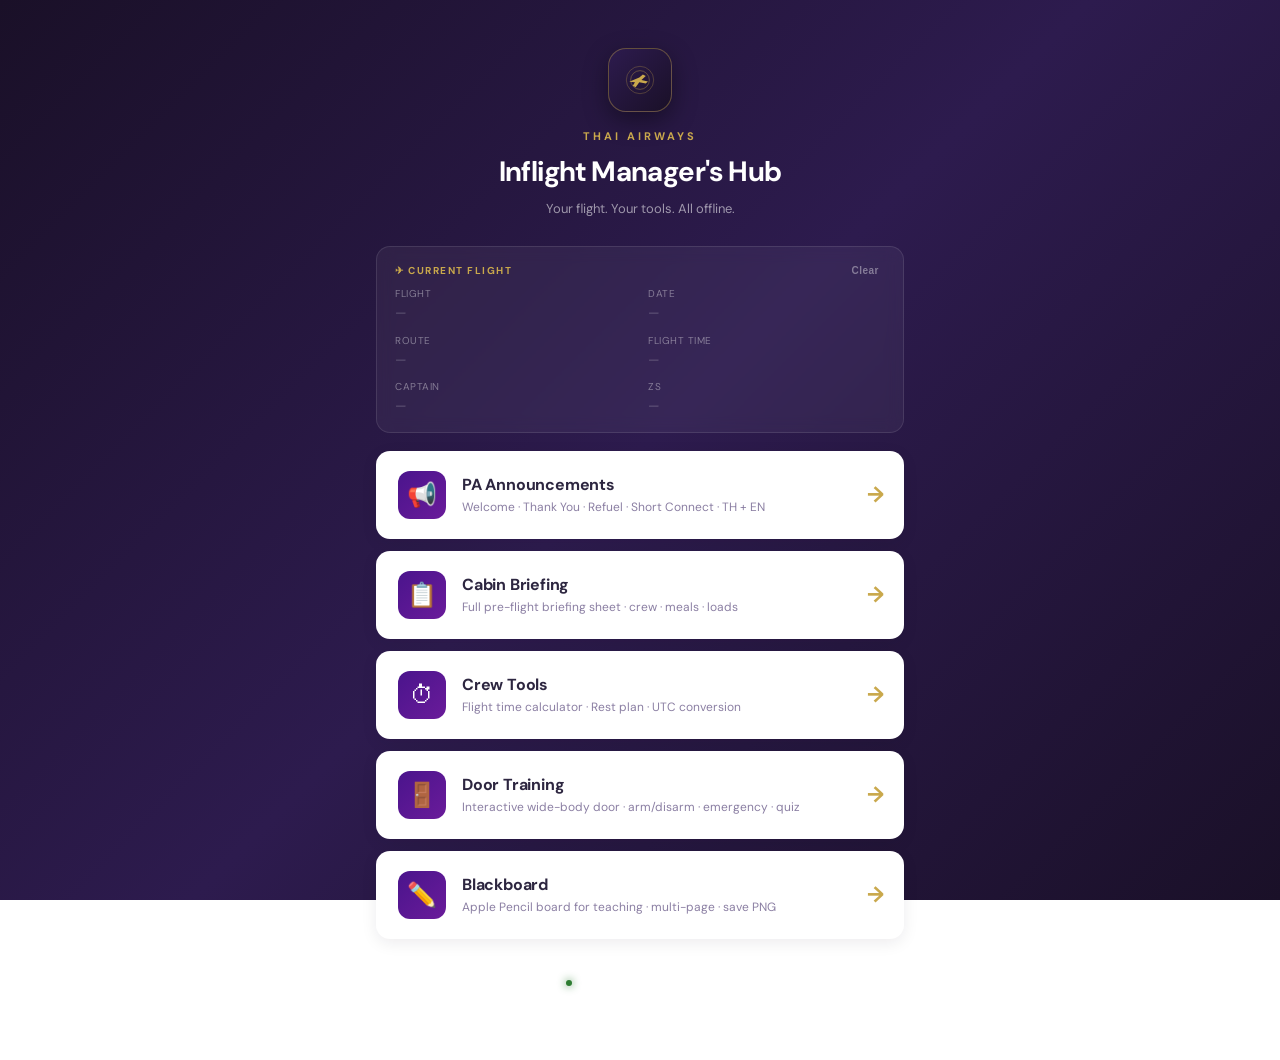
<file: index.html>
<!DOCTYPE html>
<html lang="en">
<head>
<meta charset="UTF-8">
<meta name="viewport" content="width=device-width, initial-scale=1.0, viewport-fit=cover, user-scalable=no">
<meta name="apple-mobile-web-app-capable" content="yes">
<meta name="apple-mobile-web-app-status-bar-style" content="black-translucent">
<meta name="apple-mobile-web-app-title" content="IM Hub">
<meta name="theme-color" content="#1a1028">
<title>Inflight Manager's Hub</title>
<link rel="manifest" href="./manifest.json">
<link rel="icon" type="image/svg+xml" href="./icons/icon.svg">
<link rel="apple-touch-icon" href="./icons/icon-192.png">
<link rel="preconnect" href="https://fonts.googleapis.com">
<link rel="preconnect" href="https://fonts.gstatic.com" crossorigin>
<link href="https://fonts.googleapis.com/css2?family=Noto+Sans+Thai:wght@300;400;600;700&family=DM+Sans:wght@300;400;500;600;700&family=JetBrains+Mono:wght@400;600&display=swap" rel="stylesheet">
<link rel="stylesheet" href="./shared/theme.css">
<style>
  /* ===== HUB HOME ===== */
  .hero {
    text-align: center;
    padding: 48px 20px 28px;
    color: #fff;
    padding-top: calc(48px + env(safe-area-inset-top));
  }
  .hero .mark {
    display: inline-flex;
    align-items: center;
    justify-content: center;
    width: 64px;
    height: 64px;
    border-radius: 18px;
    background: linear-gradient(135deg, #2d1b4e, #1a1028);
    border: 1.5px solid rgba(201, 168, 76, 0.4);
    margin-bottom: 16px;
    box-shadow: 0 8px 24px rgba(0,0,0,0.4);
  }
  .hero .mark svg { width: 36px; height: 36px; }
  .hero .brand {
    font-size: 11px;
    letter-spacing: 3px;
    text-transform: uppercase;
    color: var(--tg-gold);
    font-weight: 700;
    margin-bottom: 6px;
  }
  .hero h1 {
    font-size: 28px;
    font-weight: 700;
    letter-spacing: -0.6px;
    margin-bottom: 6px;
  }
  .hero .tagline {
    font-size: 13px;
    color: rgba(255,255,255,0.55);
  }

  /* Flight context card */
  .ctx-card {
    background: rgba(255,255,255,0.05);
    border: 1px solid rgba(255,255,255,0.1);
    border-radius: var(--radius);
    padding: 16px 18px;
    margin-bottom: 18px;
    color: rgba(255,255,255,0.85);
    backdrop-filter: blur(8px);
    -webkit-backdrop-filter: blur(8px);
  }
  .ctx-card .ctx-label {
    font-size: 10px;
    font-weight: 700;
    text-transform: uppercase;
    letter-spacing: 1.5px;
    color: var(--tg-gold);
    margin-bottom: 8px;
    display: flex;
    align-items: center;
    justify-content: space-between;
  }
  .ctx-card .ctx-clear {
    background: none;
    border: none;
    color: rgba(255,255,255,0.4);
    font-size: 10px;
    font-weight: 600;
    letter-spacing: 0.5px;
    cursor: pointer;
    padding: 2px 6px;
  }
  .ctx-card .ctx-clear:hover { color: rgba(255,255,255,0.8); }
  .ctx-grid {
    display: grid;
    grid-template-columns: 1fr 1fr;
    gap: 10px 16px;
    font-size: 13px;
  }
  .ctx-grid > div { display: flex; flex-direction: column; gap: 2px; }
  .ctx-grid .k {
    font-size: 10px;
    text-transform: uppercase;
    color: rgba(255,255,255,0.4);
    letter-spacing: 0.5px;
  }
  .ctx-grid .v {
    font-family: 'JetBrains Mono', monospace;
    font-weight: 600;
    color: #fff;
  }
  .ctx-grid .v.empty { color: rgba(255,255,255,0.25); font-style: italic; font-family: inherit; font-weight: 400; }

  /* Plugin tiles */
  .tiles {
    display: flex;
    flex-direction: column;
    gap: 12px;
  }
  .tile {
    display: flex;
    align-items: center;
    gap: 16px;
    padding: 20px 22px;
    background: var(--card-bg);
    border-radius: var(--radius);
    text-decoration: none;
    color: var(--text);
    box-shadow: var(--shadow);
    transition: transform 0.15s var(--ease), box-shadow 0.2s var(--ease);
    position: relative;
    overflow: hidden;
  }
  .tile:active { transform: scale(0.98); }
  .tile:hover { box-shadow: var(--shadow-lg); }
  .tile::after {
    content: '→';
    position: absolute;
    right: 20px;
    font-size: 22px;
    color: var(--tg-gold);
    font-weight: 700;
  }
  .tile-icon {
    width: 48px;
    height: 48px;
    border-radius: 12px;
    display: flex;
    align-items: center;
    justify-content: center;
    font-size: 24px;
    flex-shrink: 0;
    background: linear-gradient(135deg, var(--tg-purple) 0%, var(--tg-purple-light) 100%);
    color: #fff;
  }
  .tile-body { flex: 1; min-width: 0; padding-right: 24px; }
  .tile-title {
    font-size: 16px;
    font-weight: 700;
    color: var(--text);
    margin-bottom: 2px;
    letter-spacing: -0.2px;
  }
  .tile-desc {
    font-size: 12px;
    color: var(--text-muted);
    line-height: 1.45;
  }

  .footer {
    text-align: center;
    margin-top: 32px;
    font-size: 11px;
    color: rgba(255,255,255,0.3);
    letter-spacing: 0.5px;
  }
  .footer .status {
    display: inline-flex;
    align-items: center;
    gap: 6px;
    padding: 4px 10px;
    border-radius: 10px;
    background: rgba(255,255,255,0.06);
    margin-bottom: 8px;
  }
  .footer .dot {
    width: 6px; height: 6px; border-radius: 50%;
    background: var(--tg-green);
    box-shadow: 0 0 8px var(--tg-green);
  }
  .footer .dot.offline { background: var(--tg-amber); box-shadow: 0 0 8px var(--tg-amber); }
</style>
</head>
<body>

<div class="hero">
  <div class="mark">
    <svg viewBox="0 0 100 100" fill="none">
      <circle cx="50" cy="50" r="38" stroke="#c9a84c" stroke-width="2" opacity="0.4"/>
      <circle cx="50" cy="50" r="26" stroke="#c9a84c" stroke-width="1.5" opacity="0.7"/>
      <path d="M 20 55 L 48 43 L 58 35 L 66 39 L 54 50 L 72 54 L 66 60 L 48 56 L 38 70 L 30 66 L 36 56 Z" fill="#c9a84c"/>
    </svg>
  </div>
  <div class="brand">Thai Airways</div>
  <h1>Inflight Manager's Hub</h1>
  <div class="tagline">Your flight. Your tools. All offline.</div>
</div>

<div class="container">

  <div class="ctx-card" id="ctxCard">
    <div class="ctx-label">
      <span>✈ Current Flight</span>
      <button class="ctx-clear" id="ctxClear">Clear</button>
    </div>
    <div class="ctx-grid" id="ctxGrid"></div>
  </div>

  <div class="tiles">
    <a class="tile" href="./plugins/announcement/">
      <div class="tile-icon">📢</div>
      <div class="tile-body">
        <div class="tile-title">PA Announcements</div>
        <div class="tile-desc">Welcome · Thank You · Refuel · Short Connect · TH + EN</div>
      </div>
    </a>
    <a class="tile" href="./plugins/briefing/">
      <div class="tile-icon">📋</div>
      <div class="tile-body">
        <div class="tile-title">Cabin Briefing</div>
        <div class="tile-desc">Full pre-flight briefing sheet · crew · meals · loads</div>
      </div>
    </a>
    <a class="tile" href="./plugins/crew-tools/">
      <div class="tile-icon">⏱</div>
      <div class="tile-body">
        <div class="tile-title">Crew Tools</div>
        <div class="tile-desc">Flight time calculator · Rest plan · UTC conversion</div>
      </div>
    </a>
    <a class="tile" href="./plugins/door-training/">
      <div class="tile-icon">🚪</div>
      <div class="tile-body">
        <div class="tile-title">Door Training</div>
        <div class="tile-desc">Interactive wide-body door · arm/disarm · emergency · quiz</div>
      </div>
    </a>
    <a class="tile" href="./plugins/blackboard/">
      <div class="tile-icon">✏️</div>
      <div class="tile-body">
        <div class="tile-title">Blackboard</div>
        <div class="tile-desc">Apple Pencil board for teaching · multi-page · save PNG</div>
      </div>
    </a>
  </div>

  <div class="footer">
    <div class="status">
      <span class="dot" id="netDot"></span>
      <span id="netLabel">Online · Ready for offline</span>
    </div>
    <div>v1.0.0 · Private tool</div>
  </div>

</div>

<script type="module">
  import { FlightContext } from './shared/flight-context.js';
  import { registerSW } from './shared/ui.js';

  registerSW('./sw.js', './');

  // ===== Render flight context summary =====
  const grid = document.getElementById('ctxGrid');
  const ctxClear = document.getElementById('ctxClear');

  function fmt(val, empty = '—') {
    if (val == null || val === '' || val === 0) return `<span class="v empty">${empty}</span>`;
    return `<span class="v">${String(val)}</span>`;
  }
  function fmtTime(t) {
    if (!t || (t.h == null && t.m == null)) return `<span class="v empty">—</span>`;
    return `<span class="v">${t.h ?? 0}h ${String(t.m ?? 0).padStart(2,'0')}m</span>`;
  }

  function render(ctx) {
    grid.innerHTML = `
      <div><span class="k">Flight</span>${fmt(ctx.flightNo)}</div>
      <div><span class="k">Date</span>${fmt(ctx.date)}</div>
      <div><span class="k">Route</span>${fmt(ctx.dep.airport && ctx.arr.airport ? `${ctx.dep.airport} → ${ctx.arr.airport}` : '')}</div>
      <div><span class="k">Flight time</span>${fmtTime(ctx.flightTime)}</div>
      <div><span class="k">Captain</span>${fmt(ctx.pic)}</div>
      <div><span class="k">ZS</span>${fmt(ctx.zs)}</div>
    `;
  }

  render(FlightContext.load());
  FlightContext.subscribe(render);

  ctxClear.addEventListener('click', () => {
    if (confirm('Clear current flight data from all plugins?')) {
      FlightContext.clear();
    }
  });

  // ===== Network status =====
  const dot = document.getElementById('netDot');
  const label = document.getElementById('netLabel');
  function updateNet() {
    if (navigator.onLine) {
      dot.classList.remove('offline');
      label.textContent = 'Online · Ready for offline';
    } else {
      dot.classList.add('offline');
      label.textContent = 'Offline · Running locally';
    }
  }
  updateNet();
  window.addEventListener('online', updateNet);
  window.addEventListener('offline', updateNet);
</script>

</body>
</html>
</file>
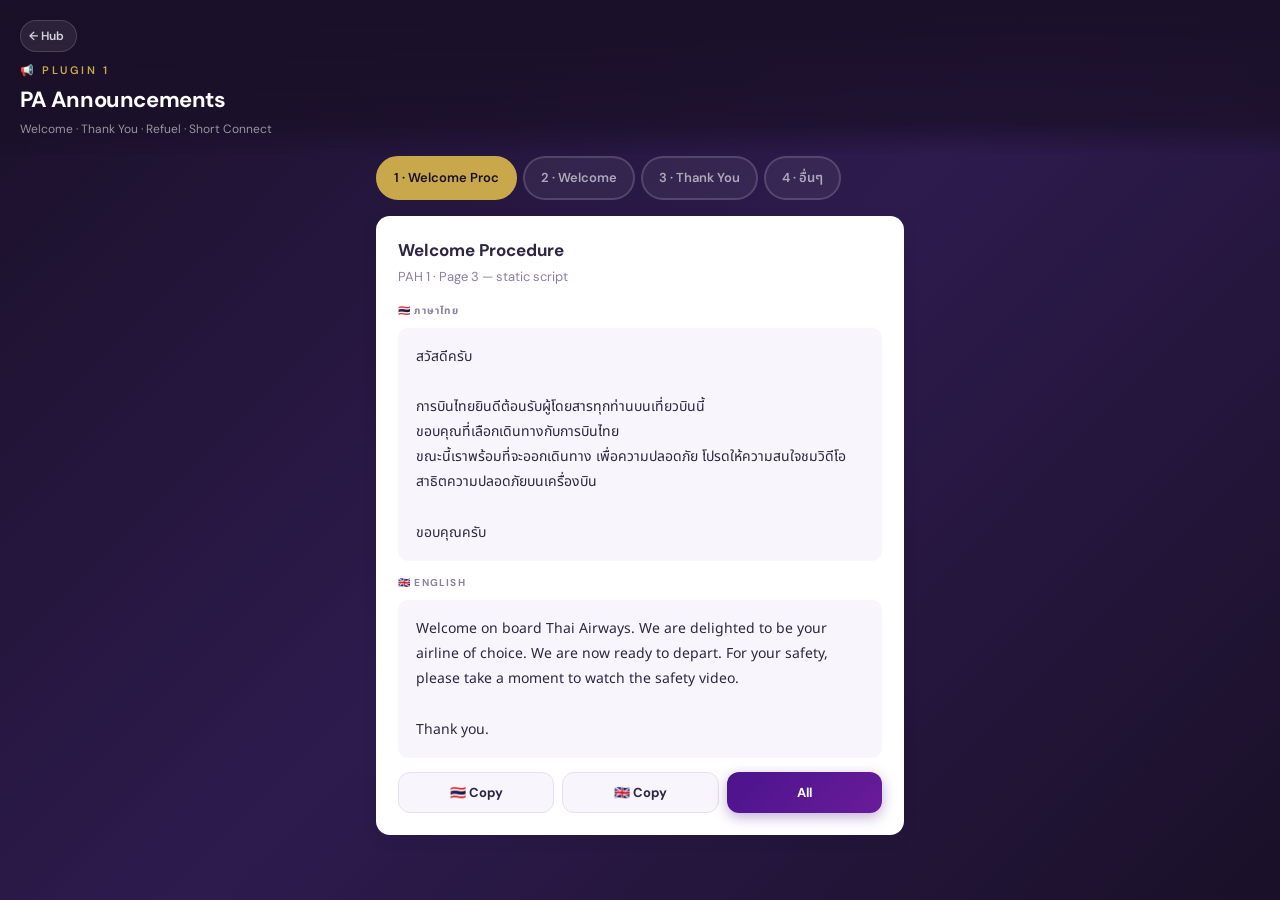
<file: plugins/announcement/index.html>
<!DOCTYPE html>
<html lang="th">
<head>
<meta charset="UTF-8">
<meta name="viewport" content="width=device-width, initial-scale=1.0, viewport-fit=cover, user-scalable=no">
<meta name="apple-mobile-web-app-capable" content="yes">
<meta name="apple-mobile-web-app-status-bar-style" content="black-translucent">
<meta name="theme-color" content="#1a1028">
<title>PA Announcements · IM Hub</title>
<link rel="manifest" href="../../manifest.json">
<link rel="icon" type="image/svg+xml" href="../../icons/icon.svg">
<link rel="apple-touch-icon" href="../../icons/icon-192.png">
<link rel="preconnect" href="https://fonts.googleapis.com">
<link rel="preconnect" href="https://fonts.gstatic.com" crossorigin>
<link href="https://fonts.googleapis.com/css2?family=Noto+Sans+Thai:wght@300;400;600;700&family=DM+Sans:wght@300;400;500;600;700&family=JetBrains+Mono:wght@400;600&display=swap" rel="stylesheet">
<link rel="stylesheet" href="../../shared/theme.css">
<style>
  /* Plugin-specific: flight badge & static PA blocks */
  .flight-badge {
    display: flex;
    align-items: center;
    justify-content: space-between;
    gap: 10px;
    padding: 10px 14px;
    background: linear-gradient(135deg, rgba(74,20,140,0.08), rgba(201,168,76,0.08));
    border: 1px solid rgba(201,168,76,0.3);
    border-radius: 10px;
    margin-top: 10px;
    font-size: 12px;
  }
  .flight-badge .route {
    font-family: 'JetBrains Mono', monospace;
    font-weight: 700;
    color: var(--tg-purple);
  }
  .flight-badge .detail { color: var(--text-muted); }

  .cs-status { margin-top: 6px; font-size: 11px; }
  .cs-status .auto {
    color: var(--tg-green);
    display: inline-flex;
    align-items: center;
    gap: 5px;
    font-weight: 600;
  }
  .cs-status .auto::before {
    content: '';
    width: 6px; height: 6px; border-radius: 50%;
    background: var(--tg-green);
  }
  .cs-status .manual { color: var(--tg-amber); font-weight: 600; }

  /* Static PA content blocks */
  .pa-body {
    background: var(--input-bg);
    border-radius: 10px;
    padding: 16px 18px;
    margin: 10px 0 14px;
    font-family: 'Noto Sans Thai', 'DM Sans', sans-serif;
    font-size: 14px;
    line-height: 1.8;
    white-space: pre-wrap;
  }
  .pa-lang-label {
    font-size: 10px;
    text-transform: uppercase;
    letter-spacing: 1.2px;
    color: var(--text-muted);
    font-weight: 700;
    margin-bottom: 6px;
  }
  .pa-lang-label:not(:first-child) { margin-top: 14px; }
  .pa-divider {
    border: none;
    border-top: 1px dashed var(--border-strong);
    margin: 12px 0;
  }

  .copy-row {
    display: flex;
    gap: 8px;
  }
  .copy-row .btn { margin-top: 0; padding: 11px 14px; font-size: 13px; }

  .sub-nav {
    display: flex;
    gap: 8px;
    margin-bottom: 14px;
  }
  .sub-nav .section-btn { flex: 1; padding: 11px 10px; font-size: 12px; }

  .sub-panel { display: none; }
  .sub-panel.active { display: block; animation: fadeIn 0.3s var(--ease); }
</style>
</head>
<body>

<header class="app-header">
  <a href="../../" class="back-btn">← Hub</a>
  <div class="logo">📢 Plugin 1</div>
  <h1>PA Announcements</h1>
  <div class="sub">Welcome · Thank You · Refuel · Short Connect</div>
</header>

<div class="container">

  <!-- Section Nav -->
  <div class="section-nav">
    <button class="section-btn active" data-section="welcome-proc">1 · Welcome Proc</button>
    <button class="section-btn" data-section="welcome-ann">2 · Welcome</button>
    <button class="section-btn" data-section="thankyou">3 · Thank You</button>
    <button class="section-btn" data-section="others">4 · อื่นๆ</button>
  </div>

  <!-- ========== 1: WELCOME PROCEDURE ========== -->
  <div id="panel-welcome-proc" class="section-panel active">
    <div class="card">
      <h2>Welcome Procedure</h2>
      <div class="card-sub">PAH 1 · Page 3 — static script</div>

      <div class="pa-lang-label">🇹🇭 ภาษาไทย</div>
      <div class="pa-body" id="wp-th">สวัสดีครับ

การบินไทยยินดีต้อนรับผู้โดยสารทุกท่านบนเที่ยวบินนี้
ขอบคุณที่เลือกเดินทางกับการบินไทย
ขณะนี้เราพร้อมที่จะออกเดินทาง เพื่อความปลอดภัย โปรดให้ความสนใจชมวิดีโอสาธิตความปลอดภัยบนเครื่องบิน

ขอบคุณครับ</div>

      <div class="pa-lang-label">🇬🇧 English</div>
      <div class="pa-body" id="wp-en">Welcome on board Thai Airways. We are delighted to be your airline of choice. We are now ready to depart. For your safety, please take a moment to watch the safety video.

Thank you.</div>

      <div class="copy-row">
        <button class="btn btn-ghost" data-copy-ids="wp-th">🇹🇭 Copy</button>
        <button class="btn btn-ghost" data-copy-ids="wp-en">🇬🇧 Copy</button>
        <button class="btn btn-primary" data-copy-ids="wp-th,wp-en">All</button>
      </div>
    </div>
  </div>

  <!-- ========== 2: WELCOME ANNOUNCEMENT (generator) ========== -->
  <div id="panel-welcome-ann" class="section-panel">
    <div class="card">
      <div class="card-title">Flight</div>
      <div class="fg">
        <label>Flight Number</label>
        <input type="text" id="flightInput" class="mono center" placeholder="TG910" maxlength="7" autocomplete="off" inputmode="text">
      </div>
      <div id="flightInfo" class="hidden"></div>
    </div>

    <div class="card">
      <div class="card-title">Crew & Flight time</div>
      <div class="fg">
        <label>กัปตัน / Captain</label>
        <input type="text" id="captainInput" placeholder="ชื่อกัปตัน">
      </div>
      <div class="fg">
        <label>หัวหน้าพนักงานต้อนรับ / Zone Supervisor</label>
        <input type="text" id="zsInput" placeholder="ชื่อ ZS">
      </div>
      <div class="fg">
        <label>Codeshare</label>
        <input type="text" id="codeshareInput" placeholder="สายการบิน codeshare">
        <div class="cs-status" id="codeshareStatus"></div>
      </div>
      <div class="fg">
        <label>สนามบิน / Airport <span style="color:var(--text-muted);font-weight:500">(แก้ไขได้ · edit to override)</span></label>
        <input type="text" id="airportInput" placeholder="auto-filled from flight">
      </div>
      <div class="fg">
        <label>เวลาบิน / Flight time</label>
        <div class="row">
          <div class="fg"><input type="number" id="hoursInput" class="mono center" placeholder="ชม." min="0" max="20" inputmode="numeric"></div>
          <div class="fg"><input type="number" id="minutesInput" class="mono center" placeholder="นาที" min="0" max="59" inputmode="numeric"></div>
        </div>
      </div>
      <button class="btn btn-primary" id="btnGenerate">สร้างคำประกาศ / Generate</button>
    </div>

    <div id="outputArea" class="output-area">
      <div class="output-card">
        <div class="output-tab-bar">
          <div class="output-tab active" data-tab="th">🇹🇭 ไทย</div>
          <div class="output-tab" data-tab="en">🇬🇧 English</div>
          <div class="output-tab" data-tab="both">ทั้งหมด</div>
        </div>
        <div id="outputContent" class="output-content"></div>
        <div class="divider"></div>
        <div class="copy-row">
          <button class="btn btn-ghost" id="copyTh">🇹🇭 Copy</button>
          <button class="btn btn-ghost" id="copyEn">🇬🇧 Copy</button>
          <button class="btn btn-primary" id="copyBoth">All</button>
        </div>
      </div>
    </div>
  </div>

  <!-- ========== 3: THANK YOU ========== -->
  <div id="panel-thankyou" class="section-panel">
    <div class="card">
      <h2>Thank You Procedure</h2>
      <div class="card-sub">PAH 3 · Page 60 — static script</div>

      <div class="pa-lang-label">🇹🇭 ภาษาไทย</div>
      <div class="pa-body" id="ty-th">ท่านผู้โดยสารครับ

ทุกช่วงเวลาที่ท่านเดินทางกับการบินไทย มีความหมายกับเราเสมอ
เราขอขอบคุณจากใจ ขอบคุณที่เลือกเดินทางกับการบินไทยครับ</div>

      <div class="pa-lang-label">🇬🇧 English</div>
      <div class="pa-body" id="ty-en">Dear Passengers,

Your every moment on board with THAI is meaningful to us.
Thank you for flying THAI.</div>

      <div class="copy-row">
        <button class="btn btn-ghost" data-copy-ids="ty-th">🇹🇭 Copy</button>
        <button class="btn btn-ghost" data-copy-ids="ty-en">🇬🇧 Copy</button>
        <button class="btn btn-primary" data-copy-ids="ty-th,ty-en">All</button>
      </div>
    </div>
  </div>

  <!-- ========== 4: OTHERS ========== -->
  <div id="panel-others" class="section-panel">
    <div class="sub-nav">
      <button class="section-btn active" data-sub="refuel">⛽ Refueling</button>
      <button class="section-btn" data-sub="shortconnect">🔗 Short Connect</button>
    </div>

    <!-- 4.1 Refueling -->
    <div id="sub-refuel" class="sub-panel active">
      <div class="card">
        <h2>Refueling with PAX on Board</h2>
        <div class="card-sub">Static script</div>

        <div class="pa-lang-label">🇹🇭 ภาษาไทย</div>
        <div class="pa-body" id="rf-th">ท่านผู้โดยสารครับ

เพื่อความปลอดภัย ในขณะเติมน้ำมัน กรุณานั่งประจำที่ ปลดเข็มขัดที่นั่ง งดสูบบุหรี่ งดใช้ห้องน้ำ และงดใช้อุปกรณ์อิเล็กทรอนิกส์ทุกชนิด

ขอบคุณครับ</div>

        <div class="pa-lang-label">🇬🇧 English</div>
        <div class="pa-body" id="rf-en">Ladies and Gentlemen,

For safety reasons, while the aircraft is being refueled, please remain seated, release seat belt, refrain from smoking or using the lavatories. All electronic devices must be turned off.

Thank you.</div>

        <div class="copy-row">
          <button class="btn btn-ghost" data-copy-ids="rf-th">🇹🇭 Copy</button>
          <button class="btn btn-ghost" data-copy-ids="rf-en">🇬🇧 Copy</button>
          <button class="btn btn-primary" data-copy-ids="rf-th,rf-en">All</button>
        </div>
      </div>
    </div>

    <!-- 4.2 Short Connect -->
    <div id="sub-shortconnect" class="sub-panel">
      <div class="card">
        <h2>Short Connect Passengers</h2>
        <div class="card-sub">Enter destination + connecting airline</div>

        <div class="fg">
          <label>ปลายทาง / Destination</label>
          <input type="text" id="scDestTh" placeholder="เมือง เช่น ลอนดอน">
        </div>
        <div class="fg">
          <label>สายการบิน / Airline</label>
          <input type="text" id="scAirlineTh" placeholder="เช่น Turkish Airlines">
        </div>
        <button class="btn btn-primary" id="btnGenerateSC">สร้างคำประกาศ Short Connect</button>

        <div id="sc-output" style="display:none;margin-top:14px;">
          <div class="pa-lang-label">🇹🇭 ภาษาไทย</div>
          <div class="pa-body" id="sc-th"></div>

          <div class="pa-lang-label">🇬🇧 English</div>
          <div class="pa-body" id="sc-en"></div>

          <div class="copy-row" id="sc-copy-row">
            <button class="btn btn-ghost" data-copy-ids="sc-th">🇹🇭 Copy</button>
            <button class="btn btn-ghost" data-copy-ids="sc-en">🇬🇧 Copy</button>
            <button class="btn btn-primary" data-copy-ids="sc-th,sc-en">All</button>
          </div>
        </div>
      </div>
    </div>
  </div>

</div>

<script type="module">
  import { CODESHARE, AIRPORTS, FLIGHTS } from './data.js';
  import { FlightContext } from '../../shared/flight-context.js';
  import { copyText, registerSW } from '../../shared/ui.js';

  registerSW('../../sw.js', '../../');
  const $ = id => document.getElementById(id);

  // ===== STATE =====
  let currentTab = 'th';
  let paData = { th: '', en: '' };

  // ===== SECTION NAV =====
  document.querySelectorAll('.section-nav .section-btn').forEach(btn => {
    btn.addEventListener('click', () => {
      const id = btn.dataset.section;
      document.querySelectorAll('.section-nav .section-btn').forEach(b => b.classList.remove('active'));
      btn.classList.add('active');
      document.querySelectorAll('.section-panel').forEach(p => p.classList.remove('active'));
      $('panel-' + id).classList.add('active');
    });
  });

  // ===== SUB NAV (Others) =====
  document.querySelectorAll('.sub-nav .section-btn').forEach(btn => {
    btn.addEventListener('click', () => {
      const id = btn.dataset.sub;
      document.querySelectorAll('.sub-nav .section-btn').forEach(b => b.classList.remove('active'));
      btn.classList.add('active');
      document.querySelectorAll('.sub-panel').forEach(p => p.classList.remove('active'));
      $('sub-' + id).classList.add('active');
    });
  });

  // ===== GREETING =====
  function getGreeting(dep) {
    if (!dep) return { en: 'Evening', th: 'สวัสดี' };
    const h = parseInt(dep.substring(0, 2));
    if (h < 12) return { en: 'Morning', th: 'สวัสดี' };
    if (h < 18) return { en: 'Afternoon', th: 'สวัสดี' };
    return { en: 'Evening', th: 'สวัสดี' };
  }

  // ===== FLIGHT INPUT AUTO-LOOKUP =====
  $('flightInput').addEventListener('input', function () {
    let v = this.value.toUpperCase().replace(/[^A-Z0-9]/g, '');
    if (v && !v.startsWith('TG')) v = 'TG' + v.replace(/^TG/, '');
    this.value = v;

    const info = $('flightInfo');
    const csInput = $('codeshareInput');
    const csStatus = $('codeshareStatus');

    if (v.length >= 5) {
      const fl = FLIGHTS[v];
      const cs = CODESHARE[v];
      if (fl) {
        const ap = AIRPORTS[fl.dest] || {};
        info.className = 'flight-badge';
        info.innerHTML = `<span class="route">${v} → ${fl.dest}</span><span class="detail">${ap.city_en || fl.dest} · ${fl.h}h ${fl.m}m</span>`;
        $('hoursInput').value = fl.h;
        $('minutesInput').value = fl.m;
        // Auto-fill airport field (editable override)
        if (ap.th || ap.en) {
          $('airportInput').value = ap.th || ap.en;
        }
      } else {
        info.className = 'hidden';
      }
      if (cs) {
        csInput.value = cs;
        csStatus.innerHTML = '<span class="auto">Auto-filled from Route Spec</span>';
      } else {
        csInput.value = '';
        csStatus.innerHTML = '<span class="manual">⚠️ ไม่พบ codeshare — กรอกเองหรือเว้นว่าง</span>';
      }
    } else {
      info.className = 'hidden';
      csStatus.innerHTML = '';
    }

    // Sync to shared context (including fields we auto-filled)
    FlightContext.patch({
      flightNo: v,
      codeshare: csInput.value.trim(),
      airport: $('airportInput').value.trim(),
      flightTime: {
        h: parseInt($('hoursInput').value) || null,
        m: parseInt($('minutesInput').value) || null,
      },
    });
  });

  // ===== SHARED CONTEXT BINDING (2-way) =====
  const ctx = FlightContext.load();
  if (ctx.flightNo) { $('flightInput').value = ctx.flightNo; $('flightInput').dispatchEvent(new Event('input')); }
  if (ctx.pic) $('captainInput').value = ctx.pic;
  if (ctx.zs) $('zsInput').value = ctx.zs;
  if (ctx.codeshare) $('codeshareInput').value = ctx.codeshare;
  if (ctx.airport) $('airportInput').value = ctx.airport;
  if (ctx.flightTime && ctx.flightTime.h != null) $('hoursInput').value = ctx.flightTime.h;
  if (ctx.flightTime && ctx.flightTime.m != null) $('minutesInput').value = ctx.flightTime.m;

  $('captainInput').addEventListener('input', (e) => FlightContext.patch({ pic: e.target.value.trim() }));
  $('zsInput').addEventListener('input', (e) => FlightContext.patch({ zs: e.target.value.trim() }));
  $('codeshareInput').addEventListener('input', (e) => FlightContext.patch({ codeshare: e.target.value.trim() }));
  $('airportInput').addEventListener('input', (e) => FlightContext.patch({ airport: e.target.value.trim() }));
  $('hoursInput').addEventListener('input', (e) => FlightContext.patch({ flightTime: { h: parseInt(e.target.value) || null } }));
  $('minutesInput').addEventListener('input', (e) => FlightContext.patch({ flightTime: { m: parseInt(e.target.value) || null } }));

  // ===== GENERATE WELCOME ANNOUNCEMENT =====
  function generate() {
    const flight = $('flightInput').value.toUpperCase();
    const captain = $('captainInput').value.trim();
    const zs = $('zsInput').value.trim();
    const codeshare = $('codeshareInput').value.trim();
    const airportOverride = $('airportInput').value.trim();
    const hours = $('hoursInput').value;
    const minutes = $('minutesInput').value;

    if (!flight || !captain || !zs) {
      alert('กรุณากรอก: เลขเที่ยวบิน, กัปตัน, หัวหน้าพนักงานต้อนรับ');
      return;
    }

    const num = flight.replace('TG', '');
    const fl = FLIGHTS[flight] || {};
    const ap = AIRPORTS[fl.dest] || {};
    const h = hours || fl.h || '?';
    const m = minutes || fl.m || '?';
    const greeting = getGreeting(fl.dep);
    const cityTh = ap.city_th || fl.dest || '___';
    const cityEn = ap.city_en || fl.dest || '___';
    const apTh = airportOverride || ap.th || '___';
    const apEn = airportOverride || ap.en || '___';
    const csText = codeshare || '………';

    paData.th = `ท่านผู้โดยสารครับ

การบินไทย สายการบินสมาชิก Star Alliance ร่วมกับสายการบิน ${csText}

กัปตัน ${captain} หัวหน้าพนักงานต้อนรับ ${zs} ผู้จัดการเที่ยวบิน ชยานนท์ และลูกเรือทุกคน มีความยินดีต้อนรับท่านสู่บริการเอื้องหลวง เที่ยวบิน TG ${num} นำท่านไปยัง${cityTh} โดยจะใช้เวลาบินไปยัง${apTh} ${h} ชั่วโมง ${m} นาที

ขอเรียนให้ทราบว่าการบินไทยเป็นสายการบินปลอดบุหรี่ เราขอสงวนสิทธิ์ที่จะระงับการบริการเครื่องดื่มแอลกอฮอล์แก่ผู้ที่มีอายุต่ำกว่า 18 ปี หรือผู้ที่มีอาการมึนเมา และไม่อนุญาตให้ท่านนำเครื่องดื่มแอลกอฮอล์มาดื่มเองในระหว่างเที่ยวบิน

⛔ เช็คก่อน: มี Duty Free on board หรือไม่? — ไม่มี→ข้ามย่อหน้านี้

สำหรับผู้ที่มีความประสงค์จะซื้อสินค้าปลอดภาษี ท่านจะพบรายการสินค้าพร้อมใบสั่งซื้อในกระเป๋าหน้าที่นั่ง หากท่านประสงค์จะซื้อสินค้า กรุณาติดต่อลูกเรือ เราจะหยุดการจำหน่ายสินค้า 45 นาทีก่อนเครื่องลงครับ

เราหวังเป็นอย่างยิ่งว่าท่านจะได้รับความสะดวกสบายตลอดเที่ยวบินนี้ และอีกสักครู่เราจะตรวจความเรียบร้อยภายในห้องโดยสาร เพื่อความปลอดภัยกรุณาปฏิบัติตามคำแนะนำของลูกเรือ โทรศัพท์มือถือและอุปกรณ์อิเล็กทรอนิกส์รับส่งสัญญาณ กรุณาเปลี่ยนเป็นไฟลท์โหมดหรือปิดอุปกรณ์ดังกล่าว การบินไทยไม่อนุญาตให้ผู้โดยสารใช้หรือชาร์จ Power Banks ตลอดระยะเวลาการบินครับ

ขอบคุณครับ`;

    paData.en = `Good ${greeting.en},
Ladies and Gentlemen,

Welcome aboard Thai Airways International, a member of Star Alliance, together with ${csText}

Captain ${captain}, Zone Supervisor ${zs}, Crew In Charge Chayanonth and the crew would like to welcome you on board our Royal Orchid Service Flight TG ${num} bound for ${cityEn}. The flight time to ${apEn} will be ${h} hour(s) and ${m} minutes.

Please be informed that Thai Airways is a non-smoking airline. We will not serve alcohol to passengers under the age of 18 or those who appear intoxicated. The consumption of your own alcoholic beverages is not permitted.

⛔ CHECK: Duty Free on board? If NO → Skip this paragraph

You will find a copy of our Duty Free catalogue with the order form in the seat pocket. If you would like to make a purchase, please contact our cabin crew. Sales will be closed 45 minutes before landing.

We wish you a pleasant flight.

And in a few minutes, we will perform a final safety check. Please follow the safety instructions given by our cabin crew. All mobile phones and transmitting portable electronic devices must be set to flight mode or turn off at this time. Passengers are not allowed to use or charge Power Banks during the entire flight.

Thank you.`;

    switchTab(currentTab);
    $('outputArea').classList.add('show');
    $('outputArea').scrollIntoView({ behavior: 'smooth', block: 'start' });
  }

  function switchTab(tab) {
    currentTab = tab;
    document.querySelectorAll('.output-tab').forEach(el => el.classList.toggle('active', el.dataset.tab === tab));
    const content = $('outputContent');
    if (tab === 'th') content.textContent = paData.th;
    else if (tab === 'en') content.textContent = paData.en;
    else content.textContent = paData.th + '\n\n━━━━━━━━━━━━━━━━━━━━━━━━━━━━━━\n\n' + paData.en;
  }

  $('btnGenerate').addEventListener('click', generate);
  document.querySelectorAll('.output-tab').forEach(el => el.addEventListener('click', () => switchTab(el.dataset.tab)));
  $('copyTh').addEventListener('click', () => copyText(paData.th));
  $('copyEn').addEventListener('click', () => copyText(paData.en));
  $('copyBoth').addEventListener('click', () => copyText(paData.th + '\n\n━━━━━━━━━━━━━━━━━━━━━━━━━━━━━━\n\n' + paData.en));

  // ===== SHORT CONNECT =====
  $('btnGenerateSC').addEventListener('click', () => {
    const dest = $('scDestTh').value.trim();
    const airline = $('scAirlineTh').value.trim();
    if (!dest || !airline) {
      alert('กรุณากรอก: ปลายทาง และ สายการบิน');
      return;
    }
    $('sc-th').textContent = `ท่านผู้โดยสารครับ
ท่านที่จะเดินทางต่อไปยัง${dest} โดยสายการบิน ${airline}

• กรุณาเตรียมพร้อมที่จะลงจากเครื่อง ที่ประตูทางออกด้านหน้า และขอความกรุณาผู้โดยสารท่านอื่นนั่งอยู่กับที่ก่อน เพื่ออำนวยความสะดวกสำหรับผู้โดยสารที่จะต่อเครื่อง

• กรุณาติดต่อเจ้าหน้าที่ภาคพื้นที่ประตูทางออกทันทีที่ลงจากเครื่องบิน

ขอบคุณครับ`;
    $('sc-en').textContent = `Ladies and Gentlemen,

Passengers with a connecting flight to ${dest} with ${airline} Airlines,

• Please be ready to disembark at the forward exit. All other passengers are asked to remain seated in order to facilitate the transfer of these passengers.

• Please identify yourself to the ground staff at the gate after disembarkation.

Thank you.`;
    $('sc-output').style.display = 'block';
    $('sc-output').scrollIntoView({ behavior: 'smooth', block: 'start' });
  });

  // ===== COPY STATIC BLOCKS =====
  document.querySelectorAll('[data-copy-ids]').forEach(btn => {
    btn.addEventListener('click', () => {
      const ids = btn.dataset.copyIds.split(',');
      const parts = ids.map(id => $(id).textContent.trim());
      const text = parts.join('\n\n━━━━━━━━━━━━━━━━━━━━━━━━━━━━━━\n\n');
      copyText(text);
    });
  });
</script>

</body>
</html>
</file>
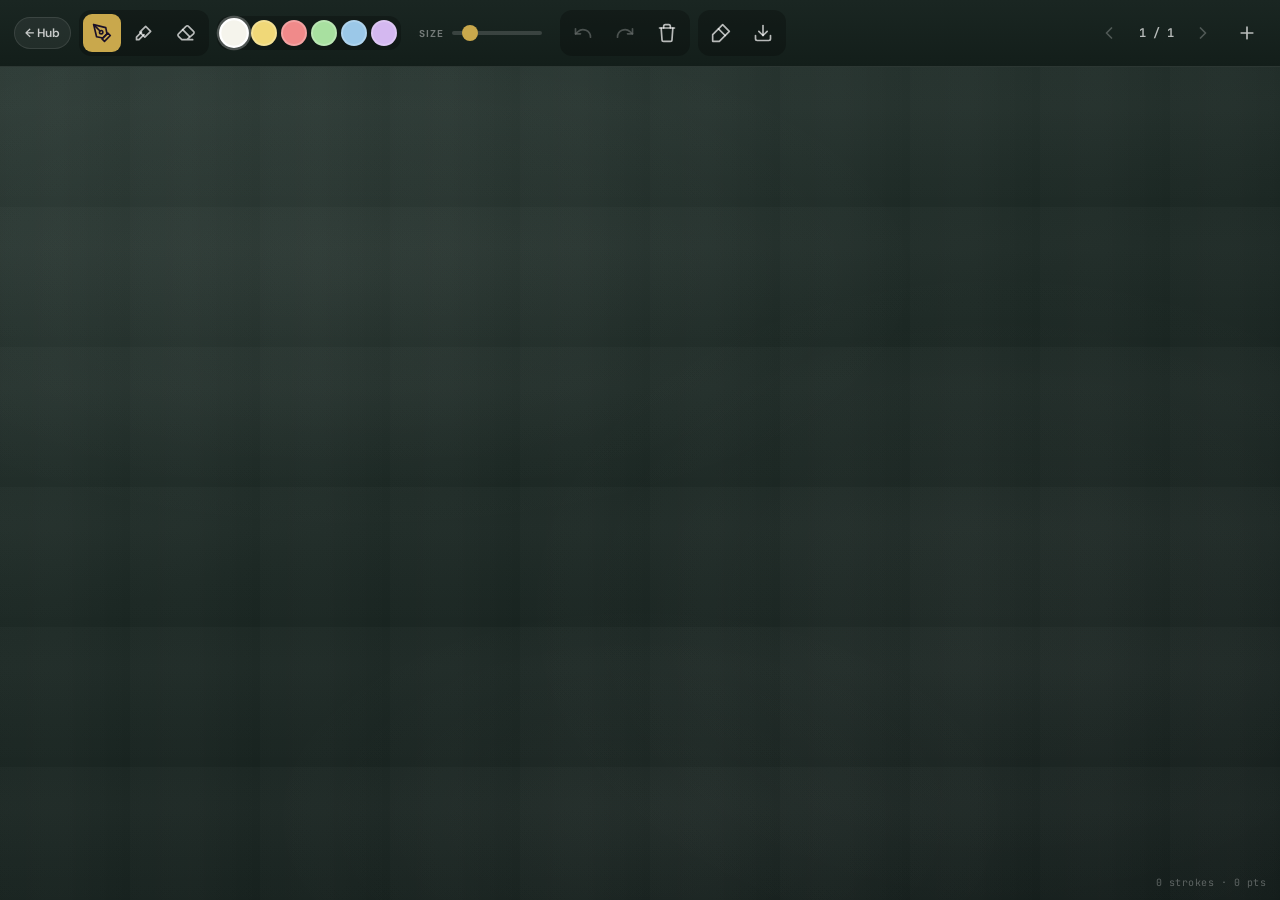
<file: plugins/blackboard/index.html>
<!DOCTYPE html>
<html lang="en">
<head>
<meta charset="UTF-8">
<meta name="viewport" content="width=device-width, initial-scale=1.0, viewport-fit=cover, user-scalable=no">
<meta name="apple-mobile-web-app-capable" content="yes">
<meta name="apple-mobile-web-app-status-bar-style" content="black-translucent">
<meta name="theme-color" content="#0e1a16">
<title>Blackboard · IM Hub</title>
<link rel="manifest" href="../../manifest.json">
<link rel="icon" type="image/svg+xml" href="../../icons/icon.svg">
<link rel="apple-touch-icon" href="../../icons/icon-192.png">
<link rel="preconnect" href="https://fonts.googleapis.com">
<link rel="preconnect" href="https://fonts.gstatic.com" crossorigin>
<link href="https://fonts.googleapis.com/css2?family=DM+Sans:wght@400;600;700&family=JetBrains+Mono:wght@400;600&display=swap" rel="stylesheet">
<link rel="stylesheet" href="../../shared/theme.css">
<style>
  html, body {
    height: 100vh;
    height: 100dvh;
    overflow: hidden;
    overscroll-behavior: none;
    background: #0e1a16;
  }
  body {
    display: flex;
    flex-direction: column;
    color: #fff;
  }

  /* ===== Toolbar ===== */
  .bb-toolbar {
    flex-shrink: 0;
    display: flex;
    align-items: center;
    gap: 8px;
    padding: 10px 14px;
    padding-top: calc(10px + env(safe-area-inset-top));
    padding-left: calc(14px + env(safe-area-inset-left));
    padding-right: calc(14px + env(safe-area-inset-right));
    background: linear-gradient(180deg, #1a2622 0%, #131e1a 100%);
    border-bottom: 1px solid rgba(255,255,255,0.08);
    overflow-x: auto;
    -webkit-overflow-scrolling: touch;
    scrollbar-width: none;
  }
  .bb-toolbar::-webkit-scrollbar { display: none; }

  .bb-back {
    display: inline-flex;
    align-items: center;
    gap: 4px;
    padding: 6px 10px;
    background: rgba(255,255,255,0.06);
    border: 1px solid rgba(255,255,255,0.1);
    border-radius: 18px;
    color: rgba(255,255,255,0.75);
    font-size: 12px;
    font-weight: 600;
    text-decoration: none;
    flex-shrink: 0;
  }

  .bb-group {
    display: flex;
    align-items: center;
    gap: 4px;
    padding: 4px;
    background: rgba(0,0,0,0.25);
    border-radius: 12px;
    flex-shrink: 0;
  }

  .bb-btn {
    width: 38px;
    height: 38px;
    display: inline-flex;
    align-items: center;
    justify-content: center;
    background: transparent;
    border: none;
    border-radius: 9px;
    color: rgba(255,255,255,0.7);
    cursor: pointer;
    transition: background 0.15s, color 0.15s;
    font-family: inherit;
    font-size: 14px;
    font-weight: 600;
  }
  .bb-btn:hover { background: rgba(255,255,255,0.06); color: #fff; }
  .bb-btn:active { background: rgba(255,255,255,0.12); }
  .bb-btn.active {
    background: var(--tg-gold);
    color: #1a1028;
  }
  .bb-btn:disabled { opacity: 0.35; cursor: not-allowed; }
  .bb-btn svg { width: 20px; height: 20px; }

  .bb-swatch {
    width: 26px;
    height: 26px;
    border-radius: 50%;
    border: 2px solid rgba(255,255,255,0.2);
    cursor: pointer;
    flex-shrink: 0;
    transition: transform 0.15s, border-color 0.15s;
    padding: 0;
  }
  .bb-swatch:hover { transform: scale(1.1); }
  .bb-swatch.active {
    border-color: #fff;
    transform: scale(1.15);
    box-shadow: 0 0 0 2px rgba(255,255,255,0.25);
  }

  .bb-size-wrap {
    display: flex;
    align-items: center;
    gap: 8px;
    padding: 0 10px;
    flex-shrink: 0;
  }
  .bb-size-wrap label {
    font-size: 10px;
    font-weight: 700;
    letter-spacing: 1px;
    text-transform: uppercase;
    color: rgba(255,255,255,0.4);
  }
  .bb-size {
    -webkit-appearance: none;
    appearance: none;
    width: 90px;
    height: 4px;
    background: rgba(255,255,255,0.15);
    border-radius: 2px;
    outline: none;
  }
  .bb-size::-webkit-slider-thumb {
    -webkit-appearance: none;
    width: 16px;
    height: 16px;
    border-radius: 50%;
    background: var(--tg-gold);
    cursor: pointer;
  }
  .bb-size::-moz-range-thumb {
    width: 16px;
    height: 16px;
    border-radius: 50%;
    background: var(--tg-gold);
    cursor: pointer;
    border: none;
  }

  .bb-pages {
    margin-left: auto;
    display: flex;
    align-items: center;
    gap: 6px;
    flex-shrink: 0;
    padding-left: 8px;
  }
  .bb-page-label {
    font-family: 'JetBrains Mono', monospace;
    font-size: 12px;
    font-weight: 600;
    color: rgba(255,255,255,0.7);
    min-width: 44px;
    text-align: center;
  }

  /* ===== Canvas stage ===== */
  .bb-stage {
    flex: 1;
    position: relative;
    overflow: hidden;
    /* Chalkboard slate: warm-cool slate base, faint eraser sweeps,
       soft smudge highlights to break up the flat field. */
    background:
      /* faint horizontal eraser sweeps */
      repeating-linear-gradient(180deg,
        rgba(220, 230, 225, 0.018) 0px,
        rgba(220, 230, 225, 0.028) 40px,
        rgba(220, 230, 225, 0.012) 90px,
        transparent 140px),
      /* subtle vertical chalk-dust streaks */
      repeating-linear-gradient(90deg,
        rgba(255, 255, 255, 0.010) 0px,
        rgba(255, 255, 255, 0.018) 60px,
        transparent 130px),
      /* big soft eraser blooms */
      radial-gradient(ellipse 65% 45% at 28% 25%, rgba(240,245,235,0.04), transparent 70%),
      radial-gradient(ellipse 55% 60% at 78% 65%, rgba(240,245,235,0.035), transparent 70%),
      radial-gradient(ellipse 40% 35% at 50% 90%, rgba(240,245,235,0.03), transparent 75%),
      /* base slate */
      linear-gradient(160deg, #2a3833 0%, #1a2622 45%, #131c1a 100%);
  }
  .bb-canvas {
    position: absolute;
    inset: 0;
    width: 100%;
    height: 100%;
    touch-action: none;
    cursor: crosshair;
    display: block;
  }

  /* Pen-only badge */
  .bb-mode-pill {
    position: absolute;
    top: 12px;
    left: 50%;
    transform: translateX(-50%);
    background: rgba(0,0,0,0.55);
    color: rgba(255,255,255,0.85);
    padding: 5px 12px;
    border-radius: 14px;
    font-size: 11px;
    font-weight: 600;
    letter-spacing: 0.6px;
    pointer-events: none;
    opacity: 0;
    transition: opacity 0.3s;
    backdrop-filter: blur(8px);
  }
  .bb-mode-pill.show { opacity: 1; }

  /* Stats bottom-right */
  .bb-stats {
    position: absolute;
    right: 14px;
    bottom: calc(10px + env(safe-area-inset-bottom));
    font-family: 'JetBrains Mono', monospace;
    font-size: 10px;
    color: rgba(255,255,255,0.3);
    pointer-events: none;
    letter-spacing: 0.5px;
  }

  /* Compact toolbar on narrow screens */
  @media (max-width: 640px) {
    .bb-toolbar { gap: 6px; padding: 8px 10px; padding-top: calc(8px + env(safe-area-inset-top)); }
    .bb-btn { width: 34px; height: 34px; }
    .bb-swatch { width: 22px; height: 22px; }
    .bb-size-wrap { display: none; }
  }
</style>
</head>
<body>

<div class="bb-toolbar">
  <a class="bb-back" href="../../">← Hub</a>

  <div class="bb-group" role="group" aria-label="Tools">
    <button class="bb-btn" data-tool="pen" title="Pen" aria-label="Pen">
      <svg viewBox="0 0 24 24" fill="none" stroke="currentColor" stroke-width="2" stroke-linecap="round" stroke-linejoin="round"><path d="M12 19l7-7 3 3-7 7-3-3z"/><path d="M18 13l-1.5-7.5L2 2l3.5 14.5L13 18l5-5z"/><path d="M2 2l7.586 7.586"/><circle cx="11" cy="11" r="2"/></svg>
    </button>
    <button class="bb-btn" data-tool="highlight" title="Highlighter" aria-label="Highlighter">
      <svg viewBox="0 0 24 24" fill="none" stroke="currentColor" stroke-width="2" stroke-linecap="round" stroke-linejoin="round"><path d="M9 11l-6 6v3h3l6-6"/><path d="M14 4l6 6-7 7-6-6z"/></svg>
    </button>
    <button class="bb-btn" data-tool="eraser" title="Eraser" aria-label="Eraser">
      <svg viewBox="0 0 24 24" fill="none" stroke="currentColor" stroke-width="2" stroke-linecap="round" stroke-linejoin="round"><path d="M20 20H7L3 16a2 2 0 010-3l9-9a2 2 0 013 0l6 6a2 2 0 010 3L13 20"/><path d="M16 16L8 8"/></svg>
    </button>
  </div>

  <div class="bb-group" role="group" aria-label="Color">
    <button class="bb-swatch active" data-color="#f5f4ec" style="background:#f5f4ec" title="Chalk"></button>
    <button class="bb-swatch" data-color="#f0d878" style="background:#f0d878" title="Yellow chalk"></button>
    <button class="bb-swatch" data-color="#f08a8a" style="background:#f08a8a" title="Red chalk"></button>
    <button class="bb-swatch" data-color="#a8e0a0" style="background:#a8e0a0" title="Green chalk"></button>
    <button class="bb-swatch" data-color="#9bc8e8" style="background:#9bc8e8" title="Blue chalk"></button>
    <button class="bb-swatch" data-color="#d4b8f0" style="background:#d4b8f0" title="Purple chalk"></button>
  </div>

  <div class="bb-size-wrap">
    <label for="bbSize">Size</label>
    <input class="bb-size" id="bbSize" type="range" min="1" max="16" step="0.5" value="3">
  </div>

  <div class="bb-group" role="group" aria-label="History">
    <button class="bb-btn" id="bbUndo" title="Undo" aria-label="Undo">
      <svg viewBox="0 0 24 24" fill="none" stroke="currentColor" stroke-width="2" stroke-linecap="round" stroke-linejoin="round"><path d="M3 7v6h6"/><path d="M21 17a9 9 0 00-15-6.7L3 13"/></svg>
    </button>
    <button class="bb-btn" id="bbRedo" title="Redo" aria-label="Redo">
      <svg viewBox="0 0 24 24" fill="none" stroke="currentColor" stroke-width="2" stroke-linecap="round" stroke-linejoin="round"><path d="M21 7v6h-6"/><path d="M3 17a9 9 0 0115-6.7L21 13"/></svg>
    </button>
    <button class="bb-btn" id="bbClear" title="Clear page" aria-label="Clear page">
      <svg viewBox="0 0 24 24" fill="none" stroke="currentColor" stroke-width="2" stroke-linecap="round" stroke-linejoin="round"><path d="M3 6h18"/><path d="M8 6V4a2 2 0 012-2h4a2 2 0 012 2v2"/><path d="M19 6l-1 14a2 2 0 01-2 2H8a2 2 0 01-2-2L5 6"/></svg>
    </button>
  </div>

  <div class="bb-group" role="group" aria-label="More">
    <button class="bb-btn" id="bbPenOnly" title="Pen-only mode (palm rejection)" aria-label="Pen-only mode">
      <svg viewBox="0 0 24 24" fill="none" stroke="currentColor" stroke-width="2" stroke-linecap="round" stroke-linejoin="round"><path d="M14 2l8 8-12 12H2v-8z"/><path d="M9 7l8 8"/></svg>
    </button>
    <button class="bb-btn" id="bbSave" title="Save PNG" aria-label="Save PNG">
      <svg viewBox="0 0 24 24" fill="none" stroke="currentColor" stroke-width="2" stroke-linecap="round" stroke-linejoin="round"><path d="M21 15v4a2 2 0 01-2 2H5a2 2 0 01-2-2v-4"/><path d="M7 10l5 5 5-5"/><path d="M12 15V3"/></svg>
    </button>
  </div>

  <div class="bb-pages">
    <button class="bb-btn" id="bbPrev" title="Previous page" aria-label="Previous page">
      <svg viewBox="0 0 24 24" fill="none" stroke="currentColor" stroke-width="2" stroke-linecap="round" stroke-linejoin="round"><path d="M15 18l-6-6 6-6"/></svg>
    </button>
    <span class="bb-page-label" id="bbPageLabel">1 / 1</span>
    <button class="bb-btn" id="bbNext" title="Next page" aria-label="Next page">
      <svg viewBox="0 0 24 24" fill="none" stroke="currentColor" stroke-width="2" stroke-linecap="round" stroke-linejoin="round"><path d="M9 18l6-6-6-6"/></svg>
    </button>
    <button class="bb-btn" id="bbAddPage" title="Add page" aria-label="Add page">
      <svg viewBox="0 0 24 24" fill="none" stroke="currentColor" stroke-width="2" stroke-linecap="round" stroke-linejoin="round"><path d="M12 5v14M5 12h14"/></svg>
    </button>
  </div>
</div>

<div class="bb-stage" id="bbStage">
  <canvas class="bb-canvas" id="bbCanvas"></canvas>
  <div class="bb-mode-pill" id="bbModePill">Pen only · palm ignored</div>
  <div class="bb-stats" id="bbStats"></div>
</div>

<script type="module">
import { toast } from '../../shared/ui.js';
import { registerSW } from '../../shared/ui.js';

registerSW('../../sw.js', '../../');

/* ===================================================================
   Blackboard — vector strokes on a single canvas.
   Strokes: { tool, color, size, points: [{x,y,p}] }
   Pages:   array of stroke arrays
   Persisted to localStorage under 'blackboard:doc:v1'
   =================================================================== */

const STORAGE_KEY = 'blackboard:doc:v1';
const MAX_PAGES = 50;

const canvas = document.getElementById('bbCanvas');
// desynchronized: true puts the canvas on its own compositor layer,
// dramatically lowering Apple Pencil → screen latency on iPad Safari.
const ctx = canvas.getContext('2d', { desynchronized: true, alpha: true });
const stage = document.getElementById('bbStage');
const stats = document.getElementById('bbStats');
const modePill = document.getElementById('bbModePill');
const sizeInput = document.getElementById('bbSize');
const pageLabel = document.getElementById('bbPageLabel');

const state = {
  tool: 'pen',
  color: '#f5f4ec',
  size: 3,
  penOnly: false,
  pages: [[]],       // each page = array of strokes
  page: 0,
  undone: [],        // per-page redo stacks (mirrors structure of pages)
  drawing: false,
  current: null,     // stroke being drawn
  activePointerId: null,
  dpr: Math.max(1, window.devicePixelRatio || 1),
  strokeRect: null,  // cached canvas rect for the active stroke
  rawUpdateSeen: false, // browser supports pointerrawupdate → skip pointermove
};
state.undone = state.pages.map(() => []);

/* ---------- Persistence ---------- */
let saveScheduled = false;
function save() {
  if (saveScheduled) return;
  saveScheduled = true;
  const run = () => {
    saveScheduled = false;
    try {
      const data = { pages: state.pages, page: state.page };
      localStorage.setItem(STORAGE_KEY, JSON.stringify(data));
    } catch (e) {
      // localStorage may be full — silently ignore, user can save PNG
    }
  };
  // Defer off the input/render thread so lifting the Pencil doesn't hitch.
  if ('requestIdleCallback' in window) {
    requestIdleCallback(run, { timeout: 1000 });
  } else {
    setTimeout(run, 50);
  }
}
function load() {
  try {
    const raw = localStorage.getItem(STORAGE_KEY);
    if (!raw) return;
    const data = JSON.parse(raw);
    if (Array.isArray(data.pages) && data.pages.length) {
      state.pages = data.pages;
      state.page = Math.min(data.page ?? 0, data.pages.length - 1);
      state.undone = state.pages.map(() => []);
    }
  } catch (e) { /* ignore */ }
}
load();

/* ---------- Canvas sizing ---------- */
function resizeCanvas() {
  const rect = stage.getBoundingClientRect();
  state.dpr = Math.max(1, window.devicePixelRatio || 1);
  canvas.width = Math.floor(rect.width * state.dpr);
  canvas.height = Math.floor(rect.height * state.dpr);
  canvas.style.width = rect.width + 'px';
  canvas.style.height = rect.height + 'px';
  ctx.setTransform(state.dpr, 0, 0, state.dpr, 0, 0);
  redrawAll();
}
window.addEventListener('resize', resizeCanvas);
window.addEventListener('orientationchange', () => setTimeout(resizeCanvas, 100));

// iOS Safari: URL bar collapse/expand doesn't always fire `resize`.
// ResizeObserver fires on any layout change to the stage, so the canvas
// bitmap stays in sync with its rendered CSS size.
if (typeof ResizeObserver !== 'undefined') {
  const ro = new ResizeObserver(() => resizeCanvas());
  ro.observe(stage);
}
if (window.visualViewport) {
  window.visualViewport.addEventListener('resize', resizeCanvas);
}

/* ---------- Chalk texture ----------
   Per-color noise patterns make pen strokes look like chalk:
   variable opacity along the stroke, small gaps inside the line,
   roughened edges. The pattern lives in canvas coordinates so it
   tiles deterministically — redraws are identical to the original.
*/
const chalkPatternCache = new Map();

function makeChalkPattern(color) {
  const SIZE = 240;
  const c = document.createElement('canvas');
  c.width = c.height = SIZE;
  const cx = c.getContext('2d');
  cx.fillStyle = color;
  // Dense overlapping circles with variable opacity → chalky body
  for (let i = 0; i < 8000; i++) {
    cx.globalAlpha = 0.25 + Math.random() * 0.55;
    const r = 0.3 + Math.random() * 1.4;
    cx.beginPath();
    cx.arc(Math.random() * SIZE, Math.random() * SIZE, r, 0, Math.PI * 2);
    cx.fill();
  }
  // A few darker "gaps" to suggest chalk skipping
  cx.globalCompositeOperation = 'destination-out';
  for (let i = 0; i < 600; i++) {
    cx.globalAlpha = 0.2 + Math.random() * 0.5;
    cx.beginPath();
    cx.arc(Math.random() * SIZE, Math.random() * SIZE, 0.4 + Math.random() * 1.1, 0, Math.PI * 2);
    cx.fill();
  }
  return c;
}

function chalkPatternFor(color) {
  let p = chalkPatternCache.get(color);
  if (!p) {
    const tex = makeChalkPattern(color);
    p = ctx.createPattern(tex, 'repeat');
    chalkPatternCache.set(color, p);
  }
  return p;
}

/* ---------- Drawing primitives ---------- */
function strokeStyle(s) {
  if (s.tool === 'eraser') {
    ctx.globalCompositeOperation = 'destination-out';
    ctx.strokeStyle = 'rgba(0,0,0,1)';
    ctx.globalAlpha = 1;
  } else if (s.tool === 'highlight') {
    ctx.globalCompositeOperation = 'source-over';
    ctx.strokeStyle = s.color;
    ctx.globalAlpha = 0.28;
  } else {
    // Chalk: pattern fill + slight transparency for that dusty look.
    ctx.globalCompositeOperation = 'source-over';
    ctx.strokeStyle = chalkPatternFor(s.color);
    ctx.globalAlpha = 0.92;
  }
  ctx.lineCap = 'round';
  ctx.lineJoin = 'round';
}

function drawStroke(s) {
  const pts = s.points;
  if (!pts || pts.length === 0) return;
  strokeStyle(s);

  if (pts.length === 1) {
    const p = pts[0];
    const w = effectiveWidth(s, p.p);
    ctx.beginPath();
    ctx.arc(p.x, p.y, w / 2, 0, Math.PI * 2);
    ctx.fillStyle = ctx.strokeStyle;
    ctx.fill();
    return;
  }

  // Variable-width pen: draw each segment with its own lineWidth so
  // pressure changes visibly. Quadratic-smoothed through midpoints.
  for (let i = 1; i < pts.length; i++) {
    const a = pts[i - 1];
    const b = pts[i];
    const wA = effectiveWidth(s, a.p);
    const wB = effectiveWidth(s, b.p);
    ctx.lineWidth = (wA + wB) / 2;
    ctx.beginPath();
    if (i === 1) {
      ctx.moveTo(a.x, a.y);
    } else {
      const prev = pts[i - 2];
      ctx.moveTo((prev.x + a.x) / 2, (prev.y + a.y) / 2);
    }
    if (i === pts.length - 1) {
      ctx.lineTo(b.x, b.y);
    } else {
      const mx = (a.x + b.x) / 2;
      const my = (a.y + b.y) / 2;
      ctx.quadraticCurveTo(a.x, a.y, mx, my);
    }
    ctx.stroke();
  }

  ctx.globalAlpha = 1;
  ctx.globalCompositeOperation = 'source-over';
}

function effectiveWidth(s, pressure) {
  const base = s.size;
  if (s.tool === 'highlight') return base * 4;          // chunky marker
  if (s.tool === 'eraser')    return Math.max(8, base * 4);
  // Pen: pressure scales width from 0.3x → 1.4x of base
  const p = pressure == null ? 0.5 : pressure;
  return base * (0.3 + 1.1 * p);
}

function redrawAll() {
  ctx.save();
  ctx.setTransform(1, 0, 0, 1, 0, 0);
  ctx.clearRect(0, 0, canvas.width, canvas.height);
  ctx.restore();
  const page = state.pages[state.page] || [];
  for (const s of page) drawStroke(s);
  updateStats();
}

function updateStats() {
  const page = state.pages[state.page] || [];
  const total = page.reduce((n, s) => n + s.points.length, 0);
  stats.textContent = `${page.length} strokes · ${total} pts`;
  pageLabel.textContent = `${state.page + 1} / ${state.pages.length}`;
  document.getElementById('bbPrev').disabled = state.page === 0;
  document.getElementById('bbNext').disabled = state.page >= state.pages.length - 1;
  document.getElementById('bbUndo').disabled = (state.pages[state.page] || []).length === 0;
  document.getElementById('bbRedo').disabled = (state.undone[state.page] || []).length === 0;
}

/* ---------- Pointer handling ---------- */
function pointAt(e, rect) {
  return {
    x: e.clientX - rect.left,
    y: e.clientY - rect.top,
    p: e.pressure > 0 ? e.pressure : 0.5,
  };
}

function shouldAccept(e) {
  if (e.pointerType === 'pen') return true;
  if (e.pointerType === 'mouse') return true;
  // touch
  return !state.penOnly;
}

canvas.addEventListener('pointerdown', (e) => {
  if (!shouldAccept(e)) return;
  if (state.drawing) return;

  e.preventDefault();
  canvas.setPointerCapture(e.pointerId);
  state.drawing = true;
  state.activePointerId = e.pointerId;
  // Cache rect for the stroke — avoids forced layout on every pointermove.
  state.strokeRect = canvas.getBoundingClientRect();

  state.current = {
    tool: state.tool,
    color: state.color,
    size: state.size,
    points: [pointAt(e, state.strokeRect)],
  };
  // commit to page so live drawing IS the final drawing
  state.pages[state.page].push(state.current);
  state.undone[state.page] = [];
  drawStroke(state.current);
  updateStats();
});

function extend(e) {
  if (!state.drawing || e.pointerId !== state.activePointerId) return;
  if (!shouldAccept(e)) return;
  const rect = state.strokeRect;
  const events = (e.getCoalescedEvents && e.getCoalescedEvents().length)
    ? e.getCoalescedEvents()
    : [e];
  const pts = state.current.points;
  for (const ev of events) {
    pts.push(pointAt(ev, rect));
  }
  // Draw only the tail segments — much cheaper than full redraw.
  drawTail(state.current, events.length + 1);
}

function drawTail(s, tailCount) {
  const pts = s.points;
  const start = Math.max(1, pts.length - tailCount);
  strokeStyle(s);
  for (let i = start; i < pts.length; i++) {
    const a = pts[i - 1];
    const b = pts[i];
    ctx.lineWidth = (effectiveWidth(s, a.p) + effectiveWidth(s, b.p)) / 2;
    ctx.beginPath();
    if (i === 1) {
      ctx.moveTo(a.x, a.y);
    } else {
      const prev = pts[i - 2];
      ctx.moveTo((prev.x + a.x) / 2, (prev.y + a.y) / 2);
    }
    if (i === pts.length - 1) {
      ctx.lineTo(b.x, b.y);
    } else {
      const mx = (a.x + b.x) / 2;
      const my = (a.y + b.y) / 2;
      ctx.quadraticCurveTo(a.x, a.y, mx, my);
    }
    ctx.stroke();
  }
  ctx.globalAlpha = 1;
  ctx.globalCompositeOperation = 'source-over';
}

// Prefer pointerrawupdate (fires between frames, lowest latency on iPad).
// Fall back to pointermove on browsers that don't expose it.
canvas.addEventListener('pointerrawupdate', (e) => {
  state.rawUpdateSeen = true;
  extend(e);
});
canvas.addEventListener('pointermove', (e) => {
  if (state.rawUpdateSeen) return; // already handled by pointerrawupdate
  extend(e);
});

function endStroke(e) {
  if (!state.drawing) return;
  if (e && e.pointerId !== state.activePointerId) return;
  state.drawing = false;
  state.activePointerId = null;
  state.current = null;
  state.strokeRect = null;
  save();
  updateStats();
}
canvas.addEventListener('pointerup', endStroke);
canvas.addEventListener('pointercancel', endStroke);

/* ---------- Toolbar wiring ---------- */
function setTool(t) {
  state.tool = t;
  document.querySelectorAll('[data-tool]').forEach((b) => {
    b.classList.toggle('active', b.dataset.tool === t);
  });
}
function setColor(c) {
  state.color = c;
  document.querySelectorAll('[data-color]').forEach((b) => {
    b.classList.toggle('active', b.dataset.color === c);
  });
}

document.querySelectorAll('[data-tool]').forEach((b) => {
  b.addEventListener('click', () => setTool(b.dataset.tool));
});
document.querySelectorAll('[data-color]').forEach((b) => {
  b.addEventListener('click', () => setColor(b.dataset.color));
});
setTool('pen');

sizeInput.addEventListener('input', () => {
  state.size = parseFloat(sizeInput.value);
});

document.getElementById('bbUndo').addEventListener('click', () => {
  const page = state.pages[state.page];
  if (!page.length) return;
  state.undone[state.page].push(page.pop());
  redrawAll();
  save();
});
document.getElementById('bbRedo').addEventListener('click', () => {
  const stack = state.undone[state.page];
  if (!stack.length) return;
  state.pages[state.page].push(stack.pop());
  redrawAll();
  save();
});
document.getElementById('bbClear').addEventListener('click', () => {
  if (!state.pages[state.page].length) return;
  if (!confirm('Clear this page?')) return;
  state.pages[state.page] = [];
  state.undone[state.page] = [];
  redrawAll();
  save();
  toast('Page cleared');
});

document.getElementById('bbPenOnly').addEventListener('click', () => {
  state.penOnly = !state.penOnly;
  document.getElementById('bbPenOnly').classList.toggle('active', state.penOnly);
  modePill.classList.toggle('show', state.penOnly);
  if (state.penOnly) {
    setTimeout(() => modePill.classList.remove('show'), 1800);
  }
  toast(state.penOnly ? 'Pen only — palm ignored' : 'All input accepted');
});

document.getElementById('bbSave').addEventListener('click', () => {
  // Render onto an opaque background so the PNG isn't transparent.
  const out = document.createElement('canvas');
  out.width = canvas.width;
  out.height = canvas.height;
  const octx = out.getContext('2d');
  octx.fillStyle = '#0e1a16';
  octx.fillRect(0, 0, out.width, out.height);
  octx.drawImage(canvas, 0, 0);
  const url = out.toDataURL('image/png');
  const a = document.createElement('a');
  const stamp = new Date().toISOString().replace(/[:.]/g, '-').slice(0, 19);
  a.download = `blackboard-p${state.page + 1}-${stamp}.png`;
  a.href = url;
  document.body.appendChild(a);
  a.click();
  document.body.removeChild(a);
  toast('PNG saved');
});

document.getElementById('bbPrev').addEventListener('click', () => {
  if (state.page === 0) return;
  state.page--;
  redrawAll();
  save();
});
document.getElementById('bbNext').addEventListener('click', () => {
  if (state.page >= state.pages.length - 1) return;
  state.page++;
  redrawAll();
  save();
});
document.getElementById('bbAddPage').addEventListener('click', () => {
  if (state.pages.length >= MAX_PAGES) {
    toast(`Max ${MAX_PAGES} pages`);
    return;
  }
  state.pages.push([]);
  state.undone.push([]);
  state.page = state.pages.length - 1;
  redrawAll();
  save();
});

/* ---------- Keyboard shortcuts (handy on iPad with Magic Keyboard) ---------- */
window.addEventListener('keydown', (e) => {
  if (e.target.tagName === 'INPUT') return;
  const mod = e.metaKey || e.ctrlKey;
  if (mod && e.key === 'z' && !e.shiftKey) { e.preventDefault(); document.getElementById('bbUndo').click(); }
  else if (mod && (e.key === 'Z' || (e.key === 'z' && e.shiftKey))) { e.preventDefault(); document.getElementById('bbRedo').click(); }
  else if (e.key === '1') setTool('pen');
  else if (e.key === '2') setTool('highlight');
  else if (e.key === '3') setTool('eraser');
  else if (e.key === '[') document.getElementById('bbPrev').click();
  else if (e.key === ']') document.getElementById('bbNext').click();
});

/* ---------- Boot ---------- */
sizeInput.value = state.size;
resizeCanvas();
updateStats();
</script>

</body>
</html>
</file>
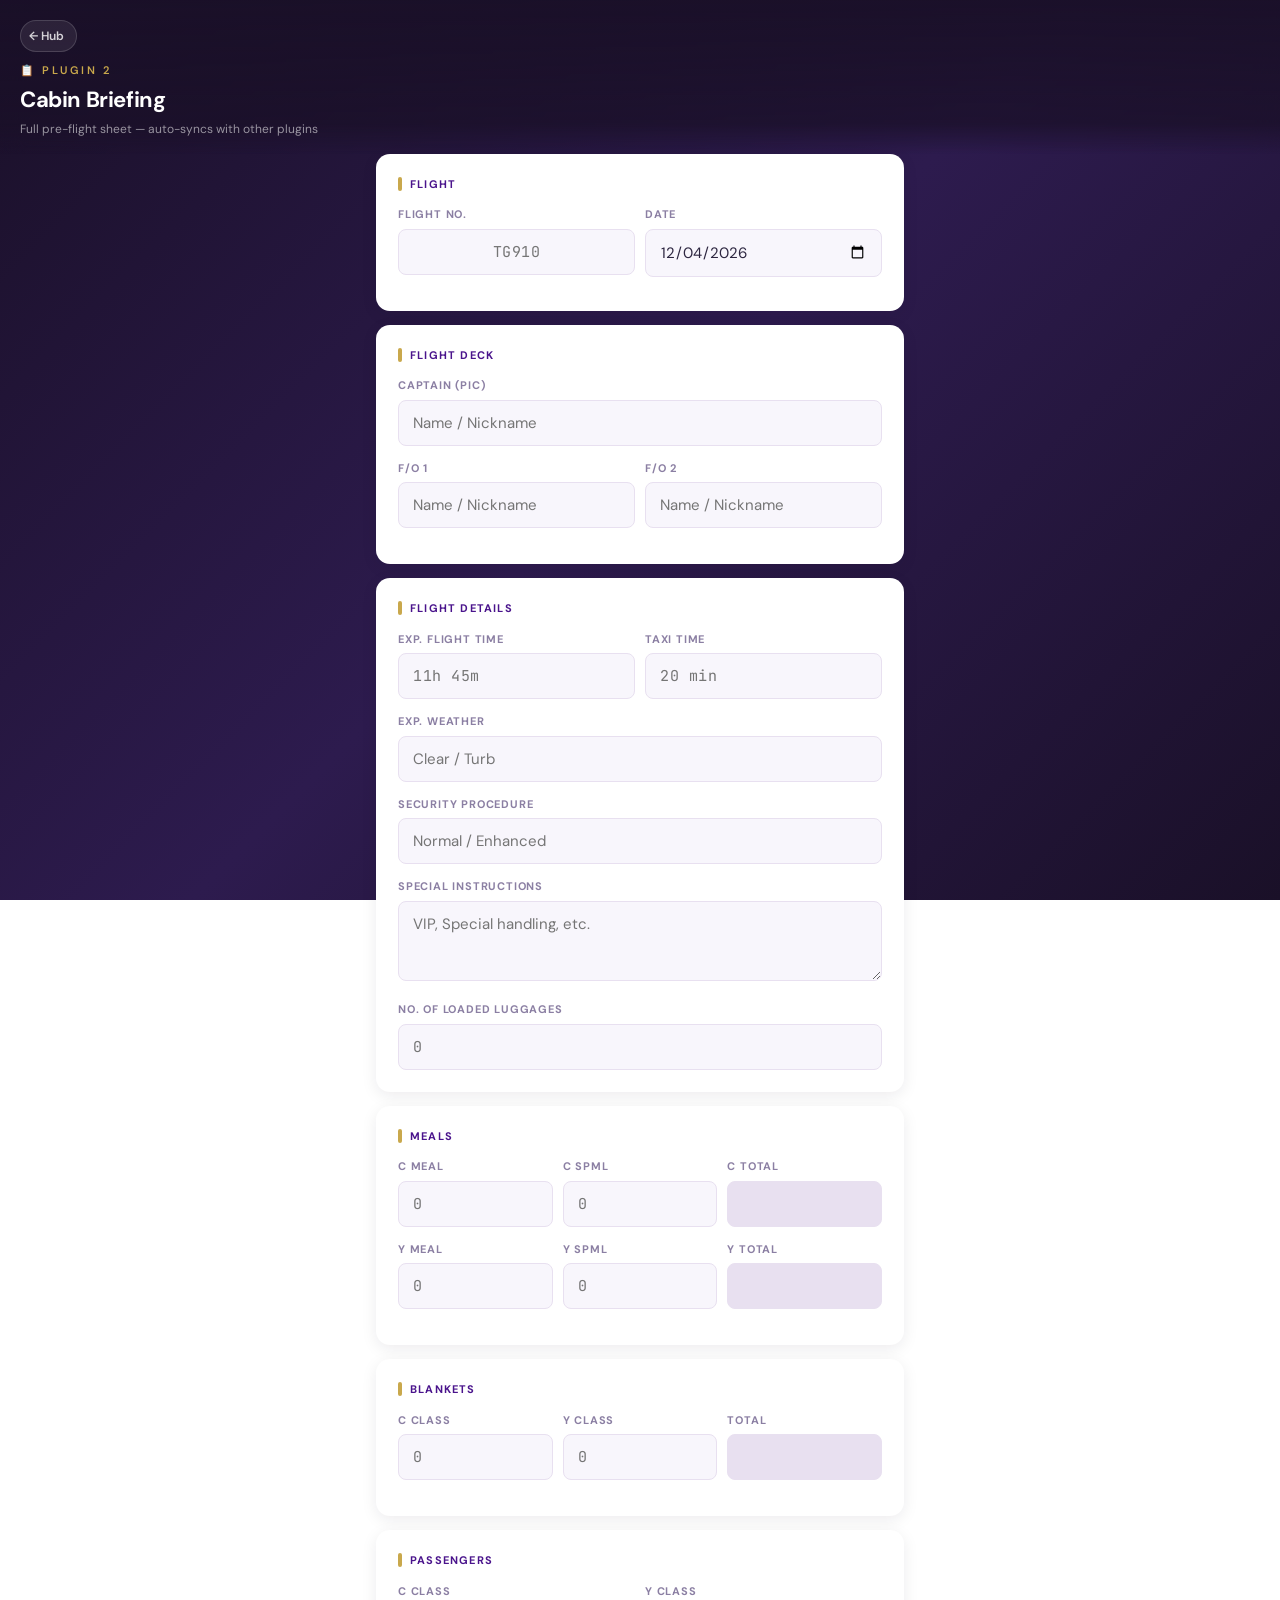
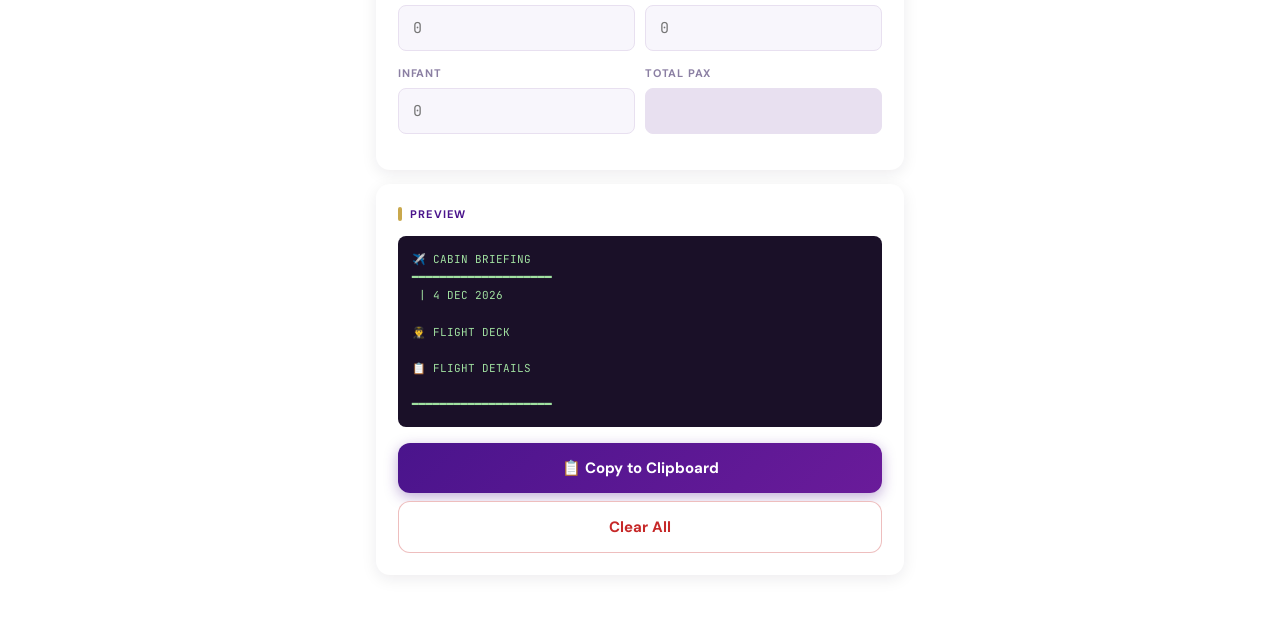
<file: plugins/briefing/index.html>
<!DOCTYPE html>
<html lang="en">
<head>
<meta charset="UTF-8">
<meta name="viewport" content="width=device-width, initial-scale=1.0, viewport-fit=cover, user-scalable=no">
<meta name="apple-mobile-web-app-capable" content="yes">
<meta name="apple-mobile-web-app-status-bar-style" content="black-translucent">
<meta name="theme-color" content="#1a1028">
<title>Cabin Briefing · IM Hub</title>
<link rel="manifest" href="../../manifest.json">
<link rel="icon" type="image/svg+xml" href="../../icons/icon.svg">
<link rel="apple-touch-icon" href="../../icons/icon-192.png">
<link rel="preconnect" href="https://fonts.googleapis.com">
<link rel="preconnect" href="https://fonts.gstatic.com" crossorigin>
<link href="https://fonts.googleapis.com/css2?family=Noto+Sans+Thai:wght@300;400;600;700&family=DM+Sans:wght@300;400;500;600;700&family=JetBrains+Mono:wght@400;600&display=swap" rel="stylesheet">
<link rel="stylesheet" href="../../shared/theme.css">
<style>
  .badge-row {
    display: flex;
    flex-wrap: wrap;
    gap: 6px;
    margin-top: 10px;
  }
  .info-box {
    background: var(--input-bg);
    border-left: 3px solid var(--tg-purple);
    padding: 10px 12px;
    border-radius: 6px;
    margin-top: 8px;
    font-size: 12px;
    color: var(--text);
    line-height: 1.55;
  }
  .info-box strong { color: var(--tg-purple); }

  .badge-red {
    background: rgba(198, 40, 40, 0.12);
    color: var(--tg-red);
    border: 1px solid rgba(198, 40, 40, 0.3);
  }
  .badge-green-full {
    background: rgba(46, 125, 50, 0.12);
    color: var(--tg-green);
    border: 1px solid rgba(46, 125, 50, 0.3);
  }
  .badge-aircraft {
    background: rgba(74, 20, 140, 0.1);
    color: var(--tg-purple);
    border: 1px solid rgba(74, 20, 140, 0.25);
  }
  .badge-sector {
    background: rgba(201, 168, 76, 0.1);
    color: #8a6f1f;
    border: 1px solid rgba(201, 168, 76, 0.3);
    font-family: 'JetBrains Mono', monospace;
  }
</style>
</head>
<body>

<header class="app-header">
  <a href="../../" class="back-btn">← Hub</a>
  <div class="logo">📋 Plugin 2</div>
  <h1>Cabin Briefing</h1>
  <div class="sub">Full pre-flight sheet — auto-syncs with other plugins</div>
</header>

<div class="container">

  <!-- FLIGHT & DATE -->
  <div class="card">
    <div class="card-title">Flight</div>
    <div class="row">
      <div class="fg">
        <label>Flight No.</label>
        <input type="text" id="flt" class="mono center" placeholder="TG910" maxlength="7" autocomplete="off">
      </div>
      <div class="fg">
        <label>Date</label>
        <input type="date" id="fdate">
      </div>
    </div>
    <div id="autoInfo"></div>
  </div>

  <!-- FLIGHT DECK -->
  <div class="card">
    <div class="card-title">Flight Deck</div>
    <div class="fg">
      <label>Captain (PIC)</label>
      <input type="text" id="pic" placeholder="Name / Nickname">
    </div>
    <div class="row">
      <div class="fg">
        <label>F/O 1</label>
        <input type="text" id="fo1" placeholder="Name / Nickname">
      </div>
      <div class="fg">
        <label>F/O 2</label>
        <input type="text" id="fo2" placeholder="Name / Nickname">
      </div>
    </div>
  </div>

  <!-- FLIGHT DETAILS -->
  <div class="card">
    <div class="card-title">Flight Details</div>
    <div class="row">
      <div class="fg">
        <label>Exp. Flight Time</label>
        <input type="text" id="ftime" class="mono" placeholder="11h 45m">
      </div>
      <div class="fg">
        <label>Taxi Time</label>
        <input type="text" id="taxi" class="mono" placeholder="20 min">
      </div>
    </div>
    <div class="fg">
      <label>Exp. Weather</label>
      <input type="text" id="wx" placeholder="Clear / Turb">
    </div>
    <div class="fg">
      <label>Security Procedure</label>
      <input type="text" id="security" placeholder="Normal / Enhanced">
    </div>
    <div class="fg">
      <label>Special Instructions</label>
      <textarea id="special" placeholder="VIP, Special handling, etc."></textarea>
    </div>
    <div class="fg">
      <label>No. of Loaded Luggages</label>
      <input type="text" id="luggage" class="mono" placeholder="0">
    </div>
  </div>

  <!-- GENDEC & SPRAY -->
  <div class="card" id="gendecCard" style="display:none;">
    <div class="card-title">GenDec & Spray</div>
    <div id="gendecSpray"></div>
  </div>

  <!-- MEALS -->
  <div class="card">
    <div class="card-title">Meals</div>
    <div class="row">
      <div class="fg"><label>C Meal</label><input type="text" id="mealC" class="mono" placeholder="0"></div>
      <div class="fg"><label>C SPML</label><input type="text" id="spmlC" class="mono" placeholder="0"></div>
      <div class="fg"><label>C Total</label><input type="text" id="mealCT" class="mono" readonly></div>
    </div>
    <div class="row">
      <div class="fg"><label>Y Meal</label><input type="text" id="mealY" class="mono" placeholder="0"></div>
      <div class="fg"><label>Y SPML</label><input type="text" id="spmlY" class="mono" placeholder="0"></div>
      <div class="fg"><label>Y Total</label><input type="text" id="mealYT" class="mono" readonly></div>
    </div>
  </div>

  <!-- BLANKETS -->
  <div class="card">
    <div class="card-title">Blankets</div>
    <div class="row">
      <div class="fg"><label>C Class</label><input type="text" id="blkC" class="mono" placeholder="0"></div>
      <div class="fg"><label>Y Class</label><input type="text" id="blkY" class="mono" placeholder="0"></div>
      <div class="fg"><label>Total</label><input type="text" id="blkT" class="mono" readonly></div>
    </div>
  </div>

  <!-- PAX -->
  <div class="card">
    <div class="card-title">Passengers</div>
    <div class="row">
      <div class="fg"><label>C Class</label><input type="text" id="paxC" class="mono" placeholder="0"></div>
      <div class="fg"><label>Y Class</label><input type="text" id="paxY" class="mono" placeholder="0"></div>
    </div>
    <div class="row">
      <div class="fg"><label>Infant</label><input type="text" id="paxInf" class="mono" placeholder="0"></div>
      <div class="fg"><label>Total PAX</label><input type="text" id="paxT" class="mono" readonly></div>
    </div>
  </div>

  <!-- PREVIEW -->
  <div class="card">
    <div class="card-title">Preview</div>
    <div class="preview briefing-preview" id="preview"></div>
    <div class="mt-2"></div>
    <button class="btn btn-primary" id="copyBtn">📋 Copy to Clipboard</button>
    <button class="btn btn-danger" id="clearBtn">Clear All</button>
  </div>

</div>

<script type="module">
  import { D } from './data.js';
  import { FlightContext } from '../../shared/flight-context.js';
  import { copyText, registerSW } from '../../shared/ui.js';

  registerSW('../../sw.js', '../../');
  const $ = id => document.getElementById(id);
  const gv = id => ($(id).value || '').trim();
  const esc = (s) => { if (!s) return ''; const d = document.createElement('div'); d.textContent = s; return d.innerHTML; };

  // ===== INIT DATE =====
  $('fdate').valueAsDate = new Date();

  // ===== FLIGHT INPUT AUTO-FORMAT + LOOKUP =====
  $('flt').addEventListener('input', function () {
    let v = this.value.toUpperCase().replace(/[^A-Z0-9]/g, '');
    if (v && !v.startsWith('TG')) v = 'TG' + v.replace(/^TG/, '');
    this.value = v;
    autoFill(v);
    FlightContext.patch({ flightNo: v });
  });

  function autoFill(flight) {
    const infoEl = $('autoInfo');
    const gsEl = $('gendecSpray');
    const gsCard = $('gendecCard');
    const d = D[flight];
    if (!d) { infoEl.innerHTML = ''; gsEl.innerHTML = ''; gsCard.style.display = 'none'; updatePreview(); return; }

    // Aircraft + sectors badges
    let h = '<div class="badge-row">';
    h += `<div class="badge badge-aircraft">${d.aircraft}</div>`;
    const sectors = d.sectors || [];
    for (let i = 0; i < sectors.length; i++) {
      const bt = (d.block_times || {})[sectors[i]] || '';
      if (bt) h += `<div class="badge badge-sector">${sectors[i]} ${bt}</div>`;
    }
    h += '</div>';

    const utcParts = [];
    for (const k in (d.utc || {})) utcParts.push(k + ' UTC' + d.utc[k]);
    if (utcParts.length) h += `<div class="info-box">${utcParts.join(' → ')}</div>`;
    infoEl.innerHTML = h;

    // Auto-fill flight time from first sector
    if (sectors.length && (d.block_times || {})[sectors[0]]) {
      $('ftime').value = d.block_times[sectors[0]];
    }

    // GenDec + Spray
    let gs = '';
    if (d.spray) {
      if (d.spray.required) {
        gs += '<div class="badge-row"><div class="badge badge-red">🔴 SPRAY REQUIRED</div></div>';
        gs += '<div class="info-box">';
        if (d.spray.cabin_cans) gs += `<strong>Cabin:</strong> ${d.spray.cabin_cans} cans<br>`;
        if (d.spray.cargo_cans) gs += `<strong>Cargo:</strong> ${d.spray.cargo_cans} cans<br>`;
        if (d.spray.cabin_spray) gs += esc(d.spray.cabin_spray) + '<br>';
        if (d.spray.details && !d.spray.cabin_cans) gs += esc(d.spray.details);
        gs += '</div>';
      } else {
        gs += '<div class="badge-row"><div class="badge badge-green-full">🟢 NO SPRAY</div></div>';
      }
    }
    if (d.gendec) {
      if (d.gendec.required === true) {
        gs += `<div class="badge-row"><div class="badge badge-red">📋 GENDEC ${d.gendec.copies ? d.gendec.copies + ' copies' : 'REQUIRED'}</div></div>`;
        if (d.gendec.details) gs += `<div class="info-box">${esc(d.gendec.details)}</div>`;
      } else if (d.gendec.required === false) {
        gs += '<div class="badge-row"><div class="badge badge-green-full">📋 NO GENDEC</div></div>';
        if (d.gendec.details) gs += `<div class="info-box">${esc(d.gendec.details)}</div>`;
      } else {
        gs += '<div class="badge-row"><div class="badge badge-gold">📋 GENDEC — N/A</div></div>';
      }
    }
    gsEl.innerHTML = gs;
    gsCard.style.display = gs ? 'block' : 'none';

    updatePreview();
  }

  // ===== CALC TOTALS =====
  function calcTotals() {
    const sum = (a, b) => (parseInt($(a).value) || 0) + (parseInt($(b).value) || 0);
    $('mealCT').value = sum('mealC', 'spmlC') || '';
    $('mealYT').value = sum('mealY', 'spmlY') || '';
    $('blkT').value = sum('blkC', 'blkY') || '';
    const pc = parseInt($('paxC').value) || 0;
    const py = parseInt($('paxY').value) || 0;
    const pi = parseInt($('paxInf').value) || 0;
    $('paxT').value = (pc + py + pi) || '';
  }

  // ===== PREVIEW =====
  function updatePreview() {
    const flt = gv('flt');
    const d = D[flt] || {};
    const sectors = d.sectors || [];

    let t = '';
    t += '✈️ CABIN BRIEFING\n';
    t += '━━━━━━━━━━━━━━━━━━━━\n';
    t += flt;
    if (gv('fdate')) {
      const dt = new Date(gv('fdate'));
      const months = ['JAN', 'FEB', 'MAR', 'APR', 'MAY', 'JUN', 'JUL', 'AUG', 'SEP', 'OCT', 'NOV', 'DEC'];
      t += ' | ' + dt.getDate() + ' ' + months[dt.getMonth()] + ' ' + dt.getFullYear();
    }
    if (d.aircraft) t += ' | ' + d.aircraft;
    t += '\n';
    if (sectors.length) {
      for (let i = 0; i < sectors.length; i++) {
        const bt = d.block_times ? d.block_times[sectors[i]] : '';
        t += sectors[i];
        if (bt) t += ' (' + bt + ')';
        if (i < sectors.length - 1) t += ' / ';
      }
      t += '\n';
    }
    t += '\n';

    t += '👨‍✈️ FLIGHT DECK\n';
    if (gv('pic')) t += '  PIC: ' + gv('pic') + '\n';
    if (gv('fo1')) t += '  F/O: ' + gv('fo1') + '\n';
    if (gv('fo2')) t += '  F/O: ' + gv('fo2') + '\n';
    t += '\n';

    t += '📋 FLIGHT DETAILS\n';
    if (gv('ftime')) t += '  Flight Time: ' + gv('ftime') + '\n';
    if (gv('taxi')) t += '  Taxi Time: ' + gv('taxi') + '\n';
    if (gv('wx')) t += '  Weather: ' + gv('wx') + '\n';
    if (gv('security')) t += '  Security: ' + gv('security') + '\n';
    if (gv('luggage')) t += '  Luggages: ' + gv('luggage') + '\n';
    if (gv('special')) t += '  Special: ' + gv('special') + '\n';
    t += '\n';

    if (d.gendec || d.spray) {
      t += '📌 GENDEC & SPRAY\n';
      if (d.spray) {
        if (d.spray.required) {
          t += '  🔴 SPRAY: REQUIRED';
          if (d.spray.cabin_cans) t += ' (Cabin ' + d.spray.cabin_cans + ' / Cargo ' + (d.spray.cargo_cans || 0) + ')';
          t += '\n';
        } else t += '  🟢 SPRAY: Not required\n';
      }
      if (d.gendec) {
        if (d.gendec.required === true) {
          t += '  🔴 GENDEC: REQUIRED';
          if (d.gendec.copies) t += ' (' + d.gendec.copies + ' copies)';
          t += '\n';
        } else if (d.gendec.required === false) t += '  🟢 GENDEC: Not required\n';
        else t += '  ⚪ GENDEC: N/A\n';
      }
      t += '\n';
    }

    const mc = gv('mealC'), sc = gv('spmlC'), my = gv('mealY'), sy = gv('spmlY');
    if (mc || sc || my || sy) {
      t += '🍽️ MEALS\n';
      const mct = (parseInt(mc) || 0) + (parseInt(sc) || 0);
      const myt = (parseInt(my) || 0) + (parseInt(sy) || 0);
      if (mc || sc) t += '  C: ' + mc + ' meal' + (sc ? ' + ' + sc + ' SPML' : '') + ' = ' + mct + '\n';
      if (my || sy) t += '  Y: ' + my + ' meal' + (sy ? ' + ' + sy + ' SPML' : '') + ' = ' + myt + '\n';
      t += '\n';
    }

    const bc = gv('blkC'), by = gv('blkY');
    if (bc || by) {
      t += '🛏️ BLANKETS\n';
      const bt2 = (parseInt(bc) || 0) + (parseInt(by) || 0);
      t += '  C: ' + bc + ' / Y: ' + by + ' / Total: ' + bt2 + '\n';
      t += '\n';
    }

    const pc = gv('paxC'), py = gv('paxY'), pi = gv('paxInf');
    if (pc || py || pi) {
      t += '👥 PASSENGERS\n';
      const pt = (parseInt(pc) || 0) + (parseInt(py) || 0) + (parseInt(pi) || 0);
      t += '  C: ' + pc + ' / Y: ' + py;
      if (parseInt(pi)) t += ' / INF: ' + pi;
      t += ' / Total: ' + pt + '\n\n';
    }

    t += '━━━━━━━━━━━━━━━━━━━━\n';
    $('preview').textContent = t;
    return t;
  }

  // ===== SHARED CONTEXT BINDING =====
  const ctx = FlightContext.load();
  if (ctx.flightNo) { $('flt').value = ctx.flightNo; autoFill(ctx.flightNo); }
  if (ctx.date) $('fdate').value = ctx.date;
  if (ctx.pic) $('pic').value = ctx.pic;
  if (ctx.fo1) $('fo1').value = ctx.fo1;
  if (ctx.fo2) $('fo2').value = ctx.fo2;
  if (ctx.taxi) $('taxi').value = ctx.taxi;
  if (ctx.weather) $('wx').value = ctx.weather;
  if (ctx.security) $('security').value = ctx.security;
  if (ctx.special) $('special').value = ctx.special;
  if (ctx.luggage) $('luggage').value = ctx.luggage;
  if (ctx.meals) {
    if (ctx.meals.c) $('mealC').value = ctx.meals.c;
    if (ctx.meals.spmlC) $('spmlC').value = ctx.meals.spmlC;
    if (ctx.meals.y) $('mealY').value = ctx.meals.y;
    if (ctx.meals.spmlY) $('spmlY').value = ctx.meals.spmlY;
  }
  if (ctx.blankets) {
    if (ctx.blankets.c) $('blkC').value = ctx.blankets.c;
    if (ctx.blankets.y) $('blkY').value = ctx.blankets.y;
  }
  if (ctx.pax) {
    if (ctx.pax.c) $('paxC').value = ctx.pax.c;
    if (ctx.pax.y) $('paxY').value = ctx.pax.y;
    if (ctx.pax.inf) $('paxInf').value = ctx.pax.inf;
  }

  // ===== CONTEXT PATCH ON INPUT =====
  const bindings = [
    ['fdate', v => ({ date: v })],
    ['pic', v => ({ pic: v.trim() })],
    ['fo1', v => ({ fo1: v.trim() })],
    ['fo2', v => ({ fo2: v.trim() })],
    ['taxi', v => ({ taxi: v.trim() })],
    ['wx', v => ({ weather: v.trim() })],
    ['security', v => ({ security: v.trim() })],
    ['special', v => ({ special: v.trim() })],
    ['luggage', v => ({ luggage: v.trim() })],
    ['mealC', v => ({ meals: { c: parseInt(v) || 0 } })],
    ['spmlC', v => ({ meals: { spmlC: parseInt(v) || 0 } })],
    ['mealY', v => ({ meals: { y: parseInt(v) || 0 } })],
    ['spmlY', v => ({ meals: { spmlY: parseInt(v) || 0 } })],
    ['blkC', v => ({ blankets: { c: parseInt(v) || 0 } })],
    ['blkY', v => ({ blankets: { y: parseInt(v) || 0 } })],
    ['paxC', v => ({ pax: { c: parseInt(v) || 0 } })],
    ['paxY', v => ({ pax: { y: parseInt(v) || 0 } })],
    ['paxInf', v => ({ pax: { inf: parseInt(v) || 0 } })],
  ];
  bindings.forEach(([id, fn]) => {
    $(id).addEventListener('input', e => FlightContext.patch(fn(e.target.value)));
  });

  // ===== UNIVERSAL INPUT LISTENER (calcs + preview) =====
  document.querySelectorAll('input, textarea, select').forEach(el => {
    el.addEventListener('input', () => { calcTotals(); updatePreview(); });
  });

  // ===== COPY & CLEAR =====
  $('copyBtn').addEventListener('click', () => {
    const text = updatePreview();
    copyText(text);
  });

  $('clearBtn').addEventListener('click', () => {
    if (!confirm('Clear all briefing fields? (Shared flight context is kept)')) return;
    document.querySelectorAll('input:not([type=date]), textarea').forEach(el => { if (!el.readOnly) el.value = ''; });
    document.querySelectorAll('input[readonly]').forEach(el => el.value = '');
    $('autoInfo').innerHTML = '';
    $('gendecSpray').innerHTML = '';
    $('gendecCard').style.display = 'none';
    updatePreview();
  });

  // Initial render
  calcTotals();
  updatePreview();
  // If flight came from shared context, auto-fill details
  if (ctx.flightNo && D[ctx.flightNo]) autoFill(ctx.flightNo);
</script>

</body>
</html>
</file>
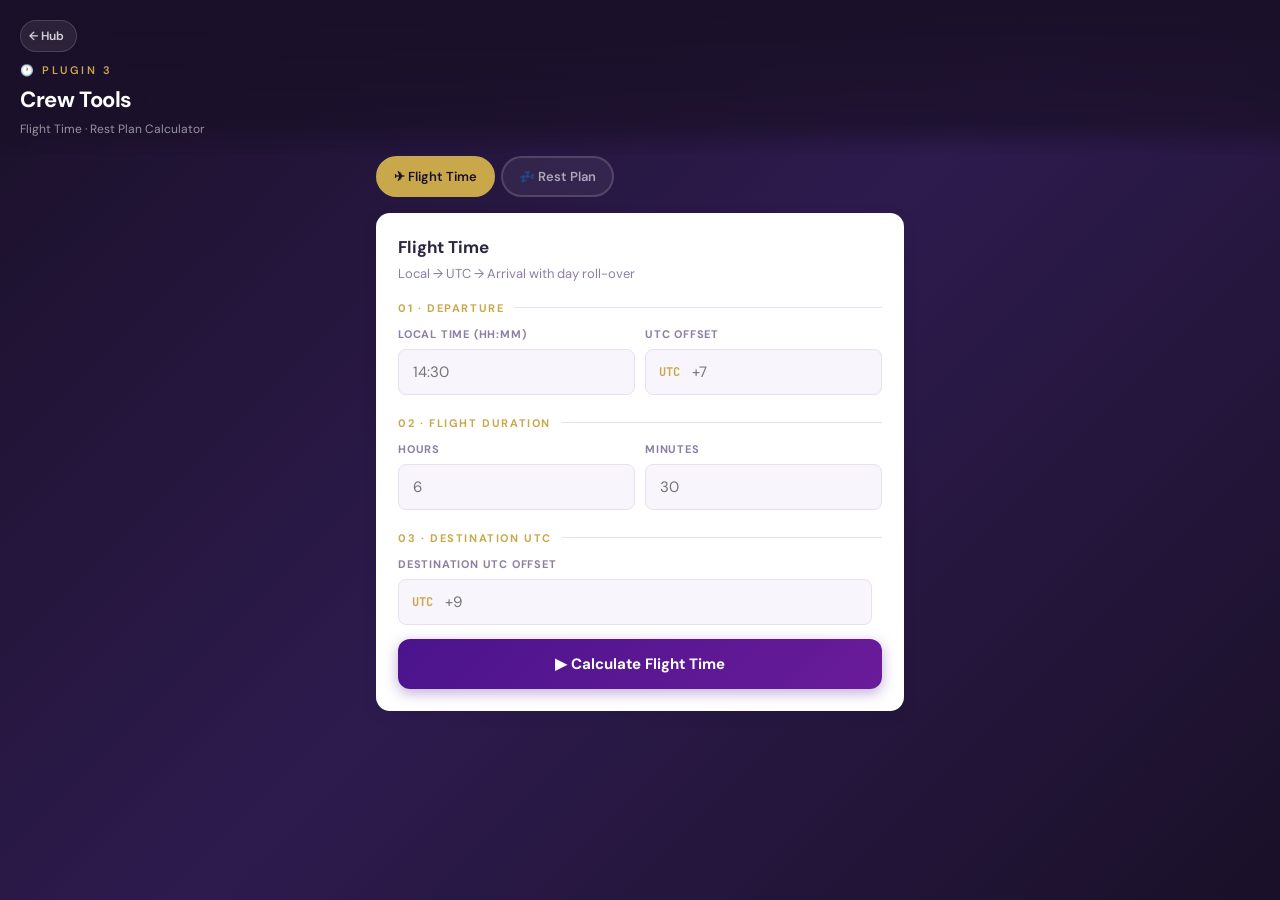
<file: plugins/crew-tools/index.html>
<!DOCTYPE html>
<html lang="en">
<head>
<meta charset="UTF-8">
<meta name="viewport" content="width=device-width, initial-scale=1.0, viewport-fit=cover, user-scalable=no">
<meta name="apple-mobile-web-app-capable" content="yes">
<meta name="apple-mobile-web-app-status-bar-style" content="black-translucent">
<meta name="theme-color" content="#1a1028">
<title>Crew Tools · IM Hub</title>
<link rel="manifest" href="../../manifest.json">
<link rel="icon" type="image/svg+xml" href="../../icons/icon.svg">
<link rel="apple-touch-icon" href="../../icons/icon-192.png">
<link rel="preconnect" href="https://fonts.googleapis.com">
<link rel="preconnect" href="https://fonts.gstatic.com" crossorigin>
<link href="https://fonts.googleapis.com/css2?family=Noto+Sans+Thai:wght@300;400;600;700&family=DM+Sans:wght@300;400;500;600;700&family=JetBrains+Mono:wght@400;600;700&display=swap" rel="stylesheet">
<link rel="stylesheet" href="../../shared/theme.css">
<style>
  /* ============================================
     Plugin 3 · Crew Tools — unified TG styling
     ============================================ */

  .utc-wrap { position: relative; }
  .utc-wrap .utc-prefix {
    position: absolute;
    left: 14px; top: 50%;
    transform: translateY(-50%);
    font-family: 'JetBrains Mono', monospace;
    font-size: 12px;
    font-weight: 700;
    color: var(--tg-gold);
    pointer-events: none;
  }
  .utc-wrap input { padding-left: 46px !important; }

  .locked-field {
    background: rgba(46, 125, 50, 0.06);
    border: 1px solid rgba(46, 125, 50, 0.28);
    border-radius: 10px;
    padding: 11px 14px;
    font-family: 'JetBrains Mono', monospace;
    font-size: 16px;
    font-weight: 600;
    color: var(--tg-green);
    display: flex;
    align-items: center;
    justify-content: space-between;
    min-height: 42px;
  }
  .locked-field .lock-icon {
    font-size: 9px;
    font-weight: 700;
    letter-spacing: 1.4px;
    opacity: 0.6;
  }
  .locked-field.empty {
    color: var(--text-subtle);
    border-color: var(--border);
    background: var(--input-bg);
  }

  .chip-row {
    display: flex;
    flex-wrap: wrap;
    gap: 6px;
  }
  .chip-btn {
    flex: 1 1 auto;
    min-width: 48px;
    padding: 10px 8px;
    border-radius: 10px;
    border: 1px solid var(--border-strong);
    background: var(--input-bg);
    color: var(--text-muted);
    font-family: 'JetBrains Mono', monospace;
    font-size: 13px;
    font-weight: 600;
    cursor: pointer;
    text-align: center;
    transition: all 0.18s var(--ease);
  }
  .chip-btn:hover {
    border-color: var(--tg-gold);
    color: var(--tg-purple);
  }
  .chip-btn.active {
    border-color: var(--tg-gold);
    background: linear-gradient(135deg, rgba(201,168,76,0.16), rgba(74,20,140,0.08));
    color: var(--tg-purple);
    box-shadow: 0 2px 10px rgba(201,168,76,0.18);
  }

  .sub-label {
    font-size: 11px;
    font-weight: 700;
    letter-spacing: 1.6px;
    text-transform: uppercase;
    color: var(--tg-gold);
    margin: 6px 0 10px;
    display: flex;
    align-items: center;
    gap: 10px;
  }
  .sub-label::after {
    content: '';
    flex: 1;
    height: 1px;
    background: var(--border);
  }
  .sub-label.purple { color: var(--tg-purple); }
  .sub-label.green  { color: var(--tg-green); }

  .error-msg {
    display: none;
    color: var(--tg-red);
    font-size: 12px;
    font-weight: 600;
    text-align: center;
    margin-top: 10px;
  }
  .error-msg.show { display: block; }

  /* ── Flight result ── */
  .result-panel {
    display: none;
    margin-top: 18px;
    padding: 18px;
    background: linear-gradient(135deg, rgba(74,20,140,0.06), rgba(201,168,76,0.06));
    border: 1px solid rgba(201,168,76,0.35);
    border-radius: var(--radius);
  }
  .result-panel.show { display: block; animation: fadeIn 0.3s var(--ease); }
  .result-row {
    display: grid;
    grid-template-columns: 1fr 1fr 1fr;
    gap: 8px;
    align-items: stretch;
    margin-top: 6px;
  }
  .result-block {
    text-align: center;
    padding: 12px 6px;
    background: var(--card-bg);
    border-radius: 10px;
    border: 1px solid var(--border);
  }
  .result-block.pivot {
    border-color: var(--tg-gold);
    background: linear-gradient(180deg, #fffbf0, #fff);
    box-shadow: 0 2px 10px rgba(201,168,76,0.15);
  }
  .result-block .r-label {
    font-size: 10px;
    font-weight: 700;
    letter-spacing: 1.4px;
    text-transform: uppercase;
    color: var(--text-muted);
    margin-bottom: 6px;
  }
  .result-block .r-time {
    font-family: 'JetBrains Mono', monospace;
    font-size: 24px;
    font-weight: 700;
    color: var(--tg-purple);
  }
  .result-block .r-sub {
    font-size: 10px;
    font-weight: 600;
    color: var(--tg-gold);
    margin-top: 3px;
    letter-spacing: 1px;
  }
  .result-block .r-day {
    font-size: 10px;
    color: var(--text-muted);
    margin-top: 3px;
  }
  .result-arrow {
    font-size: 22px;
    color: var(--tg-gold);
    font-weight: 700;
  }
  .next-day-tag {
    display: inline-block;
    margin-top: 5px;
    padding: 2px 8px;
    background: var(--tg-amber);
    color: #fff;
    font-size: 9px;
    font-weight: 700;
    letter-spacing: 1px;
    border-radius: 10px;
  }
  .flight-path {
    display: flex;
    align-items: center;
    gap: 8px;
    margin-top: 14px;
    padding: 10px 12px;
    background: var(--card-bg);
    border: 1px dashed var(--border-strong);
    border-radius: 10px;
    font-family: 'JetBrains Mono', monospace;
    font-size: 11px;
    color: var(--text-muted);
  }
  .fp-line { flex: 1; height: 1px; background: var(--border-strong); }
  .fp-item, .fp-dur { color: var(--tg-purple); font-weight: 600; }
  .sync-note {
    margin-top: 10px;
    font-size: 11px;
    text-align: center;
    color: var(--text-muted);
  }
  .sync-note .highlight { color: var(--tg-gold); font-weight: 700; }

  /* ── Rest result ── */
  .rest-result { display: none; }
  .rest-result.show { display: block; animation: fadeIn 0.3s var(--ease); }

  .timeline { padding: 6px 0; }
  .tl-item {
    display: flex;
    gap: 12px;
    min-height: 64px;
  }
  .tl-time {
    font-family: 'JetBrains Mono', monospace;
    font-size: 14px;
    font-weight: 700;
    color: var(--tg-purple);
    width: 54px;
    padding-top: 9px;
    flex-shrink: 0;
  }
  .tl-dot-col {
    display: flex;
    flex-direction: column;
    align-items: center;
    width: 14px;
    flex-shrink: 0;
  }
  .tl-dot {
    width: 12px; height: 12px;
    border-radius: 50%;
    border: 2px solid var(--tg-purple);
    background: var(--card-bg);
    margin-top: 11px;
    flex-shrink: 0;
  }
  .tl-dot.amber  { border-color: var(--tg-amber);  box-shadow: 0 0 0 3px rgba(245,124,0,0.14); }
  .tl-dot.purple { border-color: var(--tg-purple); box-shadow: 0 0 0 3px rgba(74,20,140,0.14); }
  .tl-dot.green  { border-color: var(--tg-green);  box-shadow: 0 0 0 3px rgba(46,125,50,0.14); }
  .tl-dot.red    { border-color: var(--tg-red);    box-shadow: 0 0 0 3px rgba(198,40,40,0.14); }
  .tl-line {
    flex: 1;
    width: 2px;
    background: var(--border-strong);
    min-height: 18px;
  }
  .tl-line.rest-a  { background: var(--tg-amber);  opacity: 0.35; }
  .tl-line.rest-b  { background: var(--tg-purple); opacity: 0.35; }
  .tl-line.service { background: var(--tg-green);  opacity: 0.3; }
  .tl-info { padding: 7px 0 10px; flex: 1; }
  .tl-name {
    font-size: 12px;
    font-weight: 700;
    letter-spacing: 1.2px;
    text-transform: uppercase;
    color: var(--text);
    line-height: 1.3;
  }
  .tl-name.amber  { color: var(--tg-amber); }
  .tl-name.purple { color: var(--tg-purple); }
  .tl-name.green  { color: var(--tg-green); }
  .tl-name.red    { color: var(--tg-red); }
  .tl-sub {
    font-size: 11px;
    color: var(--text-muted);
    margin-top: 3px;
  }
  .tl-badge {
    display: inline-block;
    font-size: 9px;
    font-weight: 700;
    letter-spacing: 1px;
    text-transform: uppercase;
    padding: 3px 9px;
    border-radius: 10px;
    margin-top: 5px;
  }
  .tl-badge.amber  { background: rgba(245,124,0,0.1);  color: var(--tg-amber);  border: 1px solid rgba(245,124,0,0.28); }
  .tl-badge.purple { background: rgba(74,20,140,0.08); color: var(--tg-purple); border: 1px solid rgba(74,20,140,0.24); }
  .tl-badge.green  { background: rgba(46,125,50,0.08); color: var(--tg-green);  border: 1px solid rgba(46,125,50,0.24); }

  .rest-bars {
    display: grid;
    grid-template-columns: 1fr 1fr;
    gap: 10px;
  }
  .rest-bar-item {
    padding: 14px 10px;
    background: var(--input-bg);
    border: 1px solid var(--border);
    border-radius: var(--radius);
    text-align: center;
  }
  .rest-bar-item .rb-label {
    font-size: 10px;
    font-weight: 700;
    letter-spacing: 1.4px;
    text-transform: uppercase;
    color: var(--text-muted);
    margin-bottom: 6px;
  }
  .rest-bar-item .rb-val {
    font-family: 'JetBrains Mono', monospace;
    font-size: 22px;
    font-weight: 700;
  }
  .rb-val.amber  { color: var(--tg-amber); }
  .rb-val.purple { color: var(--tg-purple); }
  .rb-count {
    font-size: 10px;
    color: var(--text-muted);
    margin-top: 4px;
    font-weight: 600;
  }

  .verify-panel {
    margin-top: 14px;
    padding: 14px 16px;
    background: var(--input-bg);
    border: 1px solid var(--border);
    border-radius: var(--radius);
  }
  .verify-panel .v-title {
    font-size: 10px;
    font-weight: 700;
    letter-spacing: 1.6px;
    text-transform: uppercase;
    color: var(--text-muted);
    margin-bottom: 8px;
  }
  .verify-row {
    display: flex;
    justify-content: space-between;
    align-items: center;
    padding: 6px 0;
    border-bottom: 1px solid var(--border);
    font-family: 'JetBrains Mono', monospace;
    font-size: 11px;
  }
  .verify-row:last-child { border-bottom: none; }
  .verify-row .vr-key { color: var(--text-muted); }
  .verify-row .vr-val { color: var(--text); font-weight: 600; }
  .verify-row .vr-val.ok   { color: var(--tg-green); }
  .verify-row .vr-val.warn { color: var(--tg-amber); }

  .mono { font-family: 'JetBrains Mono', monospace; }
</style>
</head>
<body>

<header class="app-header">
  <a href="../../" class="back-btn">← Hub</a>
  <div class="logo">🕐 Plugin 3</div>
  <h1>Crew Tools</h1>
  <div class="sub">Flight Time · Rest Plan Calculator</div>
</header>

<div class="container">

  <!-- Section Nav -->
  <div class="section-nav">
    <button class="section-btn active" data-section="flight">✈ Flight Time</button>
    <button class="section-btn" data-section="rest">💤 Rest Plan</button>
  </div>

  <!-- ══════════════════════════════════════ -->
  <!-- SECTION 1 : FLIGHT TIME CALCULATOR     -->
  <!-- ══════════════════════════════════════ -->
  <div id="panel-flight" class="section-panel active">
    <div class="card">
      <h2>Flight Time</h2>
      <div class="card-sub">Local → UTC → Arrival with day roll-over</div>

      <div class="sub-label">01 · Departure</div>
      <div class="row">
        <div class="fg">
          <label>Local Time (HH:MM)</label>
          <input type="text" id="dep-time" placeholder="14:30" maxlength="5" inputmode="numeric">
        </div>
        <div class="fg">
          <label>UTC Offset</label>
          <div class="utc-wrap">
            <span class="utc-prefix">UTC</span>
            <input type="text" id="dep-utc" placeholder="+7">
          </div>
        </div>
      </div>

      <div class="sub-label">02 · Flight Duration</div>
      <div class="row">
        <div class="fg">
          <label>Hours</label>
          <input type="number" id="dur-h" placeholder="6" min="0" max="24">
        </div>
        <div class="fg">
          <label>Minutes</label>
          <input type="number" id="dur-m" placeholder="30" min="0" max="59">
        </div>
      </div>

      <div class="sub-label">03 · Destination UTC</div>
      <div class="row">
        <div class="fg">
          <label>Destination UTC Offset</label>
          <div class="utc-wrap">
            <span class="utc-prefix">UTC</span>
            <input type="text" id="arr-utc" placeholder="+9">
          </div>
        </div>
        <div></div>
      </div>

      <button class="btn btn-primary" id="btn-calc-flight">▶ Calculate Flight Time</button>
      <div class="error-msg" id="flight-error">⚠ Please fill all fields correctly</div>

      <div class="result-panel" id="flight-result">
        <div class="sub-label green">Arrival Time</div>
        <div class="result-row">
          <div class="result-block">
            <div class="r-label">Local Arrival</div>
            <div class="r-time" id="res-local">—</div>
            <div class="r-sub" id="res-utc-label">—</div>
            <div class="r-day" id="res-date">—</div>
            <div id="next-day-tag" class="next-day-tag" style="display:none">+1 DAY</div>
          </div>
          <div class="result-block pivot">
            <div class="r-label">BKK Arrival ★</div>
            <div class="r-time" id="res-bkk">—</div>
            <div class="r-sub">UTC+7</div>
            <div class="r-day" id="res-bkk-date">—</div>
            <div id="bkk-day-tag" class="next-day-tag" style="display:none;background:var(--tg-gold)">+1 DAY</div>
          </div>
          <div class="result-block">
            <div class="r-label">UTC Arrival</div>
            <div class="r-time" id="res-utc">—</div>
            <div class="r-sub">UTC±0</div>
            <div class="r-day" id="res-utc-date">—</div>
          </div>
        </div>
        <div class="flight-path">
          <span class="fp-item" id="fp-dep">DEP</span>
          <div class="fp-line"></div>
          <span class="fp-dur" id="fp-dur">—</span>
          <div class="fp-line"></div>
          <span class="fp-item" id="fp-arr">ARR</span>
        </div>
        <div class="sync-note">
          Landing time <span class="highlight">auto-synced</span> to Rest Plan
        </div>
      </div>
    </div>
  </div>

  <!-- ══════════════════════════════════════ -->
  <!-- SECTION 2 : REST PLAN CALCULATOR       -->
  <!-- ══════════════════════════════════════ -->
  <div id="panel-rest" class="section-panel">
    <div class="card">
      <h2>Rest Plan</h2>
      <div class="card-sub">Equal-split shifts with handover window</div>

      <div class="sub-label">01 · Shift Times</div>
      <div class="row">
        <div class="fg">
          <label>1st Shift Start <span style="color:var(--tg-gold);font-weight:700">(BKK)</span></label>
          <input type="text" id="shift1-start" placeholder="21:30" maxlength="5" inputmode="numeric">
        </div>
        <div class="fg">
          <label>Handover Start (auto)</label>
          <div class="locked-field empty" id="handover-start-display">
            <span id="handover-start-val">— auto —</span>
            <span class="lock-icon">CALC</span>
          </div>
        </div>
      </div>
      <div class="fg">
        <label>Handover Duration (both groups active)</label>
        <div class="chip-row" id="handover-selector">
          <div class="chip-btn" data-ho="0">0 min</div>
          <div class="chip-btn" data-ho="5">5 min</div>
          <div class="chip-btn active" data-ho="10">10 min</div>
          <div class="chip-btn" data-ho="15">15 min</div>
          <div class="chip-btn" data-ho="20">20 min</div>
          <div class="chip-btn" data-ho="30">30 min</div>
        </div>
      </div>

      <div class="sub-label">02 · Service Times</div>
      <div class="row">
        <div class="fg">
          <label>Meal Prep Time (min)</label>
          <input type="number" id="meal-prep" placeholder="0 (optional)" min="0" max="120">
        </div>
        <div class="fg">
          <label>2nd Service Begin <span style="color:var(--tg-gold);font-weight:700">(BKK · optional)</span></label>
          <input type="text" id="service2-start" placeholder="auto: landing − 30m" maxlength="5" inputmode="numeric">
        </div>
      </div>

      <div class="sub-label green">03 · Landing (Auto-Synced · BKK)</div>
      <div class="fg">
        <label>Landing Time — BKK (from Flight Calc)</label>
        <div class="locked-field empty" id="landing-display">
          <span id="landing-time-val">— Calculate flight time first —</span>
          <span class="lock-icon">AUTO</span>
        </div>
      </div>

      <button class="btn btn-gold" id="btn-calc-rest">▶ Calculate Rest Plan</button>
      <div class="error-msg" id="rest-error">⚠ Please fill all fields (or calculate flight time first)</div>
    </div>

    <div class="rest-result" id="rest-result">
      <div class="card">
        <div class="sub-label">Flight Timeline</div>
        <div class="timeline" id="timeline-output"></div>
      </div>

      <div class="card">
        <div class="sub-label purple">Rest Duration</div>
        <div class="rest-bars">
          <div class="rest-bar-item">
            <div class="rb-label">Group A Rest</div>
            <div class="rb-val amber" id="group-a-duration">—</div>
          </div>
          <div class="rest-bar-item">
            <div class="rb-label">Group B Rest</div>
            <div class="rb-val purple" id="group-b-duration">—</div>
          </div>
        </div>

        <div class="verify-panel">
          <div class="v-title">▸ Verification</div>
          <div class="verify-row">
            <span class="vr-key">Total rest window</span>
            <span class="vr-val" id="v-total-window">—</span>
          </div>
          <div class="verify-row">
            <span class="vr-key">Group A rest</span>
            <span class="vr-val ok" id="v-a-rest">—</span>
          </div>
          <div class="verify-row">
            <span class="vr-key">Group B rest</span>
            <span class="vr-val ok" id="v-b-rest">—</span>
          </div>
          <div class="verify-row">
            <span class="vr-key">Equal split</span>
            <span class="vr-val ok" id="v-equal">✓ YES</span>
          </div>
          <div class="verify-row">
            <span class="vr-key">Meal prep before 2nd svc</span>
            <span class="vr-val ok" id="v-meal-prep">—</span>
          </div>
        </div>
      </div>
    </div>
  </div>

</div>

<div id="toast" class="toast" role="status" aria-live="polite"></div>

<script type="module">
import { FlightContext } from '../../shared/flight-context.js';
import { registerSW } from '../../shared/ui.js';

registerSW('../../sw.js', '../../');

const $ = (id) => document.getElementById(id);

/* ═══════════════════════════════════════
   SECTION NAV
═══════════════════════════════════════ */
document.querySelectorAll('.section-nav .section-btn').forEach(btn => {
  btn.addEventListener('click', () => {
    const section = btn.dataset.section;
    document.querySelectorAll('.section-nav .section-btn').forEach(b => b.classList.toggle('active', b === btn));
    document.querySelectorAll('.section-panel').forEach(p => p.classList.remove('active'));
    $('panel-' + section).classList.add('active');
  });
});

/* ═══════════════════════════════════════
   SHARED UTILS (verbatim from source)
═══════════════════════════════════════ */
function parseTime(str) {
  if (!str) return null;
  str = str.trim();
  const match = str.match(/^(\d{1,2}):?(\d{2})$/);
  if (!match) return null;
  const h = parseInt(match[1]), m = parseInt(match[2]);
  if (h < 0 || h > 23 || m < 0 || m > 59) return null;
  return h * 60 + m;
}
function parseUTC(str) {
  if (!str) return null;
  str = str.trim();
  const match = str.match(/^([+-]?\d{1,2})(?::?(\d{2}))?$/);
  if (!match) return null;
  const h = parseFloat(match[1]), mins = parseInt(match[2] || '0');
  if (isNaN(h) || h < -12 || h > 14) return null;
  return h >= 0 ? h + mins / 60 : h - mins / 60;
}
function fmt(totalMinutes) {
  totalMinutes = ((totalMinutes % 1440) + 1440) % 1440;
  const h = Math.floor(totalMinutes / 60), m = totalMinutes % 60;
  return `${String(h).padStart(2,'0')}:${String(m).padStart(2,'0')}`;
}
function fmtDuration(mins) {
  mins = Math.abs(Math.round(mins));
  const h = Math.floor(mins / 60), m = mins % 60;
  return `${h}h ${String(m).padStart(2,'0')}m`;
}
function utcLabel(offset) {
  if (offset === 0) return 'UTC±0';
  const sign = offset > 0 ? '+' : '-';
  const abs = Math.abs(offset), h = Math.floor(abs), m = Math.round((abs - h) * 60);
  return m ? `UTC${sign}${h}:${String(m).padStart(2,'0')}` : `UTC${sign}${h}`;
}
function autoFormatTime(input) {
  input.addEventListener('input', function(e) {
    let v = e.target.value.replace(/[^0-9]/g, '');
    if (v.length >= 3) v = v.slice(0,2) + ':' + v.slice(2,4);
    e.target.value = v;
  });
}
autoFormatTime($('dep-time'));
autoFormatTime($('shift1-start'));
autoFormatTime($('service2-start'));

/* ═══════════════════════════════════════
   HANDOVER SELECTOR
═══════════════════════════════════════ */
let handoverMin = 10;
document.querySelectorAll('#handover-selector .chip-btn').forEach(btn => {
  btn.addEventListener('click', () => {
    document.querySelectorAll('#handover-selector .chip-btn').forEach(b => b.classList.remove('active'));
    btn.classList.add('active');
    handoverMin = parseInt(btn.dataset.ho);
  });
});

/* ═══════════════════════════════════════
   GLOBAL: landing time in minutes
═══════════════════════════════════════ */
let landingAbsMin = null;

/* ═══════════════════════════════════════
   FLIGHT TIME CALCULATOR (verbatim logic)
═══════════════════════════════════════ */
function calcFlight() {
  const errEl = $('flight-error');
  const resEl = $('flight-result');
  errEl.classList.remove('show');
  resEl.classList.remove('show');

  const depMin = parseTime($('dep-time').value);
  const depUTC = parseUTC($('dep-utc').value);
  const durH = parseInt($('dur-h').value) || 0;
  const durM = parseInt($('dur-m').value) || 0;
  const arrUTC = parseUTC($('arr-utc').value);

  if (depMin === null || depUTC === null || arrUTC === null || (durH === 0 && durM === 0)) {
    errEl.classList.add('show'); return;
  }

  const durTotalMin = durH * 60 + durM;
  const depUTCMin = depMin - Math.round(depUTC * 60);
  const arrUTCMin = depUTCMin + durTotalMin;
  const arrLocalAbsMin = arrUTCMin + Math.round(arrUTC * 60);
  const BKK_OFFSET = 7; // Bangkok is UTC+7
  const arrBKKAbsMin = arrUTCMin + BKK_OFFSET * 60;

  const localDayShift = Math.floor(arrLocalAbsMin / 1440);
  const utcDayShift = Math.floor(arrUTCMin / 1440);
  const bkkDayShift = Math.floor(arrBKKAbsMin / 1440);

  $('res-local').textContent = fmt(arrLocalAbsMin);
  $('res-bkk').textContent = fmt(arrBKKAbsMin);
  $('res-utc').textContent = fmt(arrUTCMin);
  $('res-utc-label').textContent = utcLabel(arrUTC);

  const ndTag = $('next-day-tag');
  if (localDayShift > 0) {
    ndTag.style.display = 'inline-block';
    ndTag.textContent = localDayShift === 1 ? '+1 DAY' : `+${localDayShift} DAYS`;
    $('res-date').textContent = 'Arrives ' + (localDayShift === 1 ? 'next day' : localDayShift + ' days later');
  } else if (localDayShift < 0) {
    ndTag.style.display = 'inline-block'; ndTag.textContent = '-1 DAY';
    $('res-date').textContent = 'Arrives previous day';
  } else {
    ndTag.style.display = 'none';
    $('res-date').textContent = 'Same day';
  }

  const bkkTag = $('bkk-day-tag');
  if (bkkDayShift > 0) {
    bkkTag.style.display = 'inline-block';
    bkkTag.textContent = bkkDayShift === 1 ? '+1 DAY' : `+${bkkDayShift} DAYS`;
    $('res-bkk-date').textContent = bkkDayShift === 1 ? 'Next day' : bkkDayShift + ' days later';
  } else if (bkkDayShift < 0) {
    bkkTag.style.display = 'inline-block'; bkkTag.textContent = '-1 DAY';
    $('res-bkk-date').textContent = 'Previous day';
  } else {
    bkkTag.style.display = 'none';
    $('res-bkk-date').textContent = 'Same day';
  }

  $('res-utc-date').textContent = utcDayShift !== 0 ? `${utcDayShift > 0 ? '+' : ''}${utcDayShift} day(s)` : 'Same day';
  $('fp-dep').textContent = fmt(depMin) + ' ' + utcLabel(depUTC);
  $('fp-arr').textContent = fmt(arrBKKAbsMin) + ' BKK';
  $('fp-dur').textContent = `${durH}h ${String(durM).padStart(2,'0')}m`;
  resEl.classList.add('show');

  // ── SYNC TO REST CALCULATOR ── (always BKK time as pivot)
  landingAbsMin = arrBKKAbsMin;
  const dispEl = $('landing-display');
  const valEl = $('landing-time-val');
  valEl.textContent = fmt(arrBKKAbsMin) + ' BKK' + (bkkDayShift !== 0 ? ` (${bkkDayShift > 0 ? '+' : ''}${bkkDayShift}d)` : '');
  dispEl.classList.remove('empty');

  // ── SYNC TO SHARED FLIGHT CONTEXT ──
  FlightContext.patch({
    dep: { time: fmt(depMin), utc: String($('dep-utc').value).trim() },
    arr: { time: fmt(arrLocalAbsMin), utc: String($('arr-utc').value).trim() },
    flightTime: { h: durH, m: durM },
    landing: fmt(arrBKKAbsMin),
  });
}

/* ═══════════════════════════════════════
   REST CALCULATOR (verbatim logic)
═══════════════════════════════════════ */
function calcRest() {
  const errEl = $('rest-error');
  const resEl = $('rest-result');
  errEl.classList.remove('show');
  resEl.classList.remove('show');
  errEl.textContent = '⚠ Please fill all fields (or calculate flight time first)';

  const s1Min = parseTime($('shift1-start').value);
  const prepRaw = $('meal-prep').value.trim();
  const prepMin = prepRaw === '' ? 0 : (parseInt(prepRaw) || 0);
  let svc2Min = parseTime($('service2-start').value);

  // Fallback: if 2nd Service Begin is empty, use landing − 30 min (BKK)
  let svc2Autofilled = false;
  if (svc2Min === null && landingAbsMin !== null) {
    svc2Min = ((landingAbsMin - 30) % 1440 + 1440) % 1440;
    svc2Autofilled = true;
  }

  if (s1Min === null || svc2Min === null || landingAbsMin === null) {
    errEl.classList.add('show'); return;
  }

  let mealPrepStartAbs = svc2Min - prepMin;
  while (mealPrepStartAbs <= s1Min) mealPrepStartAbs += 1440;

  let svc2Abs = svc2Min;
  while (svc2Abs < mealPrepStartAbs) svc2Abs += 1440;

  const totalInterval = mealPrepStartAbs - s1Min;

  if (totalInterval <= handoverMin) {
    errEl.textContent = '⚠ Total interval is too short for the handover duration.';
    errEl.classList.add('show'); return;
  }

  const eachShift = (totalInterval - handoverMin) / 2;
  const handoverStartAbs = s1Min + eachShift;
  const handoverEndAbs = handoverStartAbs + handoverMin;

  let lndAbs = landingAbsMin;
  while (lndAbs < svc2Abs) lndAbs += 1440;

  const hsDisplay = $('handover-start-display');
  $('handover-start-val').textContent = fmt(handoverStartAbs);
  hsDisplay.classList.remove('empty');

  const svc2Label = svc2Autofilled ? '2ND SERVICE BEGIN (auto: landing − 30m)' : '2ND SERVICE BEGIN';

  const events = [
    { time: s1Min, label: '1ST SHIFT BEGIN', sub: `Group A on duty · Group B resting`, dot: 'purple', line: 'service',
      badge: { cls:'purple', text:`Group B rests  ${fmt(s1Min)} → ${fmt(handoverStartAbs)}` } },
    { time: handoverStartAbs, label: 'HANDOVER BEGIN', sub: `Both groups active — briefing & handover`, dot: 'amber', line: 'rest-a',
      badge: { cls:'amber', text: handoverMin > 0 ? `${handoverMin} min handover` : 'instant handover' } },
    { time: handoverEndAbs, label: '2ND SHIFT BEGIN · GROUP A → REST', sub: `Group B on duty · Group A resting`, dot: 'amber', line: 'rest-b',
      badge: { cls:'amber', text:`Group A rests  ${fmt(handoverEndAbs)} → ${fmt(mealPrepStartAbs)}` } },
    ...(prepMin > 0 ? [{ time: mealPrepStartAbs, label: 'MEAL PREP BEGIN', sub: `Group A back · ${prepMin} min prep · all active`, dot: 'green', line: 'service',
      badge: { cls:'green', text:`${prepMin} min prep` } }] : []),
    { time: svc2Abs, label: svc2Label, sub: `All crew active`, dot: 'green', line: 'service', badge: null },
    { time: lndAbs, label: 'LANDING', sub: fmt(lndAbs) + ' BKK', dot: 'red', line: null, badge: null },
  ];

  const tl = $('timeline-output');
  tl.innerHTML = '';
  events.forEach((ev, i) => {
    const isLast = i === events.length - 1;
    const durLabel = !isLast ? fmtDuration(events[i+1].time - ev.time) : '';
    const item = document.createElement('div');
    item.className = 'tl-item';
    item.innerHTML = `
      <div class="tl-time">${fmt(ev.time)}</div>
      <div class="tl-dot-col">
        <div class="tl-dot ${ev.dot}"></div>
        ${!isLast ? `<div class="tl-line ${ev.line || ''}"></div>` : ''}
      </div>
      <div class="tl-info">
        <div class="tl-name ${ev.dot}">${ev.label}</div>
        <div class="tl-sub">${ev.sub}</div>
        ${ev.badge ? `<div class="tl-badge ${ev.badge.cls}">${ev.badge.text}</div>` : ''}
        ${!isLast && durLabel ? `<div class="tl-sub" style="margin-top:5px">↓ ${durLabel}</div>` : ''}
      </div>
    `;
    tl.appendChild(item);
  });

  $('group-a-duration').textContent = fmtDuration(eachShift);
  $('group-b-duration').textContent = fmtDuration(eachShift);

  $('v-total-window').textContent = `${fmtDuration(totalInterval)}  (${fmt(s1Min)} → ${fmt(mealPrepStartAbs)})`;
  $('v-a-rest').textContent = `${fmt(handoverEndAbs)} → ${fmt(mealPrepStartAbs)}  (${fmtDuration(eachShift)}) ✓`;
  $('v-b-rest').textContent = `${fmt(s1Min)} → ${fmt(handoverStartAbs)}  (${fmtDuration(eachShift)}) ✓`;
  $('v-equal').textContent = `✓ EQUAL — ${fmtDuration(eachShift)} each`;
  $('v-meal-prep').textContent = prepMin > 0 ? `${fmt(mealPrepStartAbs)} → ${fmt(svc2Abs)}  (${prepMin} min) ✓` : 'skipped (no meal prep)';

  resEl.classList.add('show');
}

$('btn-calc-flight').addEventListener('click', calcFlight);
$('btn-calc-rest').addEventListener('click', calcRest);

document.addEventListener('keydown', e => {
  if (e.key === 'Enter') {
    const activePanel = document.querySelector('.section-panel.active').id;
    if (activePanel === 'panel-flight') calcFlight();
    else calcRest();
  }
});

/* ═══════════════════════════════════════
   HYDRATE FROM SHARED FLIGHT CONTEXT
═══════════════════════════════════════ */
(function hydrate() {
  const ctx = FlightContext.load();
  if (ctx.flightTime && ctx.flightTime.h != null) $('dur-h').value = ctx.flightTime.h;
  if (ctx.flightTime && ctx.flightTime.m != null) $('dur-m').value = ctx.flightTime.m;
  if (ctx.dep && ctx.dep.time) $('dep-time').value = ctx.dep.time;
  if (ctx.dep && ctx.dep.utc)  $('dep-utc').value  = ctx.dep.utc;
  if (ctx.arr && ctx.arr.utc)  $('arr-utc').value  = ctx.arr.utc;
})();
</script>
</body>
</html>
</file>
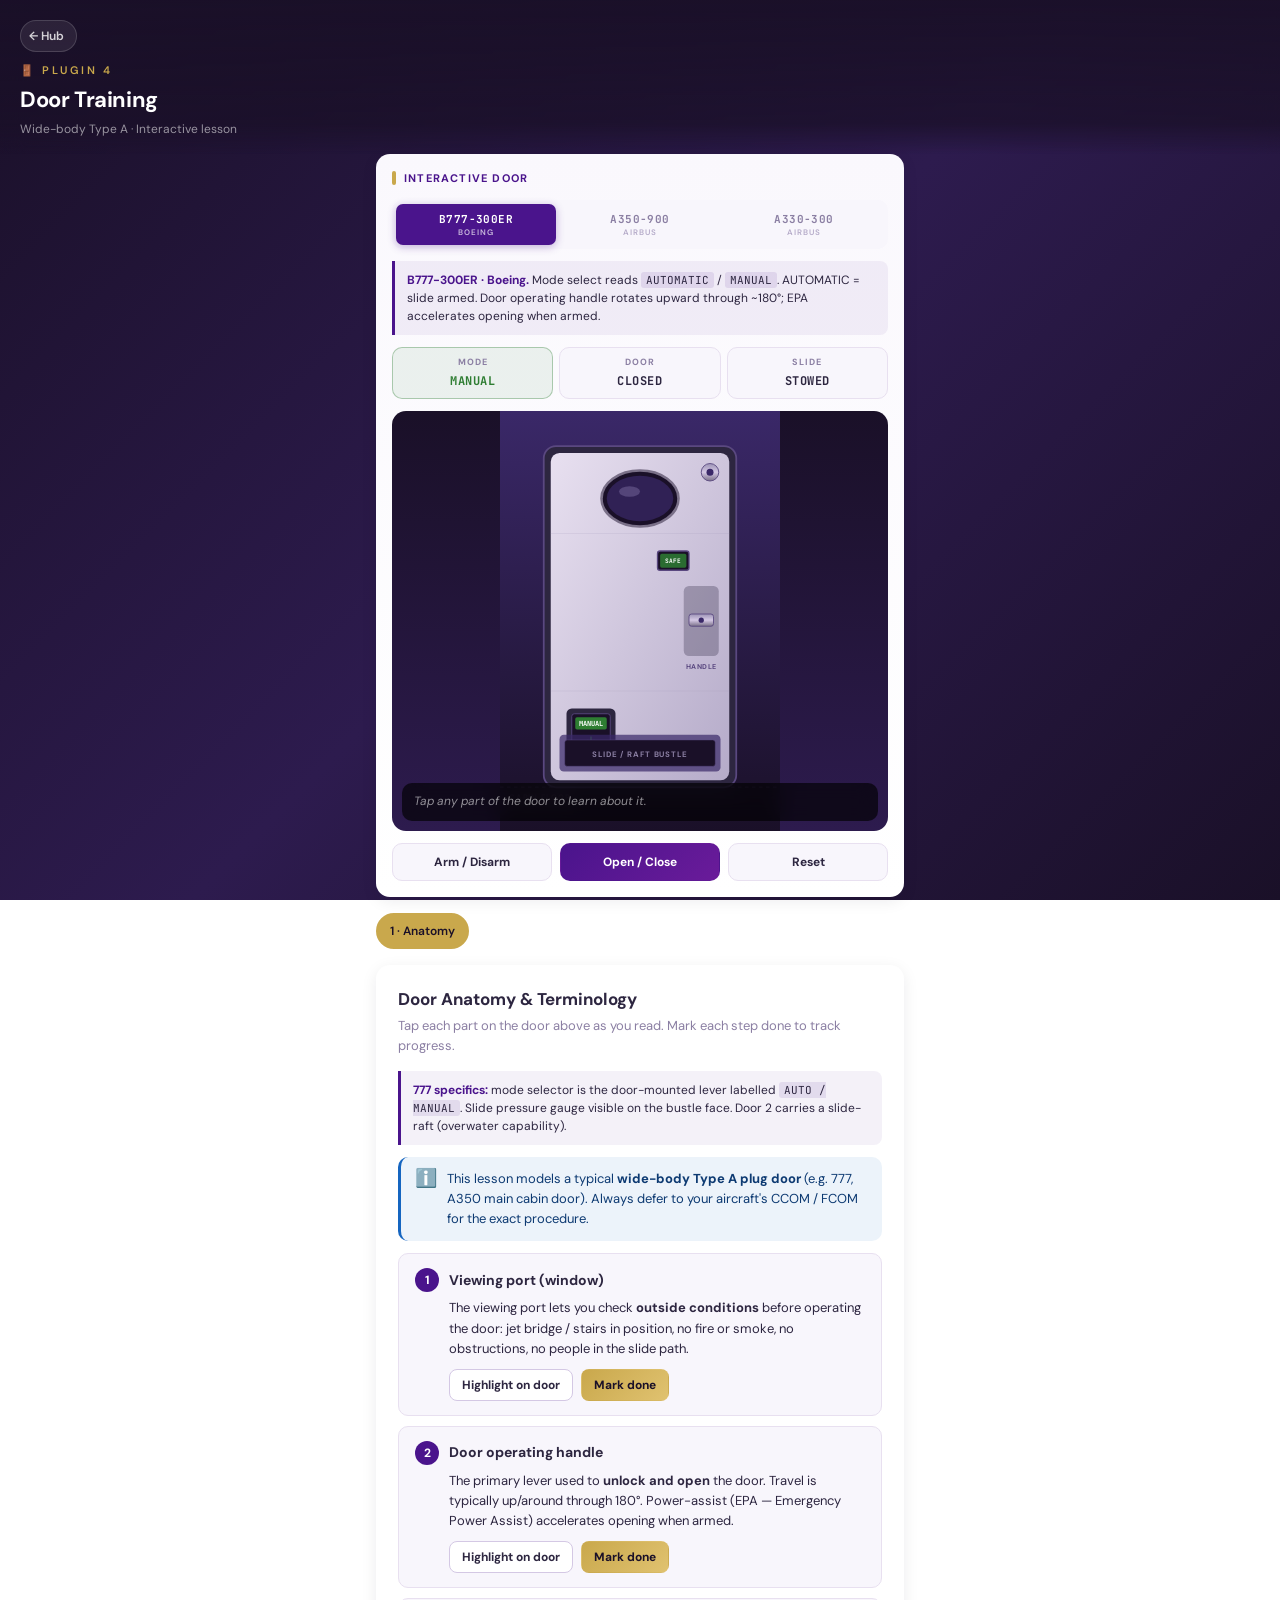
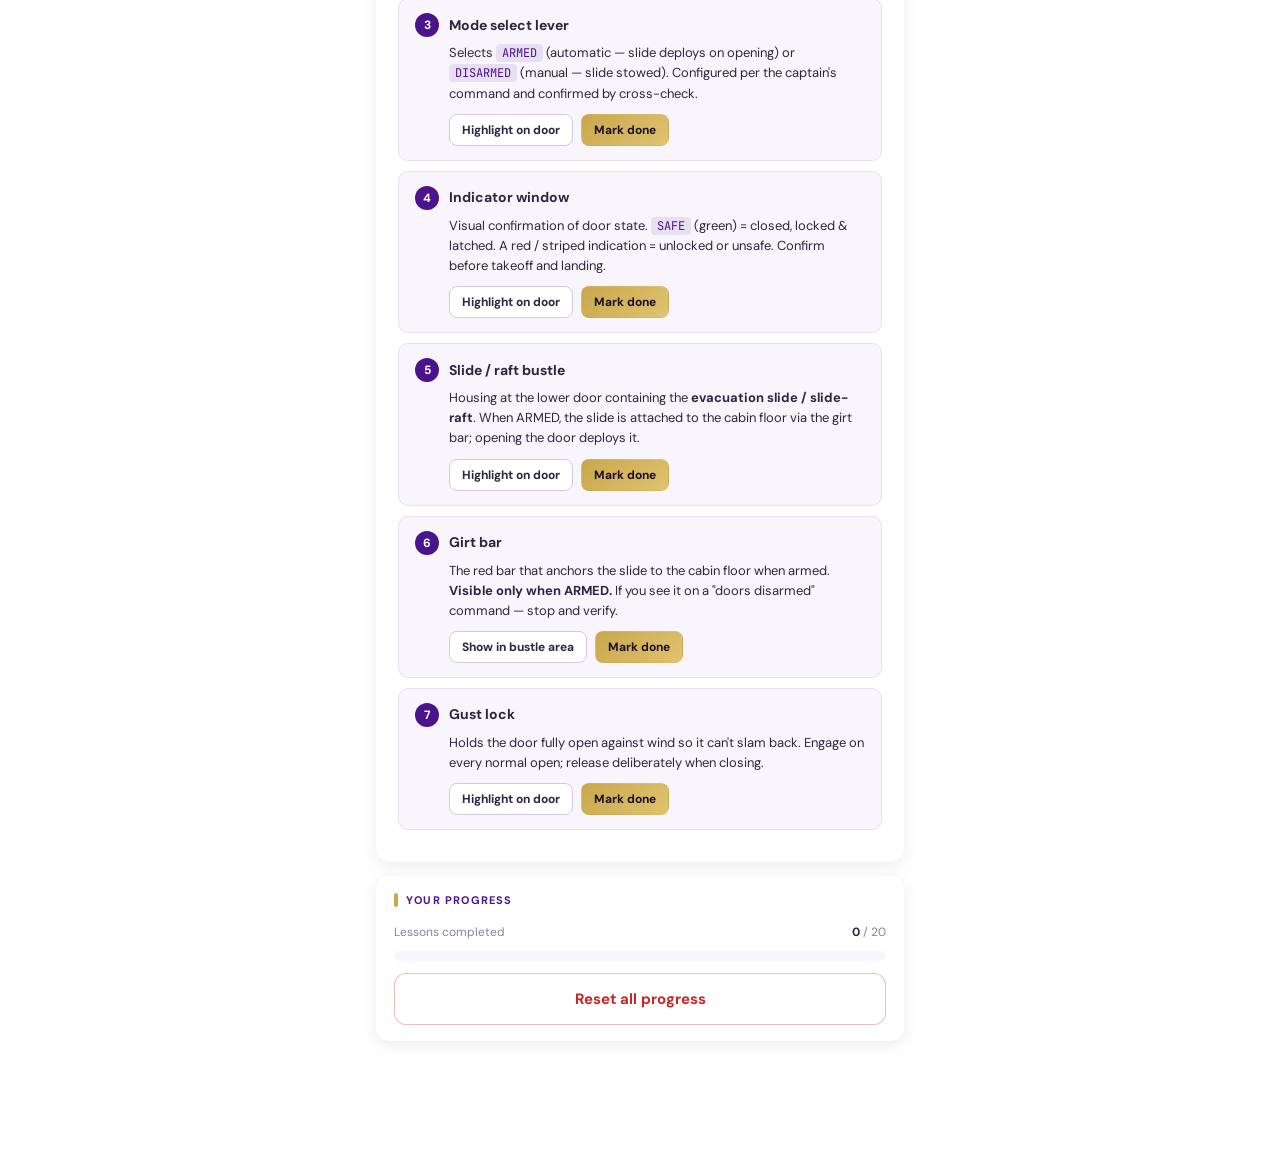
<file: plugins/door-training/index.html>
<!DOCTYPE html>
<html lang="en">
<head>
<meta charset="UTF-8">
<meta name="viewport" content="width=device-width, initial-scale=1.0, viewport-fit=cover, user-scalable=no">
<meta name="apple-mobile-web-app-capable" content="yes">
<meta name="apple-mobile-web-app-status-bar-style" content="black-translucent">
<meta name="theme-color" content="#1a1028">
<title>Door Training · IM Hub</title>
<link rel="manifest" href="../../manifest.json">
<link rel="icon" type="image/svg+xml" href="../../icons/icon.svg">
<link rel="apple-touch-icon" href="../../icons/icon-192.png">
<link rel="preconnect" href="https://fonts.googleapis.com">
<link rel="preconnect" href="https://fonts.gstatic.com" crossorigin>
<link href="https://fonts.googleapis.com/css2?family=Noto+Sans+Thai:wght@300;400;600;700&family=DM+Sans:wght@300;400;500;600;700&family=JetBrains+Mono:wght@400;600&display=swap" rel="stylesheet">
<link rel="stylesheet" href="../../shared/theme.css">
<style>
  /* ===== Door Sim Card ===== */
  .door-sim-card {
    padding: 16px;
    background: linear-gradient(180deg, #faf8fd 0%, #ffffff 100%);
  }

  /* Variant selector */
  .variant-bar {
    display: flex;
    gap: 4px;
    padding: 4px;
    background: var(--input-bg);
    border-radius: 10px;
    margin-bottom: 12px;
  }
  .variant-btn {
    flex: 1;
    padding: 8px 6px;
    background: transparent;
    border: none;
    border-radius: 7px;
    font-family: 'JetBrains Mono', monospace;
    font-size: 11px;
    font-weight: 700;
    letter-spacing: 0.4px;
    color: var(--text-muted);
    cursor: pointer;
    transition: all 0.2s var(--ease);
  }
  .variant-btn .mfr {
    display: block;
    font-family: 'DM Sans', sans-serif;
    font-size: 8px;
    font-weight: 600;
    letter-spacing: 1px;
    color: var(--text-subtle);
    margin-top: 1px;
    text-transform: uppercase;
  }
  .variant-btn.active {
    background: var(--tg-purple);
    color: #fff;
    box-shadow: 0 2px 8px rgba(74, 20, 140, 0.3);
  }
  .variant-btn.active .mfr { color: rgba(255,255,255,0.7); }

  .variant-note {
    padding: 10px 12px;
    background: rgba(74, 20, 140, 0.06);
    border-left: 3px solid var(--tg-purple);
    border-radius: 0 8px 8px 0;
    font-size: 12px;
    line-height: 1.5;
    color: var(--text);
    margin-bottom: 12px;
  }
  .variant-note strong { color: var(--tg-purple); font-weight: 700; }
  .variant-note code {
    font-family: 'JetBrains Mono', monospace;
    font-size: 11px;
    background: rgba(74, 20, 140, 0.1);
    padding: 1px 5px;
    border-radius: 3px;
  }

  .status-bar {
    display: grid;
    grid-template-columns: repeat(3, 1fr);
    gap: 6px;
    margin-bottom: 12px;
  }
  .status-pill {
    display: flex;
    flex-direction: column;
    align-items: center;
    gap: 2px;
    padding: 8px 6px;
    background: var(--input-bg);
    border: 1.5px solid var(--border);
    border-radius: 10px;
    transition: all 0.2s var(--ease);
  }
  .status-pill .k {
    font-size: 9px;
    text-transform: uppercase;
    letter-spacing: 1px;
    color: var(--text-muted);
    font-weight: 700;
  }
  .status-pill .v {
    font-family: 'JetBrains Mono', monospace;
    font-size: 12px;
    font-weight: 700;
    color: var(--text);
    letter-spacing: 0.5px;
  }
  .status-pill.armed { background: rgba(198, 40, 40, 0.08); border-color: rgba(198, 40, 40, 0.4); }
  .status-pill.armed .v { color: var(--tg-red); }
  .status-pill.disarmed { background: rgba(46, 125, 50, 0.08); border-color: rgba(46, 125, 50, 0.35); }
  .status-pill.disarmed .v { color: var(--tg-green); }
  .status-pill.warn { background: rgba(245, 124, 0, 0.1); border-color: rgba(245, 124, 0, 0.4); }
  .status-pill.warn .v { color: var(--tg-amber); }

  .door-stage {
    position: relative;
    width: 100%;
    aspect-ratio: 320 / 480;
    max-height: 420px;
    background: linear-gradient(180deg, #1a1028 0%, #2d1b4e 100%);
    border-radius: 14px;
    overflow: hidden;
    user-select: none;
  }
  .door-stage svg {
    width: 100%;
    height: 100%;
    display: block;
  }

  .hotspot {
    cursor: pointer;
    transition: filter 0.2s var(--ease);
  }
  .hotspot:hover { filter: brightness(1.2); }
  .hotspot.highlight {
    filter: drop-shadow(0 0 6px #c9a84c) drop-shadow(0 0 12px #c9a84c);
    animation: pulse 1.4s ease-in-out infinite;
  }
  @keyframes pulse {
    0%, 100% { filter: drop-shadow(0 0 4px #c9a84c) drop-shadow(0 0 10px #c9a84c); }
    50% { filter: drop-shadow(0 0 8px #e0c270) drop-shadow(0 0 16px #e0c270); }
  }

  .hotspot-label {
    position: absolute;
    bottom: 10px;
    left: 10px;
    right: 10px;
    padding: 10px 12px;
    background: rgba(0,0,0,0.65);
    backdrop-filter: blur(10px);
    -webkit-backdrop-filter: blur(10px);
    border-radius: 10px;
    color: #fff;
    font-size: 12px;
    line-height: 1.45;
    min-height: 38px;
    display: flex;
    align-items: center;
  }
  .hotspot-label.empty { color: rgba(255,255,255,0.55); font-style: italic; }
  .hotspot-label strong { color: var(--tg-gold); margin-right: 6px; }

  .sim-controls {
    display: flex;
    gap: 8px;
    margin-top: 12px;
  }
  .sim-controls .chip {
    flex: 1;
    padding: 10px;
    border: 1.5px solid var(--border);
    background: var(--input-bg);
    border-radius: 10px;
    font-family: inherit;
    font-size: 12px;
    font-weight: 700;
    color: var(--text);
    cursor: pointer;
    transition: all 0.15s var(--ease);
  }
  .sim-controls .chip:active { transform: scale(0.97); }
  .sim-controls .chip.primary {
    background: linear-gradient(135deg, var(--tg-purple), var(--tg-purple-light));
    color: #fff;
    border-color: transparent;
  }
  .sim-controls .chip.gold {
    background: linear-gradient(135deg, var(--tg-gold), var(--tg-gold-light));
    color: var(--tg-dark);
    border-color: transparent;
  }
  .sim-controls .chip:disabled {
    opacity: 0.4;
    cursor: not-allowed;
  }

  /* ===== Lesson Sections ===== */
  .lesson-step {
    background: var(--input-bg);
    border: 1.5px solid var(--border);
    border-radius: 10px;
    padding: 14px 16px;
    margin-bottom: 10px;
    transition: all 0.2s var(--ease);
  }
  .lesson-step.active {
    border-color: var(--tg-gold);
    background: rgba(201, 168, 76, 0.06);
    box-shadow: 0 4px 14px rgba(201, 168, 76, 0.15);
  }
  .lesson-step.done {
    border-color: rgba(46, 125, 50, 0.4);
    background: rgba(46, 125, 50, 0.05);
  }
  .lesson-step .step-head {
    display: flex;
    align-items: center;
    gap: 10px;
    margin-bottom: 6px;
  }
  .lesson-step .step-num {
    width: 24px;
    height: 24px;
    border-radius: 50%;
    background: var(--tg-purple);
    color: #fff;
    font-size: 12px;
    font-weight: 700;
    display: flex;
    align-items: center;
    justify-content: center;
    flex-shrink: 0;
  }
  .lesson-step.done .step-num {
    background: var(--tg-green);
  }
  .lesson-step.done .step-num::after { content: '✓'; }
  .lesson-step.done .step-num span { display: none; }
  .lesson-step .step-title {
    font-size: 14px;
    font-weight: 700;
    color: var(--text);
  }
  .lesson-step .step-body {
    font-size: 13px;
    color: var(--text);
    line-height: 1.55;
    margin-left: 34px;
  }
  .lesson-step .step-body ul {
    margin: 6px 0 0 18px;
    padding: 0;
  }
  .lesson-step .step-body li { margin-bottom: 3px; }
  .lesson-step .step-body code {
    font-family: 'JetBrains Mono', monospace;
    font-size: 12px;
    background: var(--border);
    padding: 1px 6px;
    border-radius: 4px;
    color: var(--tg-purple);
  }
  .lesson-step .step-actions {
    margin: 10px 0 0 34px;
    display: flex;
    gap: 8px;
    flex-wrap: wrap;
  }
  .lesson-step .mini-btn {
    padding: 7px 12px;
    border-radius: 8px;
    font-size: 12px;
    font-weight: 700;
    font-family: inherit;
    border: 1.5px solid var(--border-strong);
    background: #fff;
    color: var(--text);
    cursor: pointer;
    transition: all 0.15s var(--ease);
  }
  .lesson-step .mini-btn:hover { border-color: var(--tg-purple); color: var(--tg-purple); }
  .lesson-step .mini-btn.gold {
    background: linear-gradient(135deg, var(--tg-gold), var(--tg-gold-light));
    color: var(--tg-dark);
    border-color: transparent;
  }
  .lesson-step .mini-btn.danger {
    border-color: rgba(198, 40, 40, 0.4);
    color: var(--tg-red);
  }

  .callout {
    padding: 12px 14px;
    border-radius: 10px;
    margin-bottom: 12px;
    font-size: 13px;
    line-height: 1.55;
    display: flex;
    gap: 10px;
  }
  .callout .ico { flex-shrink: 0; font-size: 18px; line-height: 1; }
  .callout.info { background: rgba(21, 101, 192, 0.08); color: #0d3a72; border-left: 3px solid var(--tg-blue); }
  .callout.warn { background: rgba(245, 124, 0, 0.1); color: #6b3300; border-left: 3px solid var(--tg-amber); }
  .callout.danger { background: rgba(198, 40, 40, 0.08); color: #6e1a1a; border-left: 3px solid var(--tg-red); }

  /* Quiz */
  .quiz-q {
    background: var(--card-bg-alt);
    border-radius: 12px;
    padding: 16px;
    margin-bottom: 12px;
    border: 1.5px solid var(--border);
  }
  .quiz-q .q-title {
    font-size: 14px;
    font-weight: 700;
    margin-bottom: 12px;
    color: var(--text);
    display: flex;
    gap: 8px;
  }
  .quiz-q .q-title .q-num {
    flex-shrink: 0;
    color: var(--tg-gold);
    font-family: 'JetBrains Mono', monospace;
  }
  .quiz-choice {
    display: block;
    padding: 10px 14px;
    margin-bottom: 6px;
    background: #fff;
    border: 1.5px solid var(--border);
    border-radius: 8px;
    font-family: inherit;
    font-size: 13px;
    color: var(--text);
    cursor: pointer;
    text-align: left;
    width: 100%;
    transition: all 0.15s var(--ease);
  }
  .quiz-choice:hover { border-color: var(--tg-purple); }
  .quiz-choice.correct {
    background: rgba(46, 125, 50, 0.1);
    border-color: var(--tg-green);
    color: var(--tg-green);
    font-weight: 600;
  }
  .quiz-choice.wrong {
    background: rgba(198, 40, 40, 0.08);
    border-color: var(--tg-red);
    color: var(--tg-red);
  }
  .quiz-choice:disabled { cursor: default; }
  .quiz-explain {
    margin-top: 10px;
    padding: 10px 12px;
    background: var(--input-bg);
    border-radius: 8px;
    font-size: 12px;
    line-height: 1.5;
    color: var(--text-muted);
    display: none;
  }
  .quiz-explain.show { display: block; }

  /* Progress card */
  .progress-card { padding: 16px 18px; }
  .progress-bar-wrap {
    background: var(--input-bg);
    border-radius: 10px;
    overflow: hidden;
    height: 10px;
    margin: 10px 0 12px;
  }
  .progress-bar {
    height: 100%;
    background: linear-gradient(90deg, var(--tg-gold), var(--tg-gold-light));
    transition: width 0.3s var(--ease);
  }
  .progress-row {
    display: flex;
    justify-content: space-between;
    font-size: 12px;
    color: var(--text-muted);
    margin-bottom: 8px;
  }
  .progress-row strong { color: var(--text); font-weight: 700; }

  .section-btn-sm { padding: 8px 12px; font-size: 12px; }

  .disclaimer {
    margin-top: 14px;
    padding: 12px 14px;
    background: rgba(255,255,255,0.04);
    border: 1px dashed rgba(255,255,255,0.15);
    border-radius: 10px;
    color: rgba(255,255,255,0.55);
    font-size: 11px;
    line-height: 1.55;
    text-align: center;
  }
</style>
</head>
<body>

<header class="app-header">
  <a href="../../" class="back-btn">← Hub</a>
  <div class="logo">🚪 Plugin 4</div>
  <h1>Door Training</h1>
  <div class="sub">Wide-body Type A · Interactive lesson</div>
</header>

<div class="container">

  <!-- ============ DOOR SIMULATOR ============ -->
  <div class="card door-sim-card">
    <div class="card-title">Interactive Door</div>

    <div class="variant-bar" id="variantBar">
      <button class="variant-btn" data-variant="B777-300ER" type="button">B777-300ER<span class="mfr">Boeing</span></button>
      <button class="variant-btn" data-variant="A350-900" type="button">A350-900<span class="mfr">Airbus</span></button>
      <button class="variant-btn" data-variant="A330-300" type="button">A330-300<span class="mfr">Airbus</span></button>
    </div>

    <div class="variant-note" id="variantNote"></div>

    <div class="status-bar">
      <div class="status-pill disarmed" id="modePill">
        <span class="k">Mode</span>
        <span class="v" id="modeV">DISARMED</span>
      </div>
      <div class="status-pill" id="doorPill">
        <span class="k">Door</span>
        <span class="v" id="doorV">CLOSED</span>
      </div>
      <div class="status-pill" id="slidePill">
        <span class="k">Slide</span>
        <span class="v" id="slideV">STOWED</span>
      </div>
    </div>

    <div class="door-stage">
      <svg viewBox="0 0 320 480" xmlns="http://www.w3.org/2000/svg">
        <!-- Cabin wall background -->
        <defs>
          <linearGradient id="cabinGrad" x1="0" y1="0" x2="0" y2="1">
            <stop offset="0%" stop-color="#3a2868"/>
            <stop offset="100%" stop-color="#1a1028"/>
          </linearGradient>
          <linearGradient id="doorGrad" x1="0" y1="0" x2="1" y2="1">
            <stop offset="0%" stop-color="#e8e0f0"/>
            <stop offset="100%" stop-color="#b5abc9"/>
          </linearGradient>
          <linearGradient id="metalGrad" x1="0" y1="0" x2="0" y2="1">
            <stop offset="0%" stop-color="#9c93b5"/>
            <stop offset="50%" stop-color="#d4c8e4"/>
            <stop offset="100%" stop-color="#7a7088"/>
          </linearGradient>
        </defs>

        <rect x="0" y="0" width="320" height="480" fill="url(#cabinGrad)"/>

        <!-- Floor line -->
        <line x1="0" y1="430" x2="320" y2="430" stroke="#5a4880" stroke-width="1.5" stroke-dasharray="4 4" opacity="0.5"/>
        <text x="10" y="445" fill="#8b7fa3" font-family="DM Sans" font-size="9" font-weight="600" letter-spacing="1">CABIN FLOOR</text>

        <!-- Door frame -->
        <rect x="50" y="40" width="220" height="390" rx="14" fill="#2d2640" stroke="#5a4880" stroke-width="2"/>

        <!-- Door body (transforms when opening) -->
        <g id="doorBody">
          <rect x="58" y="48" width="204" height="374" rx="10" fill="url(#doorGrad)"/>

          <!-- Subtle panel lines -->
          <line x1="58" y1="140" x2="262" y2="140" stroke="#9c93b5" stroke-width="0.5" opacity="0.4"/>
          <line x1="58" y1="320" x2="262" y2="320" stroke="#9c93b5" stroke-width="0.5" opacity="0.4"/>

          <!-- Viewing window (top center) -->
          <g class="hotspot" data-part="viewport">
            <ellipse cx="160" cy="100" rx="44" ry="32" fill="#1a1028" stroke="#7a7088" stroke-width="3"/>
            <ellipse cx="160" cy="100" rx="38" ry="26" fill="#3a2868" opacity="0.7"/>
            <ellipse cx="148" cy="92" rx="12" ry="6" fill="#8a7ab0" opacity="0.4"/>
          </g>

          <!-- Door operating handle (right side) -->
          <g class="hotspot" data-part="handle" id="handleGroup">
            <rect x="210" y="200" width="40" height="80" rx="6" fill="#2d2640" opacity="0.3"/>
            <g id="handleLever">
              <rect x="216" y="232" width="28" height="14" rx="3" fill="url(#metalGrad)" stroke="#5a4880" stroke-width="1"/>
              <circle cx="230" cy="239" r="3" fill="#3a2868"/>
            </g>
            <text x="230" y="295" fill="#5a4880" font-family="DM Sans" font-size="8" font-weight="700" text-anchor="middle" letter-spacing="0.5">HANDLE</text>
          </g>

          <!-- Mode select / arming lever (lower left) -->
          <g class="hotspot" data-part="mode">
            <rect x="76" y="340" width="56" height="50" rx="6" fill="#2d2640"/>
            <rect x="82" y="346" width="44" height="38" rx="3" fill="#1a1028" stroke="#5a4880" stroke-width="1"/>
            <!-- Mode indicator: switches color -->
            <rect id="modeSwitch" x="86" y="350" width="36" height="14" rx="2" fill="#2e7d32"/>
            <text id="modeSwitchLabel" x="104" y="360" fill="#fff" font-family="JetBrains Mono" font-size="8" font-weight="700" text-anchor="middle">DISARM</text>
            <!-- Arrow indicator -->
            <path id="modeArrow" d="M 104 372 L 104 380 M 100 376 L 104 380 L 108 376" stroke="#2e7d32" stroke-width="1.5" fill="none"/>
            <text x="104" y="398" fill="#5a4880" font-family="DM Sans" font-size="7" font-weight="700" text-anchor="middle" letter-spacing="0.3">MODE SELECT</text>
          </g>

          <!-- Slide bustle (bottom) -->
          <g class="hotspot" data-part="bustle">
            <rect x="68" y="370" width="184" height="42" rx="5" fill="#3a2868" opacity="0.7"/>
            <rect x="74" y="376" width="172" height="30" rx="3" fill="#1a1028" stroke="#5a4880" stroke-width="0.5"/>
            <text x="160" y="395" fill="#8b7fa3" font-family="DM Sans" font-size="9" font-weight="700" text-anchor="middle" letter-spacing="1">SLIDE / RAFT BUSTLE</text>
          </g>

          <!-- Indicator window (next to handle) -->
          <g class="hotspot" data-part="indicator">
            <rect x="180" y="160" width="36" height="22" rx="3" fill="#1a1028" stroke="#5a4880" stroke-width="1.5"/>
            <rect id="indicatorGlow" x="183" y="163" width="30" height="16" rx="2" fill="#2e7d32" opacity="0.85"/>
            <text id="indicatorText" x="198" y="174" fill="#fff" font-family="JetBrains Mono" font-size="7" font-weight="700" text-anchor="middle">SAFE</text>
          </g>

          <!-- Gust lock (top right edge) -->
          <g class="hotspot" data-part="gustlock">
            <circle cx="240" cy="70" r="10" fill="url(#metalGrad)" stroke="#5a4880" stroke-width="1"/>
            <circle cx="240" cy="70" r="4" fill="#3a2868"/>
          </g>
        </g>

        <!-- Girt bar (only visible when armed) -->
        <g id="girtBar" opacity="0">
          <rect x="74" y="418" width="172" height="6" rx="2" fill="#c62828" stroke="#7a0000" stroke-width="0.5"/>
          <rect x="74" y="418" width="172" height="2" fill="#ff5252" opacity="0.6"/>
        </g>

        <!-- Slide (deployed state) -->
        <g id="slideGroup" opacity="0">
          <path d="M 50 430 Q 100 460 200 470 L 300 478 L 50 478 Z" fill="#f57c00" stroke="#bf5500" stroke-width="2"/>
          <path d="M 60 440 Q 110 458 200 466" stroke="#ffb74d" stroke-width="2" fill="none" opacity="0.6"/>
        </g>
      </svg>

      <div class="hotspot-label empty" id="hotspotLabel">
        Tap any part of the door to learn about it.
      </div>
    </div>

    <div class="sim-controls">
      <button class="chip" id="toggleMode" type="button">Arm / Disarm</button>
      <button class="chip primary" id="toggleDoor" type="button">Open / Close</button>
      <button class="chip" id="resetSim" type="button">Reset</button>
    </div>
  </div>

  <!-- ============ SECTION NAV ============ -->
  <div class="section-nav">
    <button class="section-btn active section-btn-sm" data-section="anatomy">1 · Anatomy</button>
    <button class="section-btn section-btn-sm" data-section="normal">2 · Normal Ops</button>
    <button class="section-btn section-btn-sm" data-section="checks">3 · Cross-checks</button>
    <button class="section-btn section-btn-sm" data-section="emergency">4 · Emergency</button>
    <button class="section-btn section-btn-sm" data-section="quiz">5 · Quiz</button>
  </div>

  <!-- ============ 1. ANATOMY ============ -->
  <div id="panel-anatomy" class="section-panel active">
    <div class="card">
      <h2>Door Anatomy & Terminology</h2>
      <div class="card-sub">Tap each part on the door above as you read. Mark each step done to track progress.</div>

      <div class="variant-note" data-section-note="anatomy"></div>

      <div class="callout info">
        <span class="ico">ℹ️</span>
        <div>This lesson models a typical <strong>wide-body Type A plug door</strong> (e.g. 777, A350 main cabin door). Always defer to your aircraft's CCOM / FCOM for the exact procedure.</div>
      </div>

      <div class="lesson-step" data-step="a1">
        <div class="step-head">
          <div class="step-num"><span>1</span></div>
          <div class="step-title">Viewing port (window)</div>
        </div>
        <div class="step-body">
          The viewing port lets you check <strong>outside conditions</strong> before operating the door: jet bridge / stairs in position, no fire or smoke, no obstructions, no people in the slide path.
        </div>
        <div class="step-actions">
          <button class="mini-btn" data-show="viewport">Highlight on door</button>
          <button class="mini-btn gold" data-done="a1">Mark done</button>
        </div>
      </div>

      <div class="lesson-step" data-step="a2">
        <div class="step-head">
          <div class="step-num"><span>2</span></div>
          <div class="step-title">Door operating handle</div>
        </div>
        <div class="step-body">
          The primary lever used to <strong>unlock and open</strong> the door. Travel is typically up/around through 180°. Power-assist (EPA — Emergency Power Assist) accelerates opening when armed.
        </div>
        <div class="step-actions">
          <button class="mini-btn" data-show="handle">Highlight on door</button>
          <button class="mini-btn gold" data-done="a2">Mark done</button>
        </div>
      </div>

      <div class="lesson-step" data-step="a3">
        <div class="step-head">
          <div class="step-num"><span>3</span></div>
          <div class="step-title">Mode select lever</div>
        </div>
        <div class="step-body">
          Selects <code>ARMED</code> (automatic — slide deploys on opening) or <code>DISARMED</code> (manual — slide stowed). Configured per the captain's command and confirmed by cross-check.
        </div>
        <div class="step-actions">
          <button class="mini-btn" data-show="mode">Highlight on door</button>
          <button class="mini-btn gold" data-done="a3">Mark done</button>
        </div>
      </div>

      <div class="lesson-step" data-step="a4">
        <div class="step-head">
          <div class="step-num"><span>4</span></div>
          <div class="step-title">Indicator window</div>
        </div>
        <div class="step-body">
          Visual confirmation of door state. <code>SAFE</code> (green) = closed, locked & latched. A red / striped indication = unlocked or unsafe. Confirm before takeoff and landing.
        </div>
        <div class="step-actions">
          <button class="mini-btn" data-show="indicator">Highlight on door</button>
          <button class="mini-btn gold" data-done="a4">Mark done</button>
        </div>
      </div>

      <div class="lesson-step" data-step="a5">
        <div class="step-head">
          <div class="step-num"><span>5</span></div>
          <div class="step-title">Slide / raft bustle</div>
        </div>
        <div class="step-body">
          Housing at the lower door containing the <strong>evacuation slide / slide-raft</strong>. When ARMED, the slide is attached to the cabin floor via the girt bar; opening the door deploys it.
        </div>
        <div class="step-actions">
          <button class="mini-btn" data-show="bustle">Highlight on door</button>
          <button class="mini-btn gold" data-done="a5">Mark done</button>
        </div>
      </div>

      <div class="lesson-step" data-step="a6">
        <div class="step-head">
          <div class="step-num"><span>6</span></div>
          <div class="step-title">Girt bar</div>
        </div>
        <div class="step-body">
          The red bar that anchors the slide to the cabin floor when armed. <strong>Visible only when ARMED.</strong> If you see it on a "doors disarmed" command — stop and verify.
        </div>
        <div class="step-actions">
          <button class="mini-btn" data-show="bustle">Show in bustle area</button>
          <button class="mini-btn gold" data-done="a6">Mark done</button>
        </div>
      </div>

      <div class="lesson-step" data-step="a7">
        <div class="step-head">
          <div class="step-num"><span>7</span></div>
          <div class="step-title">Gust lock</div>
        </div>
        <div class="step-body">
          Holds the door fully open against wind so it can't slam back. Engage on every normal open; release deliberately when closing.
        </div>
        <div class="step-actions">
          <button class="mini-btn" data-show="gustlock">Highlight on door</button>
          <button class="mini-btn gold" data-done="a7">Mark done</button>
        </div>
      </div>
    </div>
  </div>

  <!-- ============ 2. NORMAL OPS ============ -->
  <div id="panel-normal" class="section-panel">
    <div class="card">
      <h2>Normal Operation</h2>
      <div class="card-sub">Arm, disarm, open and close. Practise each on the door above.</div>

      <div class="variant-note" data-section-note="normal"></div>

      <div class="callout warn">
        <span class="ico">⚠️</span>
        <div>Always operate doors only on <strong>command from the flight deck</strong>, and confirm via <strong>cross-check</strong> with the opposite-side crew.</div>
      </div>

      <div class="lesson-step" data-step="n1">
        <div class="step-head">
          <div class="step-num"><span>1</span></div>
          <div class="step-title">Arm slide (before pushback)</div>
        </div>
        <div class="step-body">
          On the captain's command <code>"Cabin Crew — arm doors and cross-check"</code>:
          <ul>
            <li>Move the Mode Select lever to <strong>ARMED</strong>.</li>
            <li>Confirm girt bar is visible and attached to the floor brackets.</li>
            <li>Cross-check the opposite door and reply by interphone.</li>
          </ul>
        </div>
        <div class="step-actions">
          <button class="mini-btn" data-show="mode">Highlight lever</button>
          <button class="mini-btn" data-action="arm">Arm now</button>
          <button class="mini-btn gold" data-done="n1">Mark done</button>
        </div>
      </div>

      <div class="lesson-step" data-step="n2">
        <div class="step-head">
          <div class="step-num"><span>2</span></div>
          <div class="step-title">Disarm slide (after arrival)</div>
        </div>
        <div class="step-body">
          On the captain's command <code>"Cabin Crew — disarm doors and cross-check"</code>:
          <ul>
            <li>Move Mode Select to <strong>DISARMED</strong>.</li>
            <li>Confirm girt bar is stowed (no red bar visible).</li>
            <li>Cross-check and report.</li>
          </ul>
        </div>
        <div class="step-actions">
          <button class="mini-btn" data-show="mode">Highlight lever</button>
          <button class="mini-btn" data-action="disarm">Disarm now</button>
          <button class="mini-btn gold" data-done="n2">Mark done</button>
        </div>
      </div>

      <div class="lesson-step" data-step="n3">
        <div class="step-head">
          <div class="step-num"><span>3</span></div>
          <div class="step-title">Open door — normal (disarmed)</div>
        </div>
        <div class="step-body">
          Only when <strong>DISARMED</strong>:
          <ul>
            <li>Look through the viewing port — confirm bridge / stairs in position, area clear.</li>
            <li>Operate the handle through its full travel.</li>
            <li>Push the door fully open until the gust lock engages.</li>
          </ul>
        </div>
        <div class="step-actions">
          <button class="mini-btn" data-show="viewport">Step 1 · viewport</button>
          <button class="mini-btn" data-show="handle">Step 2 · handle</button>
          <button class="mini-btn" data-action="open">Open now</button>
          <button class="mini-btn gold" data-done="n3">Mark done</button>
        </div>
      </div>

      <div class="lesson-step" data-step="n4">
        <div class="step-head">
          <div class="step-num"><span>4</span></div>
          <div class="step-title">Close door</div>
        </div>
        <div class="step-body">
          Confirm jet bridge is clear, release the gust lock, swing the door closed firmly, then move the handle through its full closing travel until the indicator reads <strong>SAFE / green</strong>.
        </div>
        <div class="step-actions">
          <button class="mini-btn" data-show="gustlock">Step 1 · gust lock</button>
          <button class="mini-btn" data-show="indicator">Step 2 · indicator</button>
          <button class="mini-btn" data-action="close">Close now</button>
          <button class="mini-btn gold" data-done="n4">Mark done</button>
        </div>
      </div>

      <div class="callout danger">
        <span class="ico">⛔</span>
        <div><strong>Never</strong> open a door in ARMED mode in normal operation. Doing so will deploy the slide — significant cost, possible injury, and aircraft delay.</div>
      </div>
    </div>
  </div>

  <!-- ============ 3. CROSS-CHECKS ============ -->
  <div id="panel-checks" class="section-panel">
    <div class="card">
      <h2>Safety Checks & Cross-checks</h2>
      <div class="card-sub">When and what to check, every flight.</div>

      <div class="variant-note" data-section-note="checks"></div>

      <div class="lesson-step" data-step="c1">
        <div class="step-head">
          <div class="step-num"><span>1</span></div>
          <div class="step-title">Pre-flight check</div>
        </div>
        <div class="step-body">
          Before boarding:
          <ul>
            <li>Door indicator <strong>SAFE / green</strong>.</li>
            <li>Mode Select <strong>DISARMED</strong>.</li>
            <li>No visible girt bar; bustle area clear of obstructions.</li>
            <li>Viewing port unobstructed and clean.</li>
            <li>Slide pressure gauge in green band (if visible).</li>
          </ul>
        </div>
        <div class="step-actions">
          <button class="mini-btn gold" data-done="c1">Mark done</button>
        </div>
      </div>

      <div class="lesson-step" data-step="c2">
        <div class="step-head">
          <div class="step-num"><span>2</span></div>
          <div class="step-title">Arming cross-check</div>
        </div>
        <div class="step-body">
          On <code>"Arm doors and cross-check"</code>:
          <ul>
            <li>Set Mode Select to <strong>ARMED</strong>.</li>
            <li>Visually confirm girt bar attached to floor.</li>
            <li>Make eye contact with the opposite-side crew; visually confirm their lever is ARMED.</li>
            <li>Report on interphone: <em>"Door [position] armed and cross-checked."</em></li>
          </ul>
        </div>
        <div class="step-actions">
          <button class="mini-btn" data-action="arm">Arm now</button>
          <button class="mini-btn gold" data-done="c2">Mark done</button>
        </div>
      </div>

      <div class="lesson-step" data-step="c3">
        <div class="step-head">
          <div class="step-num"><span>3</span></div>
          <div class="step-title">Disarming cross-check</div>
        </div>
        <div class="step-body">
          On <code>"Disarm doors and cross-check"</code>, mirror the arming procedure in reverse: lever to <strong>DISARMED</strong>, girt bar stowed, cross-check opposite, report.
        </div>
        <div class="step-actions">
          <button class="mini-btn" data-action="disarm">Disarm now</button>
          <button class="mini-btn gold" data-done="c3">Mark done</button>
        </div>
      </div>

      <div class="lesson-step" data-step="c4">
        <div class="step-head">
          <div class="step-num"><span>4</span></div>
          <div class="step-title">Before opening (after landing)</div>
        </div>
        <div class="step-body">
          Even after a disarm cross-check, before pulling the handle:
          <ul>
            <li>Mode Select confirmed <strong>DISARMED</strong> by you, again.</li>
            <li>Bridge / stairs confirmed in position via the viewing port.</li>
            <li>Ground crew signal received.</li>
          </ul>
          Treat the disarm cross-check and the open-the-door check as two separate gates.
        </div>
        <div class="step-actions">
          <button class="mini-btn gold" data-done="c4">Mark done</button>
        </div>
      </div>

      <div class="callout info">
        <span class="ico">💡</span>
        <div><strong>Memory aid:</strong> "Mode → Indicator → Outside → Handle" — a quick four-point check every time, every door.</div>
      </div>
    </div>
  </div>

  <!-- ============ 4. EMERGENCY ============ -->
  <div id="panel-emergency" class="section-panel">
    <div class="card">
      <h2>Emergency Operation</h2>
      <div class="card-sub">Evacuation: when and how to deploy.</div>

      <div class="variant-note" data-section-note="emergency"></div>

      <div class="callout danger">
        <span class="ico">⛔</span>
        <div>Emergency evacuation is initiated only on the captain's command, or by senior cabin crew if the cabin becomes <strong>untenable</strong> (fire, smoke, structural damage) and the flight deck is unresponsive.</div>
      </div>

      <div class="lesson-step" data-step="e1">
        <div class="step-head">
          <div class="step-num"><span>1</span></div>
          <div class="step-title">Assess outside conditions</div>
        </div>
        <div class="step-body">
          Before opening any door in evacuation:
          <ul>
            <li><strong>Look through the viewing port.</strong> Check for fire, smoke, debris, fuel, water level, obstacles.</li>
            <li>If unsafe — <strong>redirect</strong> passengers to a usable exit. Block the unusable door and shout "Door blocked! Go to next exit!"</li>
          </ul>
        </div>
        <div class="step-actions">
          <button class="mini-btn" data-show="viewport">Highlight viewport</button>
          <button class="mini-btn gold" data-done="e1">Mark done</button>
        </div>
      </div>

      <div class="lesson-step" data-step="e2">
        <div class="step-head">
          <div class="step-num"><span>2</span></div>
          <div class="step-title">Confirm ARMED, then open</div>
        </div>
        <div class="step-body">
          With outside safe:
          <ul>
            <li>Confirm Mode Select is <strong>ARMED</strong> — if not, arm it before pulling the handle.</li>
            <li>Operate the handle through full travel. EPA accelerates the door.</li>
            <li><strong>Stand clear</strong> of the door arc.</li>
          </ul>
        </div>
        <div class="step-actions">
          <button class="mini-btn" data-show="mode">Mode</button>
          <button class="mini-btn" data-show="handle">Handle</button>
          <button class="mini-btn" data-action="arm">Arm</button>
          <button class="mini-btn" data-action="open">Open (armed)</button>
          <button class="mini-btn gold" data-done="e2">Mark done</button>
        </div>
      </div>

      <div class="lesson-step" data-step="e3">
        <div class="step-head">
          <div class="step-num"><span>3</span></div>
          <div class="step-title">Verify slide deployed & inflated</div>
        </div>
        <div class="step-body">
          Slide must be:
          <ul>
            <li>Fully <strong>inflated</strong> and stable.</li>
            <li>Reaching the ground at the correct angle.</li>
            <li>Clear of fire / obstructions.</li>
          </ul>
          If <strong>not</strong> deployed: pull the manual inflation handle. If still not deployed — <strong>block the exit</strong>, redirect.
        </div>
        <div class="step-actions">
          <button class="mini-btn" data-show="bustle">Slide bustle</button>
          <button class="mini-btn gold" data-done="e3">Mark done</button>
        </div>
      </div>

      <div class="lesson-step" data-step="e4">
        <div class="step-head">
          <div class="step-num"><span>4</span></div>
          <div class="step-title">Command evacuation</div>
        </div>
        <div class="step-body">
          Shouted commands, clear and continuous:
          <ul>
            <li><em>"Release seatbelts! Leave everything! Come this way!"</em></li>
            <li>At the door: <em>"Jump and slide! Arms forward! Jump!"</em></li>
            <li>Direct flow — two passengers at a time on a dual-lane slide.</li>
          </ul>
          <strong>Last off:</strong> grab the emergency equipment (megaphone, ELT, first aid) if safe and time permits, then evacuate.
        </div>
        <div class="step-actions">
          <button class="mini-btn gold" data-done="e4">Mark done</button>
        </div>
      </div>

      <div class="lesson-step" data-step="e5">
        <div class="step-head">
          <div class="step-num"><span>5</span></div>
          <div class="step-title">Ditching: door & slide-raft</div>
        </div>
        <div class="step-body">
          Over water, the slide also serves as a <strong>raft</strong> after detachment:
          <ul>
            <li>Open door normally (armed) — slide-raft inflates.</li>
            <li>Once survivors are on board, <strong>cut the mooring line</strong> with the attached hook knife.</li>
            <li>Deploy sea anchor and locate survival kit.</li>
          </ul>
        </div>
        <div class="step-actions">
          <button class="mini-btn gold" data-done="e5">Mark done</button>
        </div>
      </div>
    </div>
  </div>

  <!-- ============ 5. QUIZ ============ -->
  <div id="panel-quiz" class="section-panel">
    <div class="card">
      <h2>Knowledge Check</h2>
      <div class="card-sub">8 questions. Answers reveal an explanation. Your score is saved.</div>
      <div id="quizContainer"></div>
      <div class="divider"></div>
      <div class="progress-row">
        <span>Quiz score</span>
        <span><strong id="quizScore">0</strong> / <span id="quizTotal">0</span></span>
      </div>
      <button class="btn btn-ghost" id="resetQuiz" type="button">Reset quiz</button>
    </div>
  </div>

  <!-- ============ PROGRESS ============ -->
  <div class="card progress-card">
    <div class="card-title">Your progress</div>
    <div class="progress-row">
      <span>Lessons completed</span>
      <span><strong id="progDone">0</strong> / <span id="progTotal">0</span></span>
    </div>
    <div class="progress-bar-wrap"><div class="progress-bar" id="progBar" style="width: 0%"></div></div>
    <button class="btn btn-danger" id="resetProgress" type="button">Reset all progress</button>
  </div>

  <div class="disclaimer">
    Training aid only — not a substitute for your operator's Cabin Crew Operations Manual or recurrent training. Procedures are aircraft- and operator-specific.
  </div>

</div>

<script type="module">
import { $, $$, toast } from '../../shared/ui.js';

const STORAGE_KEY = 'imh.doorTraining.v1';

// ===== Aircraft variants =====
// Generic Type-A wide-body model; per-variant we override labels and add
// type-specific notes. Procedures remain training-aid only — always defer
// to your operator's CCOM / FCOM.
const VARIANTS = {
  'B777-300ER': {
    label: 'B777-300ER',
    mfr: 'Boeing',
    leverArmed: 'AUTO',         // SVG label when armed
    leverDisarmed: 'MANUAL',    // SVG label when disarmed
    pillArmed: 'AUTOMATIC',     // status pill text
    pillDisarmed: 'MANUAL',
    summary: 'Mode select reads <code>AUTOMATIC</code> / <code>MANUAL</code>. AUTOMATIC = slide armed. Door operating handle rotates upward through ~180°; EPA accelerates opening when armed.',
    notes: {
      anatomy: '<strong>777 specifics:</strong> mode selector is the door-mounted lever labelled <code>AUTO / MANUAL</code>. Slide pressure gauge visible on the bustle face. Door 2 carries a slide-raft (overwater capability).',
      normal: '<strong>777 wording:</strong> the commands you act on translate to <code>AUTOMATIC</code> (armed) and <code>MANUAL</code> (disarmed). Cross-check phrase: <em>"Door [position] in automatic and cross-checked."</em>',
      checks: '<strong>777 indicator:</strong> green flag <code>SAFE</code> visible through the inspection window when latched. Re-confirm <code>MANUAL</code> before opening on arrival.',
      emergency: '<strong>777 EPA:</strong> with the lever in AUTOMATIC, pulling the handle fires the EPA — door swings out and forward rapidly. <strong>Stand clear of the door arc.</strong>',
    },
  },
  'A350-900': {
    label: 'A350-900',
    mfr: 'Airbus',
    leverArmed: 'ARMED',
    leverDisarmed: 'DISARM',
    pillArmed: 'ARMED',
    pillDisarmed: 'DISARMED',
    summary: 'Mode select reads <code>ARMED</code> / <code>DISARMED</code>. Pulling the door operating handle while armed deploys the slide via a gas-actuator power-assist. Slide-raft fitted to main cabin doors.',
    notes: {
      anatomy: '<strong>A350 specifics:</strong> arming lever is a sliding red handle at the lower door, with a clear red girt-bar indicator. Door window is rectangular with rounded corners. All four main cabin door pairs carry slide-rafts.',
      normal: '<strong>A350 wording:</strong> use <code>ARMED</code> / <code>DISARMED</code> verbatim. Cross-check phrase: <em>"Door [position] armed and cross-checked."</em> Door power-assist is gas-actuated — short, fast travel.',
      checks: '<strong>A350 indicator:</strong> the slide-arming indicator strip shows <strong>red</strong> when ARMED — confirm it has dropped to <strong>green/clear</strong> after a disarm command.',
      emergency: '<strong>A350 evac:</strong> the gas-actuator throws the door open quickly — keep body and passengers <strong>well clear of the door arc</strong>. Slide-raft inflates automatically on full opening.',
    },
  },
  'A330-300': {
    label: 'A330-300',
    mfr: 'Airbus',
    leverArmed: 'ARMED',
    leverDisarmed: 'DISARM',
    pillArmed: 'ARMED',
    pillDisarmed: 'DISARMED',
    summary: 'Mode select reads <code>ARMED</code> / <code>DISARMED</code>. Familiar Airbus Type-A door layout. Door 1 & Door 4 typically slide-raft; Door 2 & 3 slide-only — check your aircraft\'s configuration.',
    notes: {
      anatomy: '<strong>A330 specifics:</strong> red arming lever at the lower door, similar to A350. Slide-raft fitment varies by door position — confirm during your pre-flight check.',
      normal: '<strong>A330 wording:</strong> <code>ARMED</code> / <code>DISARMED</code>. Cross-check phrase: <em>"Door [position] armed and cross-checked."</em> Slightly heavier handle action than A350.',
      checks: '<strong>A330 indicator:</strong> red slide-arming strip visible when ARMED. Cross-check is identical to A350; the doors look very similar from inside the cabin.',
      emergency: '<strong>A330 evac:</strong> power-assist throws door outward — stand clear. Confirm slide / slide-raft per door position. On ditching, only slide-raft doors are usable for evacuation onto water.',
    },
  },
};
const VARIANT_KEYS = Object.keys(VARIANTS);

// ===== State =====
const defaultState = {
  done: {},                    // { stepId: true }
  quiz: {},                    // { qIdx: chosenIdx }
  mode: 'DISARMED',            // 'ARMED' | 'DISARMED'
  door: 'CLOSED',              // 'CLOSED' | 'OPEN'
  variant: 'B777-300ER',
};

const state = loadState();

function loadState() {
  try {
    const raw = localStorage.getItem(STORAGE_KEY);
    if (!raw) return { ...defaultState };
    return { ...defaultState, ...JSON.parse(raw) };
  } catch { return { ...defaultState }; }
}
function saveState() {
  localStorage.setItem(STORAGE_KEY, JSON.stringify(state));
}

// ===== Door simulation =====
const modeV = $('modeV');
const doorV = $('doorV');
const slideV = $('slideV');
const modePill = $('modePill');
const doorPill = $('doorPill');
const slidePill = $('slidePill');
const modeSwitch = document.getElementById('modeSwitch');
const modeSwitchLabel = document.getElementById('modeSwitchLabel');
const modeArrow = document.getElementById('modeArrow');
const indicatorGlow = document.getElementById('indicatorGlow');
const indicatorText = document.getElementById('indicatorText');
const girtBar = document.getElementById('girtBar');
const slideGroup = document.getElementById('slideGroup');
const doorBody = document.getElementById('doorBody');
const handleLever = document.getElementById('handleLever');
const hotspotLabel = $('hotspotLabel');

function renderSim() {
  const v = VARIANTS[state.variant] || VARIANTS[VARIANT_KEYS[0]];
  // Mode
  modeV.textContent = state.mode === 'ARMED' ? v.pillArmed : v.pillDisarmed;
  modePill.classList.toggle('armed', state.mode === 'ARMED');
  modePill.classList.toggle('disarmed', state.mode === 'DISARMED');
  modeSwitch.setAttribute('fill', state.mode === 'ARMED' ? '#c62828' : '#2e7d32');
  modeSwitchLabel.textContent = state.mode === 'ARMED' ? v.leverArmed : v.leverDisarmed;
  modeArrow.setAttribute('stroke', state.mode === 'ARMED' ? '#c62828' : '#2e7d32');
  modeArrow.setAttribute('transform', state.mode === 'ARMED' ? 'rotate(180 104 376)' : '');
  girtBar.setAttribute('opacity', state.mode === 'ARMED' ? '1' : '0');

  // Door
  doorV.textContent = state.door;
  doorPill.classList.toggle('warn', state.door === 'OPEN');
  // visually rotate the door slightly when open
  if (state.door === 'OPEN') {
    doorBody.setAttribute('transform', 'translate(-30 0) rotate(-12 58 240)');
    handleLever.setAttribute('transform', 'rotate(90 230 239)');
  } else {
    doorBody.setAttribute('transform', '');
    handleLever.setAttribute('transform', '');
  }

  // Indicator
  if (state.door === 'CLOSED') {
    indicatorGlow.setAttribute('fill', '#2e7d32');
    indicatorText.textContent = 'SAFE';
  } else {
    indicatorGlow.setAttribute('fill', '#c62828');
    indicatorText.textContent = 'OPEN';
  }

  // Slide
  const deployed = state.door === 'OPEN' && state.mode === 'ARMED';
  slideV.textContent = deployed ? 'DEPLOYED' : 'STOWED';
  slidePill.classList.toggle('warn', deployed);
  slideGroup.setAttribute('opacity', deployed ? '1' : '0');
}

// ===== Variant selector =====
function renderVariant() {
  const v = VARIANTS[state.variant] || VARIANTS[VARIANT_KEYS[0]];
  // Active button
  $$('#variantBar .variant-btn').forEach((btn) => {
    btn.classList.toggle('active', btn.dataset.variant === state.variant);
  });
  // Door-card summary
  $('variantNote').innerHTML = `<strong>${v.label} · ${v.mfr}.</strong> ${v.summary}`;
  // Per-section notes
  $$('[data-section-note]').forEach((el) => {
    const key = el.dataset.sectionNote;
    el.innerHTML = v.notes[key] || '';
    el.style.display = v.notes[key] ? '' : 'none';
  });
}

$$('#variantBar .variant-btn').forEach((btn) => {
  btn.addEventListener('click', () => {
    state.variant = btn.dataset.variant;
    saveState();
    renderVariant();
    renderSim();
    toast(`${VARIANTS[state.variant].label} selected`);
  });
});

// ===== Hotspot info =====
const HOTSPOTS = {
  viewport:  { title: 'Viewing port', body: 'Check outside conditions before any door operation.' },
  handle:    { title: 'Operating handle', body: 'Pull through full travel to unlock & open. EPA assists when armed.' },
  mode:      { title: 'Mode select lever', body: 'ARMED = slide will deploy on open. DISARMED = slide stowed.' },
  indicator: { title: 'Indicator window', body: 'Green / SAFE = door fully closed, locked and latched.' },
  bustle:    { title: 'Slide/raft bustle', body: 'Houses the evacuation slide (slide-raft on water-capable doors).' },
  gustlock:  { title: 'Gust lock', body: 'Holds door open against wind. Engage on every normal open.' },
};

function showHotspot(key) {
  const data = HOTSPOTS[key];
  if (!data) return;
  hotspotLabel.classList.remove('empty');
  hotspotLabel.innerHTML = `<div><strong>${data.title}</strong>${data.body}</div>`;

  // pulse highlight on the matching hotspot
  $$('.hotspot').forEach((el) => el.classList.remove('highlight'));
  const el = document.querySelector(`.hotspot[data-part="${key}"]`);
  if (el) {
    el.classList.add('highlight');
    setTimeout(() => el.classList.remove('highlight'), 2200);
  }
}

$$('.hotspot').forEach((el) => {
  el.addEventListener('click', () => showHotspot(el.dataset.part));
});

// ===== Sim actions =====
function setMode(m) {
  state.mode = m;
  renderSim(); saveState();
}
function setDoor(d) {
  state.door = d;
  renderSim(); saveState();
}

$('toggleMode').addEventListener('click', () => {
  if (state.door === 'OPEN') {
    toast('Close the door first');
    return;
  }
  setMode(state.mode === 'ARMED' ? 'DISARMED' : 'ARMED');
  toast(`Mode → ${state.mode}`);
});

$('toggleDoor').addEventListener('click', () => {
  if (state.door === 'CLOSED' && state.mode === 'ARMED') {
    if (!confirm('Door is ARMED. Opening will deploy the slide. Continue?')) return;
    toast('⚠️ Slide deployed (simulated)');
  }
  setDoor(state.door === 'OPEN' ? 'CLOSED' : 'OPEN');
});

$('resetSim').addEventListener('click', () => {
  state.mode = 'DISARMED';
  state.door = 'CLOSED';
  renderSim(); saveState();
  toast('Door reset');
});

// Step action buttons (highlight / arm / open etc.)
document.addEventListener('click', (e) => {
  const showBtn = e.target.closest('[data-show]');
  if (showBtn) { showHotspot(showBtn.dataset.show); return; }

  const actionBtn = e.target.closest('[data-action]');
  if (actionBtn) {
    const a = actionBtn.dataset.action;
    if (a === 'arm')    { if (state.door === 'OPEN') return toast('Close door first'); setMode('ARMED');    toast('Armed'); }
    if (a === 'disarm') { if (state.door === 'OPEN') return toast('Close door first'); setMode('DISARMED'); toast('Disarmed'); }
    if (a === 'open')   { setDoor('OPEN'); if (state.mode === 'ARMED') toast('⚠️ Slide deployed'); }
    if (a === 'close')  { setDoor('CLOSED'); toast('Door closed'); }
    return;
  }

  const doneBtn = e.target.closest('[data-done]');
  if (doneBtn) {
    const id = doneBtn.dataset.done;
    state.done[id] = true;
    saveState();
    renderProgress();
    const stepEl = doneBtn.closest('.lesson-step');
    if (stepEl) stepEl.classList.add('done');
    toast('Marked done');
    return;
  }
});

// ===== Section nav =====
$$('.section-nav .section-btn').forEach((btn) => {
  btn.addEventListener('click', () => {
    const target = btn.dataset.section;
    $$('.section-nav .section-btn').forEach((b) => b.classList.toggle('active', b === btn));
    $$('.section-panel').forEach((p) => p.classList.toggle('active', p.id === `panel-${target}`));
    window.scrollTo({ top: document.querySelector('.section-nav').offsetTop - 10, behavior: 'smooth' });
  });
});

// ===== Lesson step initial state =====
function renderSteps() {
  $$('.lesson-step').forEach((el) => {
    const id = el.dataset.step;
    if (id && state.done[id]) el.classList.add('done');
  });
}

// ===== Progress =====
function renderProgress() {
  const steps = $$('.lesson-step');
  const total = steps.length;
  const done = steps.filter((el) => state.done[el.dataset.step]).length;
  $('progDone').textContent = done;
  $('progTotal').textContent = total;
  $('progBar').style.width = total ? `${(done / total) * 100}%` : '0%';
}

$('resetProgress').addEventListener('click', () => {
  if (!confirm('Reset all lesson progress and quiz answers?')) return;
  state.done = {};
  state.quiz = {};
  saveState();
  renderSteps();
  renderProgress();
  renderQuiz();
  $$('.lesson-step').forEach((el) => el.classList.remove('done'));
  toast('Progress reset');
});

// ===== Quiz =====
const QUIZ = [
  {
    q: 'On the command "Cabin Crew — arm doors and cross-check", what is the correct first action?',
    choices: [
      'Open the viewing port shade and look outside.',
      'Move the mode select lever to ARMED.',
      'Pull the door operating handle.',
      'Disarm the opposite door first.',
    ],
    answer: 1,
    explain: 'You move your own Mode Select to ARMED first, then visually confirm girt bar, then cross-check the opposite side.',
  },
  {
    q: 'What does the indicator window reading "SAFE / green" confirm?',
    choices: [
      'The slide is armed.',
      'The door is locked but the slide is disarmed.',
      'The door is fully closed, locked and latched.',
      'There is no fire outside the aircraft.',
    ],
    answer: 2,
    explain: 'SAFE / green = closed, locked, latched. It says nothing about arming or outside conditions.',
  },
  {
    q: 'During an evacuation, you look through the viewing port and see fire directly below the door. You should:',
    choices: [
      'Open the door slowly to see better.',
      'Disarm first, then open.',
      'Block the exit, redirect passengers to the next usable exit.',
      'Wait for a flight-deck instruction before doing anything.',
    ],
    answer: 2,
    explain: 'Unusable exit → block it, shout "Door blocked! Go to next exit!", redirect flow. Do not open onto fire.',
  },
  {
    q: 'When is the girt bar visible attached to the floor?',
    choices: [
      'Whenever the door is closed.',
      'Only when the door is OPEN.',
      'Only when the mode select is ARMED.',
      'Only during an evacuation.',
    ],
    answer: 2,
    explain: 'The girt bar drops to the floor brackets when you select ARMED. If you see it on a disarm command, stop and verify.',
  },
  {
    q: 'You are about to open the door after landing. The captain has commanded "disarm and cross-check" 5 minutes ago. Before pulling the handle you should:',
    choices: [
      'Open immediately — the cross-check is already done.',
      'Confirm DISARMED yourself again, confirm bridge in position via viewport, confirm ground crew signal.',
      'Re-arm, then open.',
      'Open only if a passenger is in a rush.',
    ],
    answer: 1,
    explain: 'Treat the disarm cross-check and the open-the-door check as two separate gates. Re-verify mode, outside, ground signal every time.',
  },
  {
    q: 'What is the purpose of the gust lock?',
    choices: [
      'Lock the slide to the door so it cannot deploy.',
      'Hold the door fully open against wind.',
      'Disable the operating handle on the ground.',
      'Indicate that the door is armed.',
    ],
    answer: 1,
    explain: 'The gust lock prevents wind from slamming an open door. Engage on every normal open; deliberately release before closing.',
  },
  {
    q: 'During ditching, after passengers are aboard the slide-raft, what is the next action?',
    choices: [
      'Inflate the slide manually.',
      'Reattach the mooring line to the aircraft.',
      'Cut the mooring line with the hook knife.',
      'Open the next door.',
    ],
    answer: 2,
    explain: 'Cut the mooring line so the raft separates from a sinking aircraft, then deploy sea anchor and locate the survival kit.',
  },
  {
    q: 'The shouted command at the door during evacuation is:',
    choices: [
      '"Please form an orderly line."',
      '"Sit down and brace."',
      '"Jump and slide! Arms forward! Jump!"',
      '"Crouch and crawl."',
    ],
    answer: 2,
    explain: 'Loud, repeated, clear: "Jump and slide! Arms forward! Jump!" — keeps flow rate up and prevents people stopping at the sill.',
  },
];

function renderQuiz() {
  const c = $('quizContainer');
  c.innerHTML = '';
  let correct = 0;
  QUIZ.forEach((item, i) => {
    const chosen = state.quiz[i];
    const answered = chosen != null;
    const isCorrect = chosen === item.answer;
    if (answered && isCorrect) correct++;

    const div = document.createElement('div');
    div.className = 'quiz-q';
    div.innerHTML = `
      <div class="q-title"><span class="q-num">Q${i+1}.</span><span>${item.q}</span></div>
      <div class="q-choices"></div>
      <div class="quiz-explain ${answered ? 'show' : ''}">
        <strong>${isCorrect ? '✓ Correct.' : (answered ? '✗ ' : '')}</strong> ${item.explain}
      </div>
    `;
    const choicesEl = div.querySelector('.q-choices');
    item.choices.forEach((choice, ci) => {
      const btn = document.createElement('button');
      btn.type = 'button';
      btn.className = 'quiz-choice';
      btn.textContent = choice;
      if (answered) {
        btn.disabled = true;
        if (ci === item.answer) btn.classList.add('correct');
        else if (ci === chosen) btn.classList.add('wrong');
      }
      btn.addEventListener('click', () => {
        if (state.quiz[i] != null) return;
        state.quiz[i] = ci;
        saveState();
        renderQuiz();
      });
      choicesEl.appendChild(btn);
    });
    c.appendChild(div);
  });
  $('quizScore').textContent = correct;
  $('quizTotal').textContent = QUIZ.length;
}

$('resetQuiz').addEventListener('click', () => {
  if (!confirm('Reset quiz answers?')) return;
  state.quiz = {};
  saveState();
  renderQuiz();
  toast('Quiz reset');
});

// ===== Init =====
renderVariant();
renderSim();
renderSteps();
renderProgress();
renderQuiz();
</script>

</body>
</html>
</file>
<file: shared/theme.css>
/* ============================================================
   Inflight Manager's Hub — Shared Design System
   Extracted from PAH.html and unified across all plugins
   ============================================================ */

:root {
  /* Brand */
  --tg-purple: #4a148c;
  --tg-purple-light: #6a1b9a;
  --tg-purple-dark: #2d1b4e;
  --tg-gold: #c9a84c;
  --tg-gold-light: #e0c270;
  --tg-dark: #1a1028;
  --tg-light: #f8f6fc;

  /* Semantic */
  --tg-red: #c62828;
  --tg-green: #2e7d32;
  --tg-amber: #f57c00;
  --tg-blue: #1565c0;

  /* Surface */
  --card-bg: #ffffff;
  --card-bg-alt: #faf8fd;
  --text: #2d2640;
  --text-muted: #8b7fa3;
  --text-subtle: #b5abc9;
  --border: #e8e0f0;
  --border-strong: #d4c8e4;
  --input-bg: #f8f6fc;

  /* Shape */
  --radius-sm: 8px;
  --radius: 14px;
  --radius-lg: 20px;

  /* Shadow */
  --shadow-sm: 0 2px 8px rgba(26, 16, 40, 0.06);
  --shadow: 0 4px 16px rgba(26, 16, 40, 0.08);
  --shadow-lg: 0 12px 32px rgba(26, 16, 40, 0.14);

  /* Motion */
  --ease: cubic-bezier(0.4, 0, 0.2, 1);
}

/* ===== RESET ===== */
*, *::before, *::after {
  margin: 0;
  padding: 0;
  box-sizing: border-box;
  -webkit-tap-highlight-color: transparent;
}

html {
  -webkit-text-size-adjust: 100%;
  -webkit-font-smoothing: antialiased;
  -moz-osx-font-smoothing: grayscale;
}

body {
  font-family: 'DM Sans', 'Noto Sans Thai', -apple-system, BlinkMacSystemFont, sans-serif;
  background: linear-gradient(135deg, #1a1028 0%, #2d1b4e 50%, #1a1028 100%);
  background-attachment: fixed;
  min-height: 100vh;
  color: var(--text);
  font-size: 15px;
  line-height: 1.5;
  overscroll-behavior-y: none;
}

/* Thai-heavy content: flip stack so Noto Sans Thai wins */
.thai, .pa-output, .briefing-preview {
  font-family: 'Noto Sans Thai', 'DM Sans', sans-serif;
}

/* ===== APP SHELL ===== */
.app-header {
  position: sticky;
  top: 0;
  z-index: 50;
  padding: 20px 20px 16px;
  color: #fff;
  background: linear-gradient(180deg, rgba(26,16,40,0.95) 0%, rgba(26,16,40,0.75) 80%, rgba(26,16,40,0) 100%);
  backdrop-filter: blur(12px);
  -webkit-backdrop-filter: blur(12px);
  padding-top: calc(20px + env(safe-area-inset-top));
}

.app-header .logo {
  font-size: 11px;
  letter-spacing: 2.5px;
  text-transform: uppercase;
  color: var(--tg-gold);
  font-weight: 600;
  margin-bottom: 4px;
  display: flex;
  align-items: center;
  gap: 10px;
}

.app-header h1 {
  font-size: 22px;
  font-weight: 700;
  letter-spacing: -0.4px;
}

.app-header .sub {
  font-size: 12px;
  color: rgba(255,255,255,0.55);
  margin-top: 4px;
}

.back-btn {
  display: inline-flex;
  align-items: center;
  gap: 6px;
  padding: 6px 12px 6px 8px;
  margin-bottom: 10px;
  background: rgba(255,255,255,0.08);
  border: 1px solid rgba(255,255,255,0.15);
  border-radius: 20px;
  color: rgba(255,255,255,0.8);
  font-family: inherit;
  font-size: 12px;
  font-weight: 600;
  text-decoration: none;
  cursor: pointer;
  transition: all 0.2s var(--ease);
}
.back-btn:hover, .back-btn:active {
  background: rgba(255,255,255,0.14);
  color: #fff;
}

.container {
  max-width: 560px;
  margin: 0 auto;
  padding: 0 16px 40px;
  padding-bottom: calc(40px + env(safe-area-inset-bottom));
}

/* ===== CARDS ===== */
.card {
  background: var(--card-bg);
  border-radius: var(--radius);
  padding: 22px;
  margin-bottom: 14px;
  box-shadow: var(--shadow);
}

.card-title {
  font-size: 11px;
  font-weight: 700;
  text-transform: uppercase;
  letter-spacing: 1.2px;
  color: var(--tg-purple);
  margin-bottom: 14px;
  display: flex;
  align-items: center;
  gap: 8px;
}
.card-title::before {
  content: '';
  width: 4px;
  height: 14px;
  background: var(--tg-gold);
  border-radius: 2px;
}

.card h2 {
  font-size: 17px;
  font-weight: 700;
  color: var(--text);
  margin-bottom: 4px;
}
.card .card-sub {
  font-size: 13px;
  color: var(--text-muted);
  margin-bottom: 16px;
}

/* ===== SECTION NAV (tabs) ===== */
.section-nav {
  display: flex;
  gap: 6px;
  margin-bottom: 14px;
  overflow-x: auto;
  -webkit-overflow-scrolling: touch;
  scrollbar-width: none;
  padding: 2px 0;
}
.section-nav::-webkit-scrollbar { display: none; }

.section-btn {
  flex-shrink: 0;
  padding: 10px 16px;
  border-radius: 22px;
  font-size: 13px;
  font-weight: 600;
  font-family: inherit;
  border: 2px solid rgba(255,255,255,0.15);
  background: rgba(255,255,255,0.06);
  color: rgba(255,255,255,0.6);
  cursor: pointer;
  transition: all 0.25s var(--ease);
  white-space: nowrap;
}
.section-btn:hover {
  border-color: rgba(255,255,255,0.3);
  color: rgba(255,255,255,0.85);
}
.section-btn.active {
  background: var(--tg-gold);
  border-color: var(--tg-gold);
  color: var(--tg-dark);
}

.section-panel { display: none; }
.section-panel.active { display: block; animation: fadeIn 0.3s var(--ease); }

@keyframes fadeIn {
  from { opacity: 0; transform: translateY(6px); }
  to { opacity: 1; transform: translateY(0); }
}

/* ===== FORM ===== */
.fg { margin-bottom: 14px; }
.fg:last-child { margin-bottom: 0; }

.fg label {
  display: block;
  font-size: 11px;
  font-weight: 700;
  text-transform: uppercase;
  letter-spacing: 0.8px;
  color: var(--text-muted);
  margin-bottom: 6px;
}

.fg input,
.fg select,
.fg textarea {
  width: 100%;
  padding: 12px 14px;
  background: var(--input-bg);
  border: 1.5px solid var(--border);
  border-radius: var(--radius-sm);
  color: var(--text);
  font-family: inherit;
  font-size: 15px;
  transition: border-color 0.15s var(--ease), background 0.15s var(--ease);
  -webkit-appearance: none;
  appearance: none;
}
.fg input:focus,
.fg select:focus,
.fg textarea:focus {
  outline: none;
  border-color: var(--tg-purple);
  background: #fff;
}
.fg input[readonly] {
  background: var(--border);
  color: var(--text-muted);
}
.fg textarea {
  min-height: 80px;
  resize: vertical;
}
.fg input.mono,
.fg .mono {
  font-family: 'JetBrains Mono', ui-monospace, SFMono-Regular, Menlo, monospace;
  font-size: 15px;
  letter-spacing: 0.5px;
}
.fg input.center { text-align: center; }

.row {
  display: flex;
  gap: 10px;
}
.row .fg { flex: 1; }

/* ===== BUTTONS ===== */
.btn {
  width: 100%;
  padding: 15px 20px;
  border: none;
  border-radius: 12px;
  font-size: 15px;
  font-weight: 700;
  font-family: inherit;
  cursor: pointer;
  transition: transform 0.1s var(--ease), box-shadow 0.2s var(--ease), background 0.15s var(--ease);
  display: inline-flex;
  align-items: center;
  justify-content: center;
  gap: 8px;
}
.btn:active { transform: scale(0.98); }

.btn-primary {
  background: linear-gradient(135deg, var(--tg-purple) 0%, var(--tg-purple-light) 100%);
  color: #fff;
  box-shadow: 0 4px 14px rgba(74, 20, 140, 0.35);
}
.btn-primary:hover {
  box-shadow: 0 6px 20px rgba(74, 20, 140, 0.45);
}

.btn-gold {
  background: linear-gradient(135deg, var(--tg-gold) 0%, var(--tg-gold-light) 100%);
  color: var(--tg-dark);
  box-shadow: 0 4px 14px rgba(201, 168, 76, 0.35);
}

.btn-ghost {
  background: var(--input-bg);
  color: var(--text);
  border: 1.5px solid var(--border);
}
.btn-ghost:hover {
  background: var(--border);
}

.btn-danger {
  background: #fff;
  color: var(--tg-red);
  border: 1.5px solid rgba(198, 40, 40, 0.3);
}

.btn + .btn { margin-top: 8px; }

/* ===== OUTPUT / PREVIEW ===== */
.output-area { display: none; margin-top: 14px; }
.output-area.show { display: block; animation: fadeIn 0.3s var(--ease); }

.output-card {
  background: var(--card-bg);
  border-radius: var(--radius);
  padding: 20px;
  box-shadow: var(--shadow);
}

.output-tab-bar {
  display: flex;
  gap: 6px;
  margin-bottom: 14px;
  background: var(--input-bg);
  padding: 4px;
  border-radius: 10px;
}
.output-tab {
  flex: 1;
  padding: 8px 10px;
  text-align: center;
  font-size: 12px;
  font-weight: 600;
  border-radius: 7px;
  cursor: pointer;
  color: var(--text-muted);
  transition: all 0.2s var(--ease);
}
.output-tab.active {
  background: var(--tg-purple);
  color: #fff;
}

.output-content {
  font-family: 'Noto Sans Thai', 'DM Sans', sans-serif;
  font-size: 14px;
  line-height: 1.7;
  white-space: pre-wrap;
  word-break: break-word;
  color: var(--text);
}

.preview {
  background: var(--tg-dark);
  border-radius: var(--radius-sm);
  padding: 14px;
  font-family: 'JetBrains Mono', ui-monospace, monospace;
  font-size: 11px;
  line-height: 1.65;
  color: #a0e0a0;
  white-space: pre-wrap;
  word-break: break-word;
  max-height: 420px;
  overflow-y: auto;
  margin-top: 10px;
}

/* ===== BADGES / CHIPS ===== */
.badge {
  display: inline-flex;
  align-items: center;
  gap: 4px;
  padding: 3px 10px;
  border-radius: 12px;
  font-size: 11px;
  font-weight: 700;
  text-transform: uppercase;
  letter-spacing: 0.5px;
}
.badge-gold { background: rgba(201, 168, 76, 0.15); color: #8a6f1f; }
.badge-purple { background: rgba(74, 20, 140, 0.1); color: var(--tg-purple); }
.badge-green { background: rgba(46, 125, 50, 0.12); color: var(--tg-green); }
.badge-amber { background: rgba(245, 124, 0, 0.12); color: var(--tg-amber); }

/* ===== DIVIDER ===== */
.divider {
  height: 1px;
  background: var(--border);
  margin: 16px 0;
}

/* ===== TOAST ===== */
.toast {
  position: fixed;
  bottom: calc(24px + env(safe-area-inset-bottom));
  left: 50%;
  transform: translateX(-50%) translateY(100px);
  background: var(--tg-dark);
  color: #fff;
  padding: 12px 22px;
  border-radius: 24px;
  font-size: 13px;
  font-weight: 600;
  box-shadow: var(--shadow-lg);
  opacity: 0;
  transition: all 0.3s var(--ease);
  z-index: 100;
  pointer-events: none;
}
.toast.show {
  opacity: 1;
  transform: translateX(-50%) translateY(0);
}

/* ===== UTILITIES ===== */
.hidden { display: none !important; }
.text-center { text-align: center; }
.text-mono { font-family: 'JetBrains Mono', ui-monospace, monospace; }
.mt-0 { margin-top: 0; }
.mt-1 { margin-top: 8px; }
.mt-2 { margin-top: 16px; }
.mb-0 { margin-bottom: 0; }
</file>
